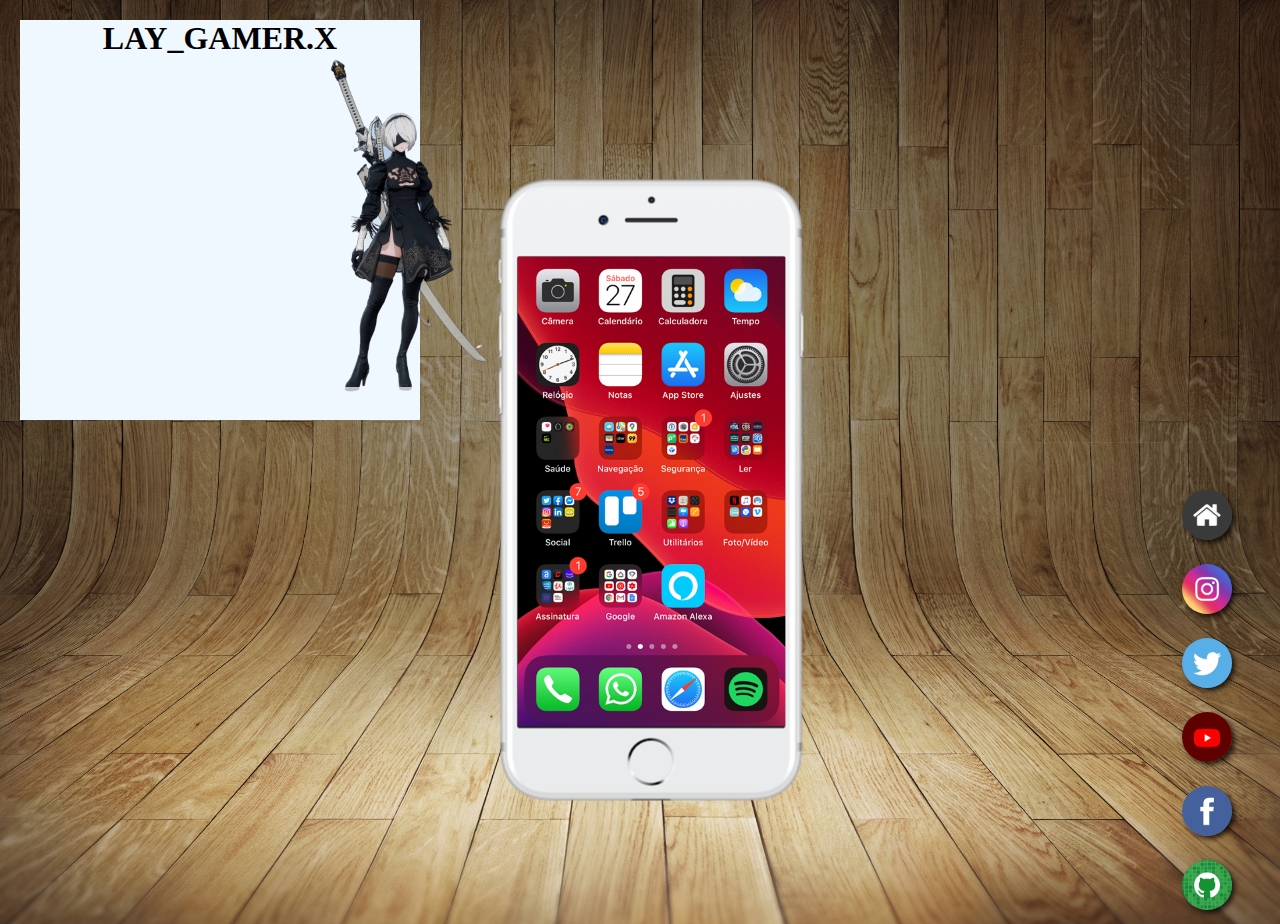
<file: desafios/rede social/index.html>
<!DOCTYPE html>
<html lang="pt-br">
<head>
    <meta charset="UTF-8">
    <meta http-equiv="X-UA-Compatible" content="IE=edge">
    <meta name="viewport" content="width=device-width, initial-scale=1.0">
    <link rel="stylesheet" href="stylo/style.css">
    <link rel="shortcut icon" href="favicon.ico" type="image/x-icon">
    <title>Rede Social</title>
</head>
<body>
    <main>
        <section>
            <div>
                <h1>LAY_GAMER.X</h1>
                <img src="imagens/laygamer.png" alt="lay_gamer.x">
            </div>
        </section>
        <section id="telefone">
            <iframe src="botõesHTML/home.html" frameborder="0" name="tela" id="tela"></iframe>
        </section>
        <section id="social">
            <a href="botõesHTML/home.html" target="tela"><img src="imagens/logo-home.jpg" alt="home"></a><br>
            <a href="botõesHTML/instagram.html" target="tela"><img src="imagens/logo-instagram.jpg" alt="instagram"></a><br>
            <a href="botõesHTML/twiter.html" target="tela"><img src="imagens/logo-twitter.jpg" alt="twiter"></a><br>
            <a href="botõesHTML/youtube.html" target="tela"><img src="imagens/logo-youtube.jpg" alt="youtube"></a><br>
            <a href="botõesHTML/facebook.html" target="tela"><img src="imagens/logo-facebook.jpg" alt="facebook"></a><br>
            <a href="botõesHTML/githob.html" target="tela"><img src="imagens/logo-github.jpg" alt="github"></a>
        </section>
    </main>
</body>
</html>
</file>
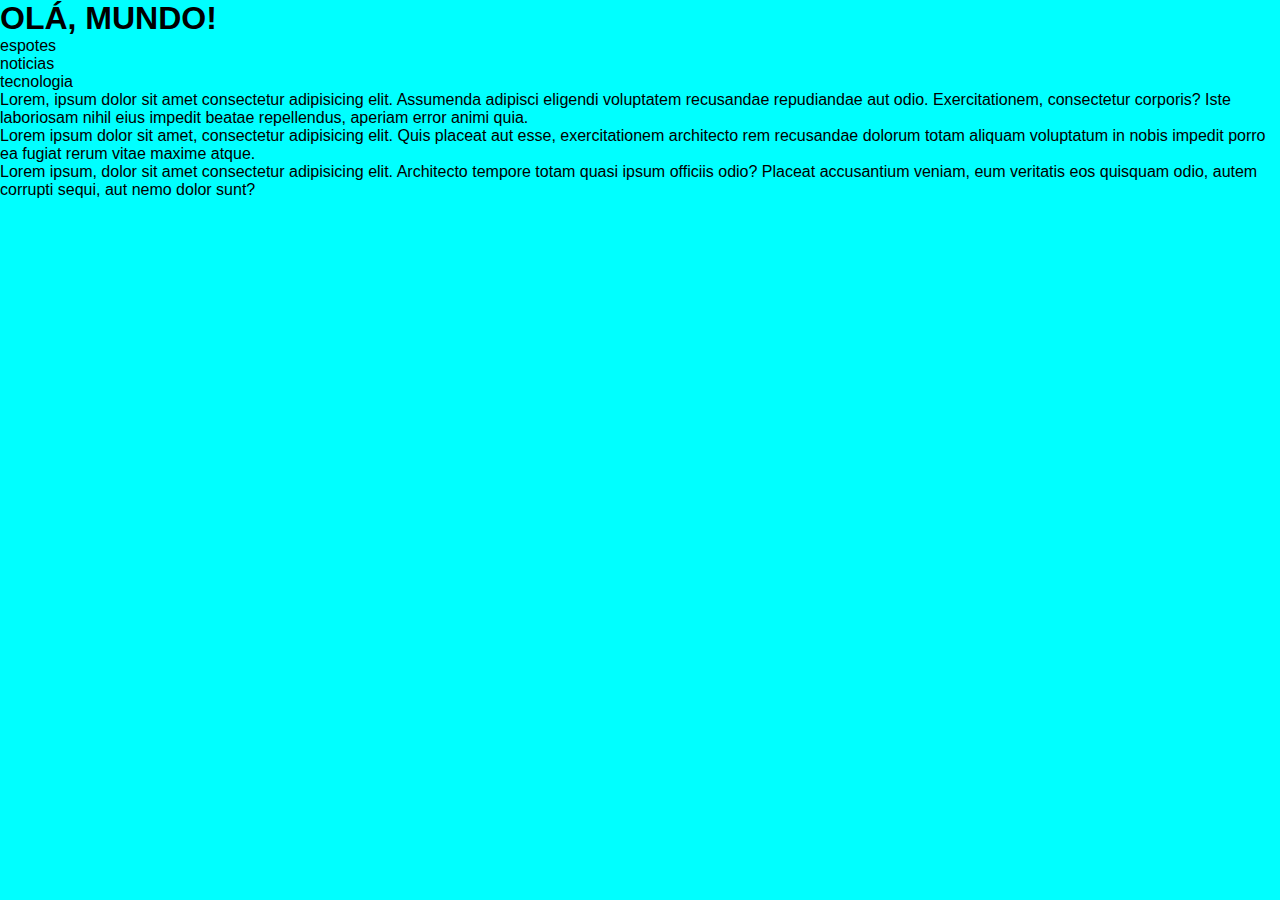
<file: exercicios/MEDIA QUERY/media01/index.html>
<!DOCTYPE html>
<html lang="pt-br">
<head>
    <meta charset="UTF-8">
    <meta http-equiv="X-UA-Compatible" content="IE=edge">
    <meta name="viewport" content="width=device-width, initial-scale=1.0">
    <title>media query</title>
    <link rel="stylesheet" href="tela.css" media="screen">
    <link rel="stylesheet" href="impressora.css" media="print">
</head>
<body>
    <header>
        <h1>OLÁ, MUNDO!</h1>
        <menu>
            <ul>
                <li>espotes</li>
                <li>noticias</li>
                <li>tecnologia</li>
            </ul>
        </menu>
    </header>
    <main>
        <article>
            <p>
                Lorem, ipsum dolor sit amet consectetur adipisicing elit. Assumenda adipisci eligendi voluptatem recusandae repudiandae aut odio. Exercitationem, consectetur corporis? Iste laboriosam nihil eius impedit beatae repellendus, aperiam error animi quia.
            </p>
            <p>
                Lorem ipsum dolor sit amet, consectetur adipisicing elit. Quis placeat aut esse, exercitationem architecto rem recusandae dolorum totam aliquam voluptatum in nobis impedit porro ea fugiat rerum vitae maxime atque.
            </p>
            <p>
                Lorem ipsum, dolor sit amet consectetur adipisicing elit. Architecto tempore totam quasi ipsum officiis odio? Placeat accusantium veniam, eum veritatis eos quisquam odio, autem corrupti sequi, aut nemo dolor sunt?
            </p>
        </article>
    </main>
</body>
</html>
</file>
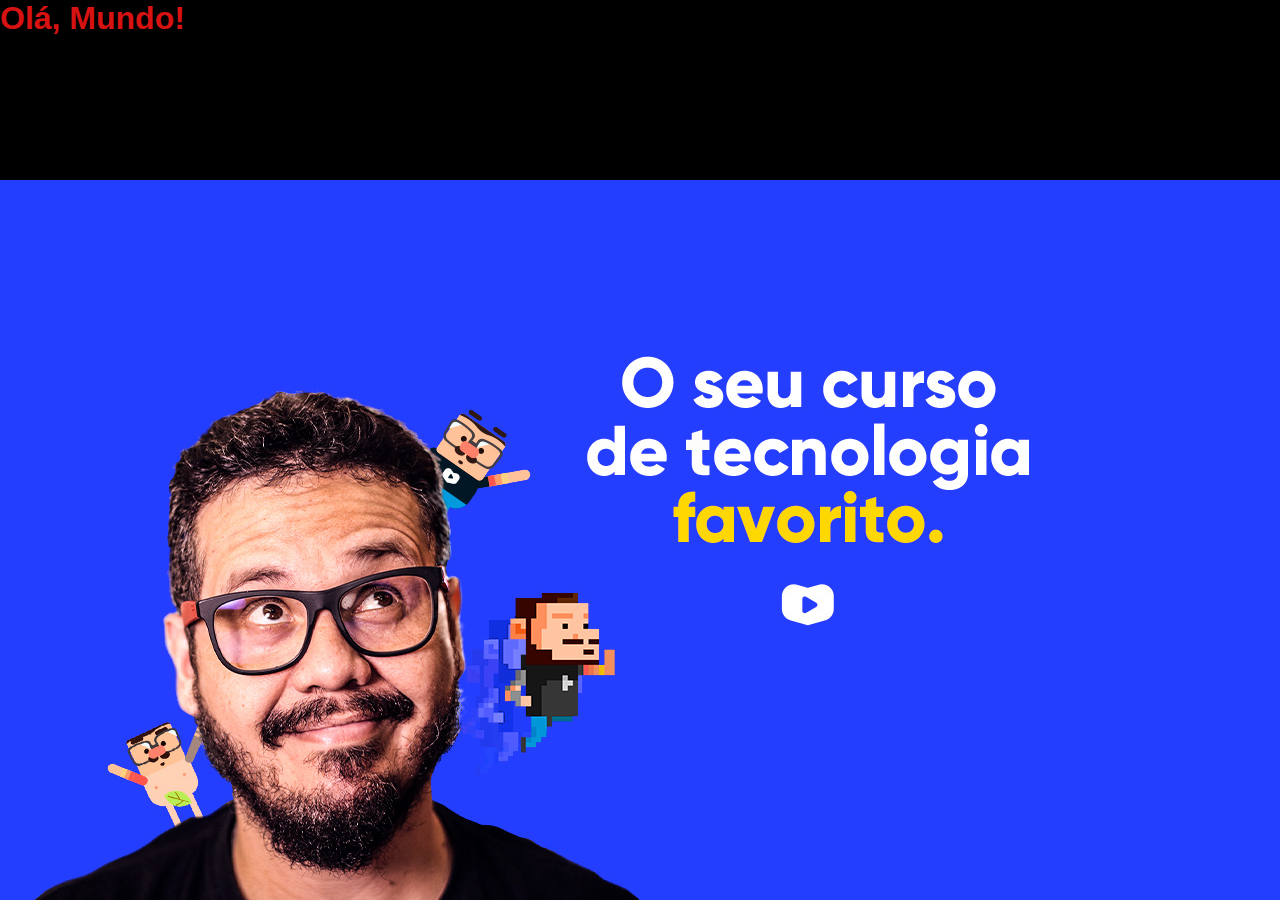
<file: exercicios/MEDIA QUERY/media02/index.html>
<!DOCTYPE html>
<html lang="pt-br">
<head>
    <meta charset="UTF-8">
    <meta http-equiv="X-UA-Compatible" content="IE=edge">
    <meta name="viewport" content="width=device-width, initial-scale=1.0">
    <title>meidia query</title>
    <link rel="stylesheet" href="style.css" media="all">
    <link rel="stylesheet" href="empe.css" media="screen and (orientation: portrait)">
    <link rel="stylesheet" href="deitado.css" media="screen and (orientation: landscape)">
</head>
<body>
    <h1>Olá, Mundo!</h1>
</body>
</html>
</file>
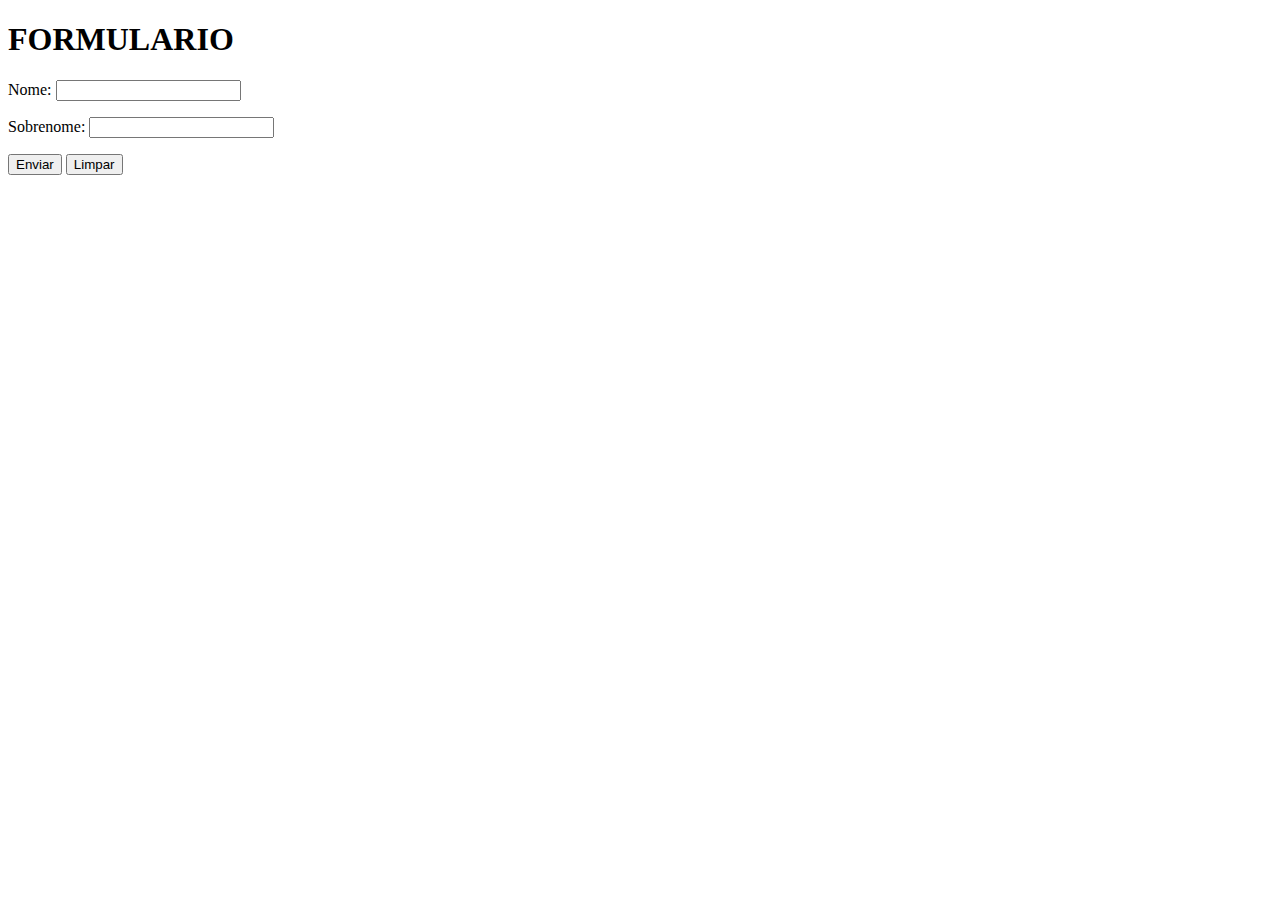
<file: exercicios/FORMULARIOS/form01.html>
<!DOCTYPE html>
<html lang="pt-br">
<head>
    <meta charset="UTF-8">
    <meta http-equiv="X-UA-Compatible" content="IE=edge">
    <meta name="viewport" content="width=device-width, initial-scale=1.0">
    <title>form01</title>
</head>
<body>
    <h1>FORMULARIO</h1>
    <form action="cadastro.php" method="post" autocomplete="off">
        <p><label for="inome">Nome:</label> <input type="text" name="nome" id="inome"></p>
        <p><label for="isobre">Sobrenome:</label> <input type="text" name="sobre" id="isobre"></p>
        <input type="submit" value="Enviar">
        <input type="reset" value="Limpar">
    </form>
</body>
</html>
</file>
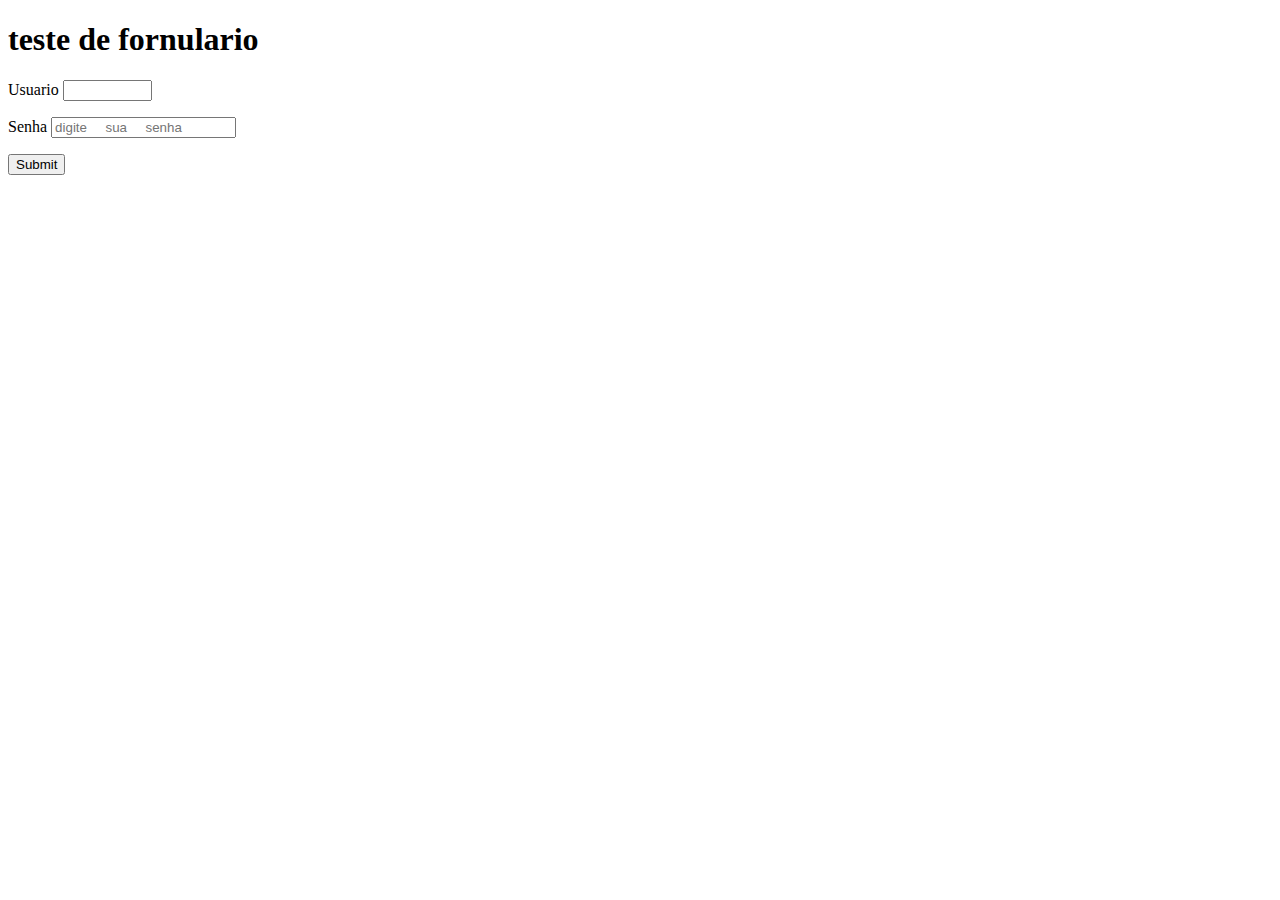
<file: exercicios/FORMULARIOS/form02.html>
<!DOCTYPE html>
<html lang="pt-br">
<head>
    <meta charset="UTF-8">
    <meta http-equiv="X-UA-Compatible" content="IE=edge">
    <meta name="viewport" content="width=device-width, initial-scale=1.0">
    <title>Document</title>
</head>
<body>
    <h1>teste de fornulario</h1>
    <form action="cadastro.php" method="get" autocomplete="on">
        <p>
            <label for="iusu">Usuario</label>
            <input type="text" name="usu" id="iusu" required minlength="8" size="8" autocomplete="username">

        </p>
        <p>
            <label for="isen">Senha</label>
            <input type="password" name="sen" id="isen" required maxlength="9" placeholder="digite     sua     senha">
        </p>
        <input type="submit">
    </form>
</body>
</html>
</file>
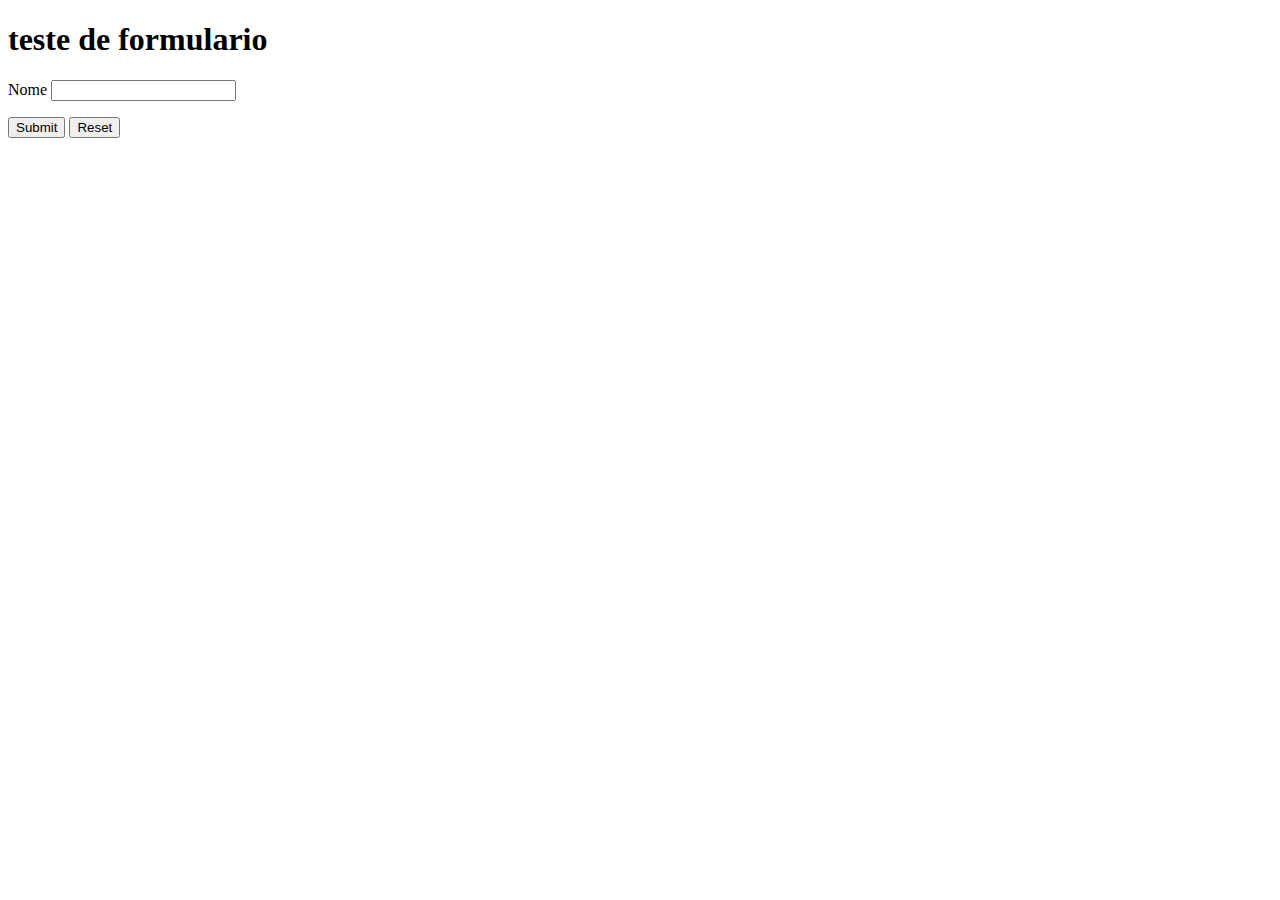
<file: exercicios/FORMULARIOS/form03.html>
<!DOCTYPE html>
<html lang="pt-br">
<head>
    <meta charset="UTF-8">
    <meta http-equiv="X-UA-Compatible" content="IE=edge">
    <meta name="viewport" content="width=device-width, initial-scale=1.0">
    <title>Document</title>
</head>
<body>
    <h1>teste de formulario</h1>
    <form action="cadastro.php" method="post">
        <p>
            <label for="inome">Nome</label>
            <input type="text" name="nome" id="inome">
        </p>
        <p>
            <label for=""></label>
        </p>


        <input type="submit">
        <input type="reset">
    </form>
</body>
</html>
</file>
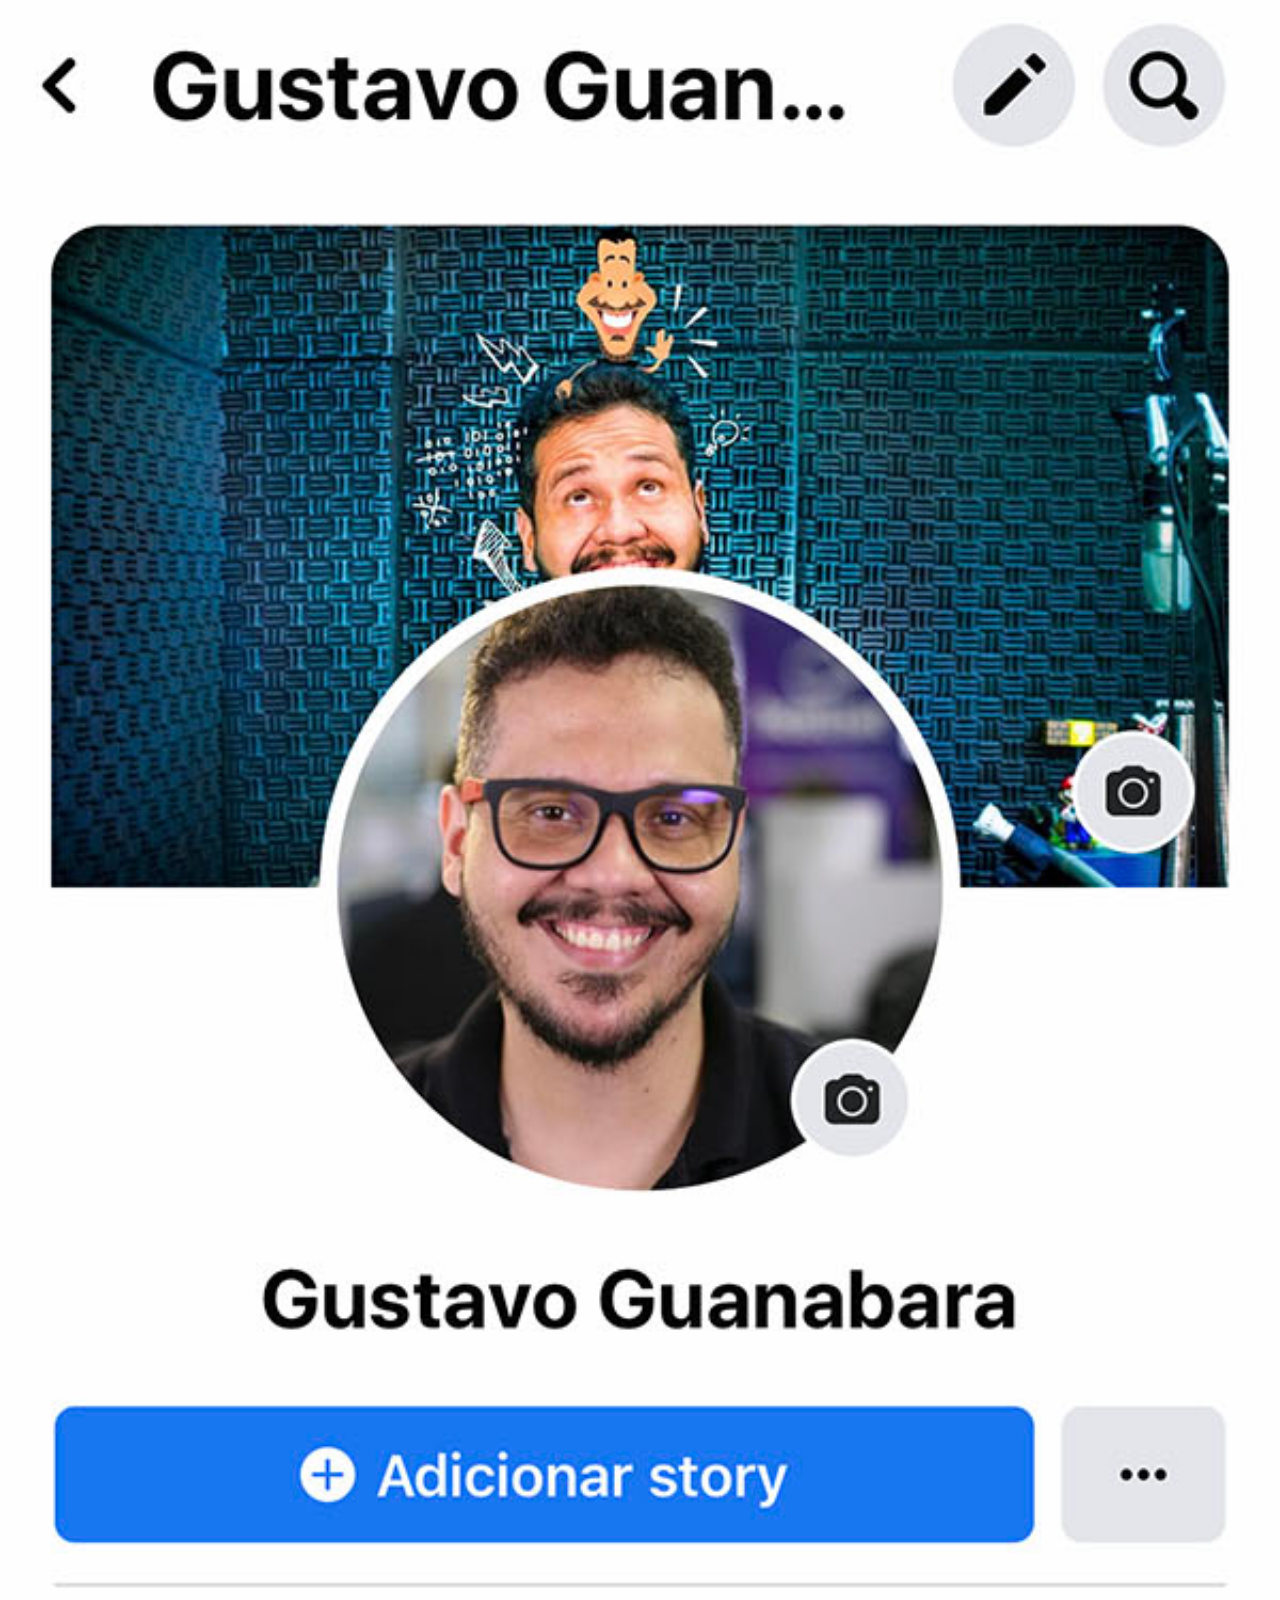
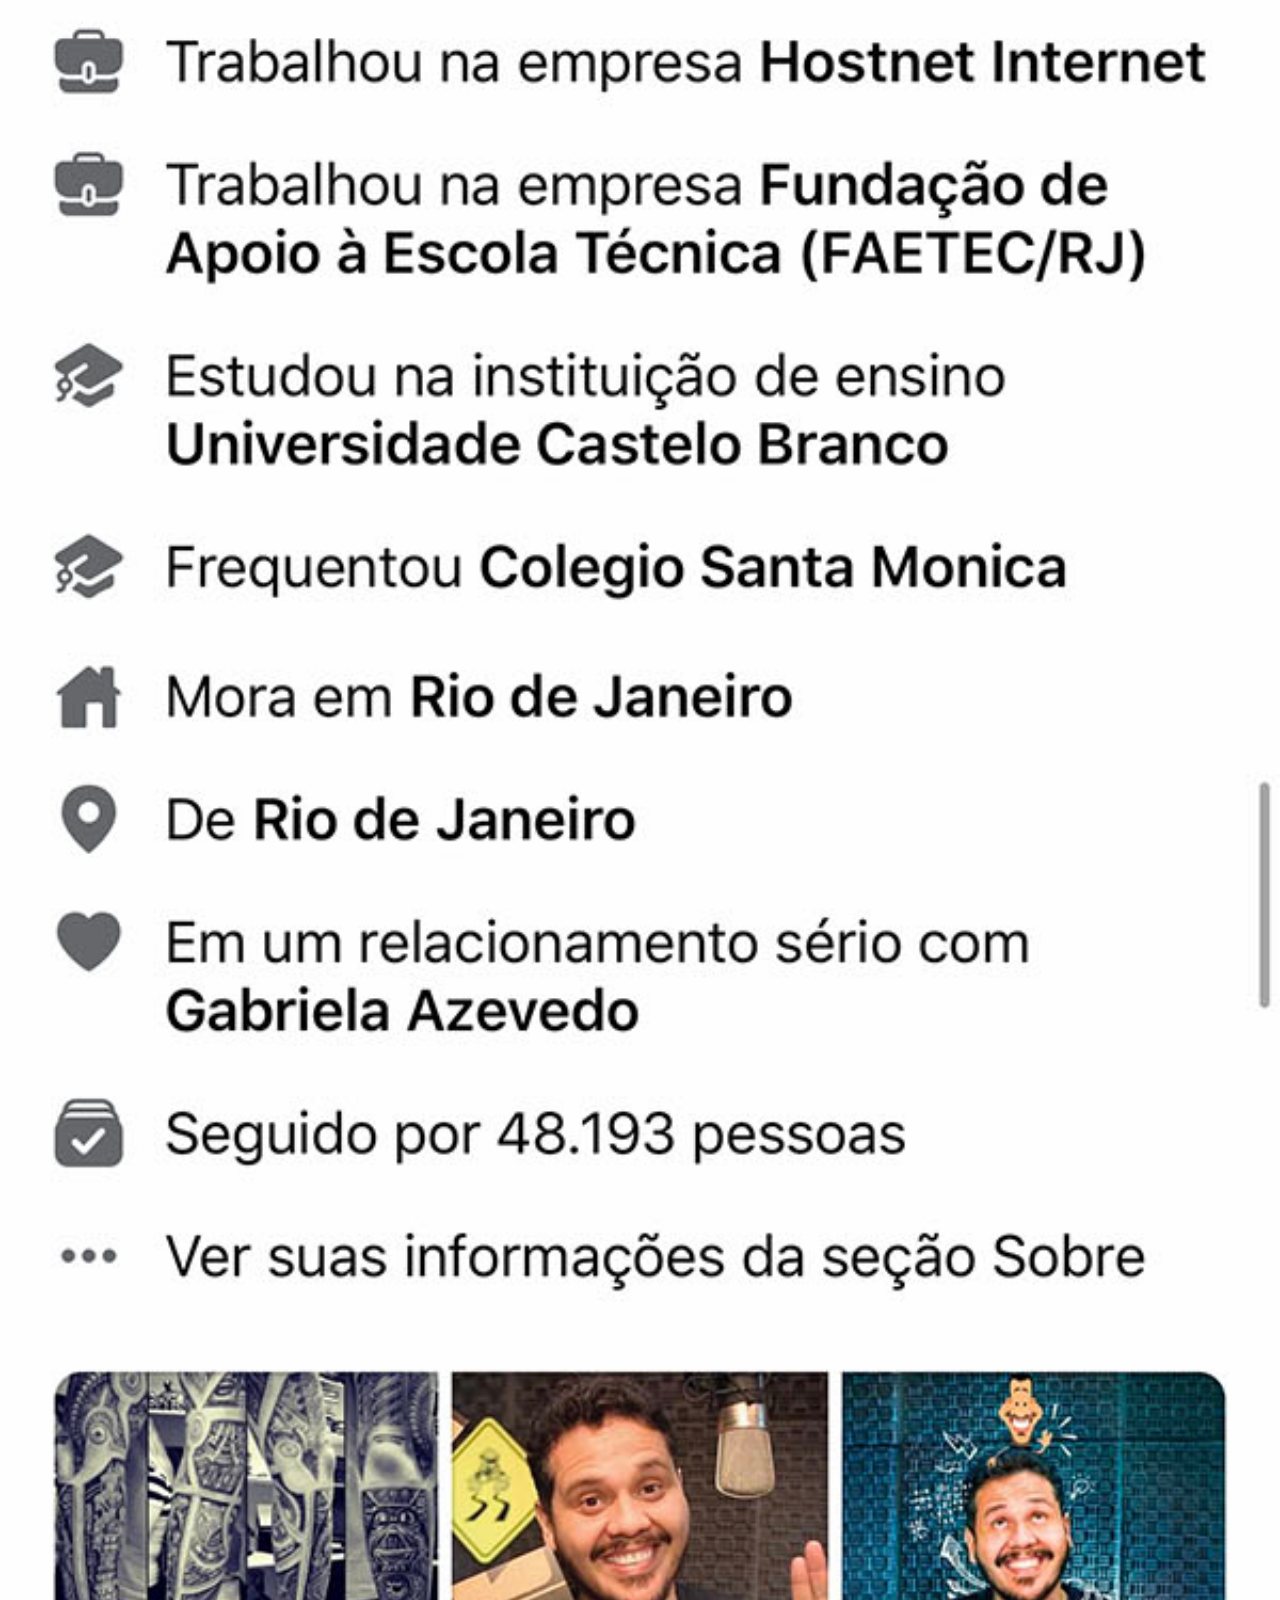
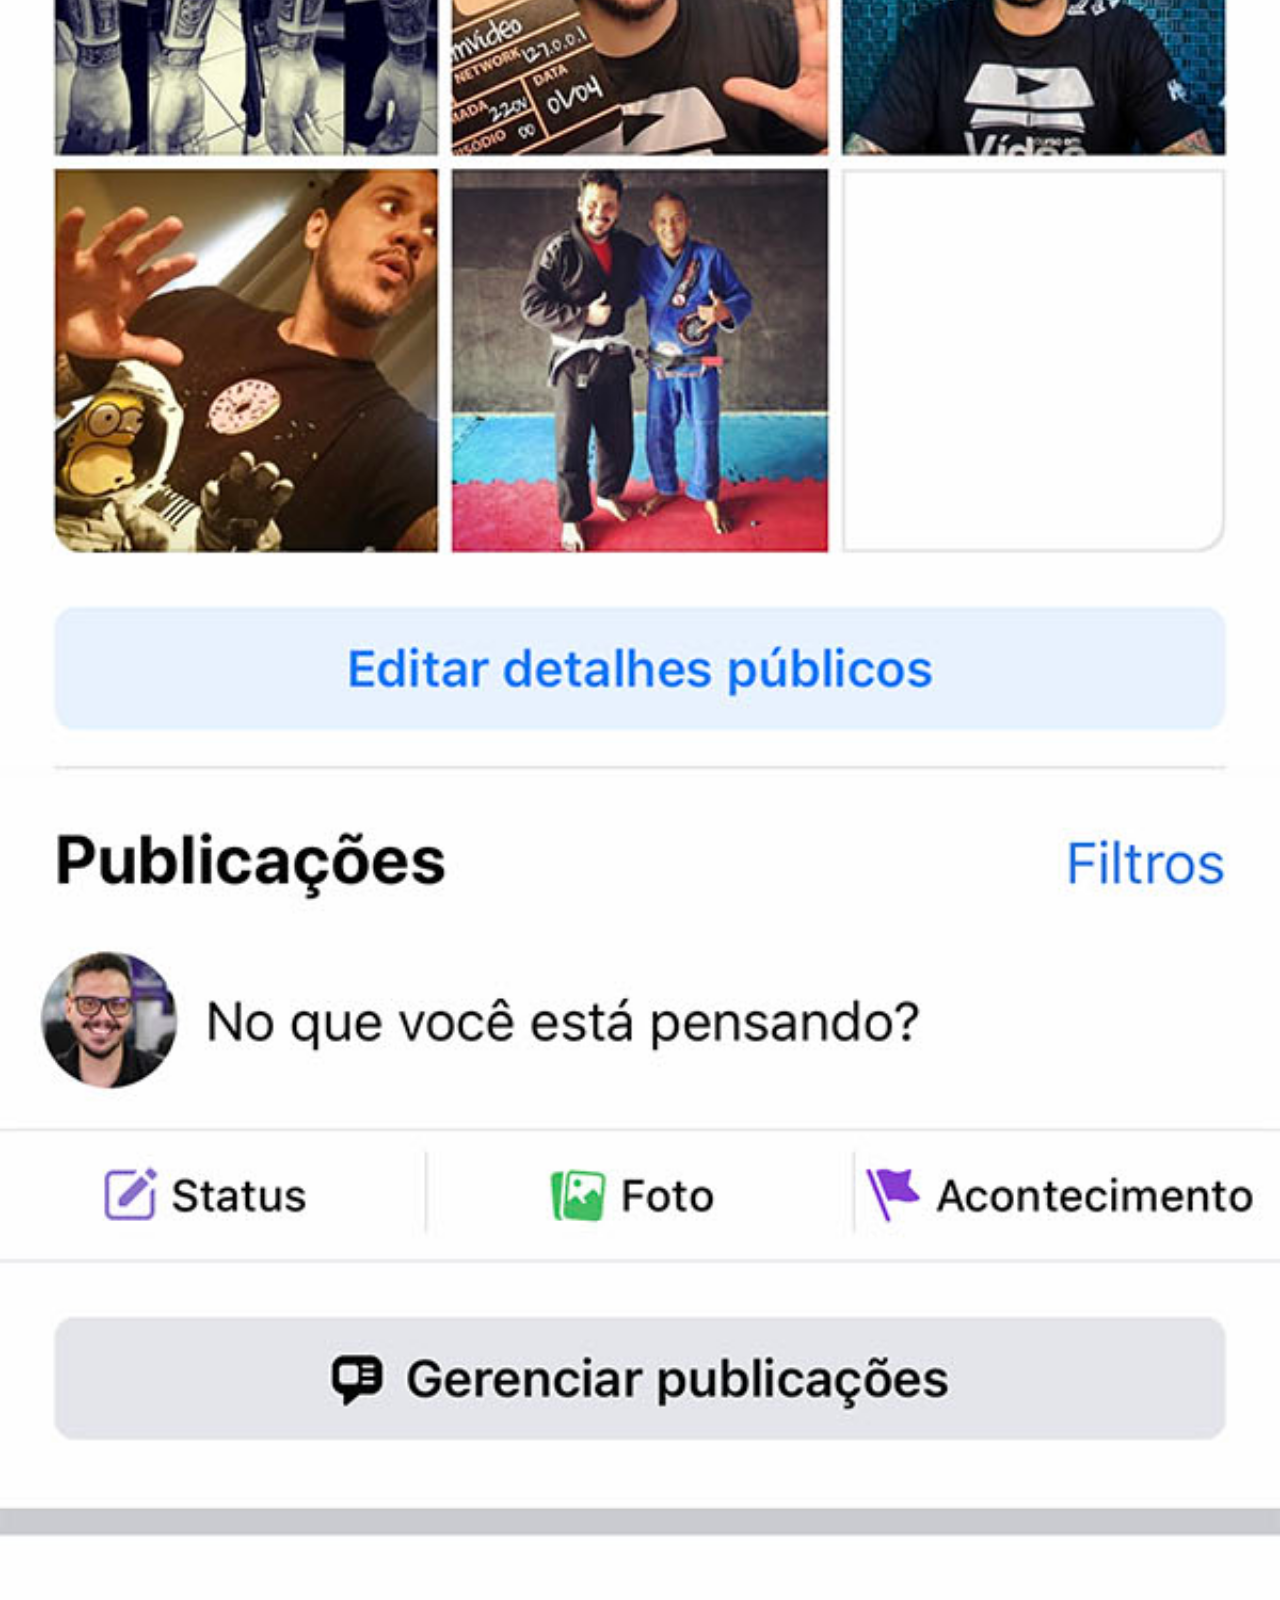
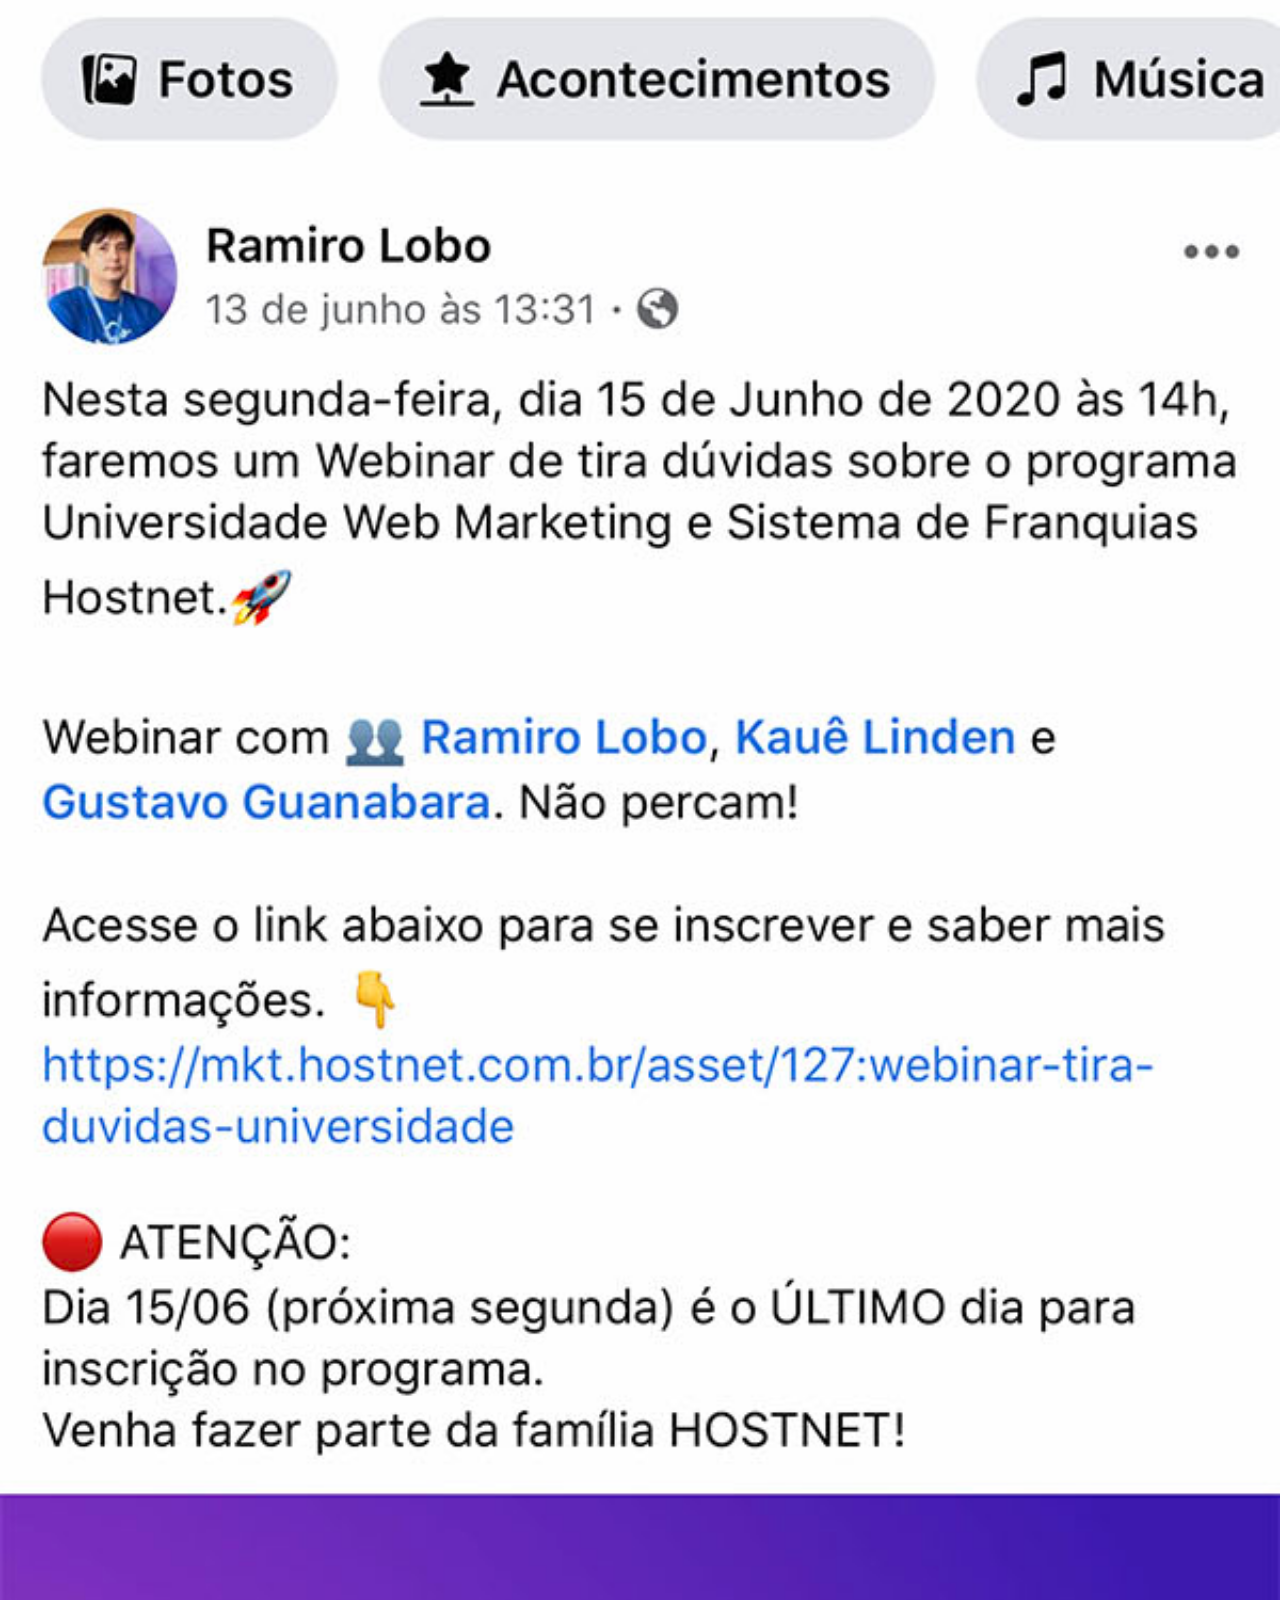
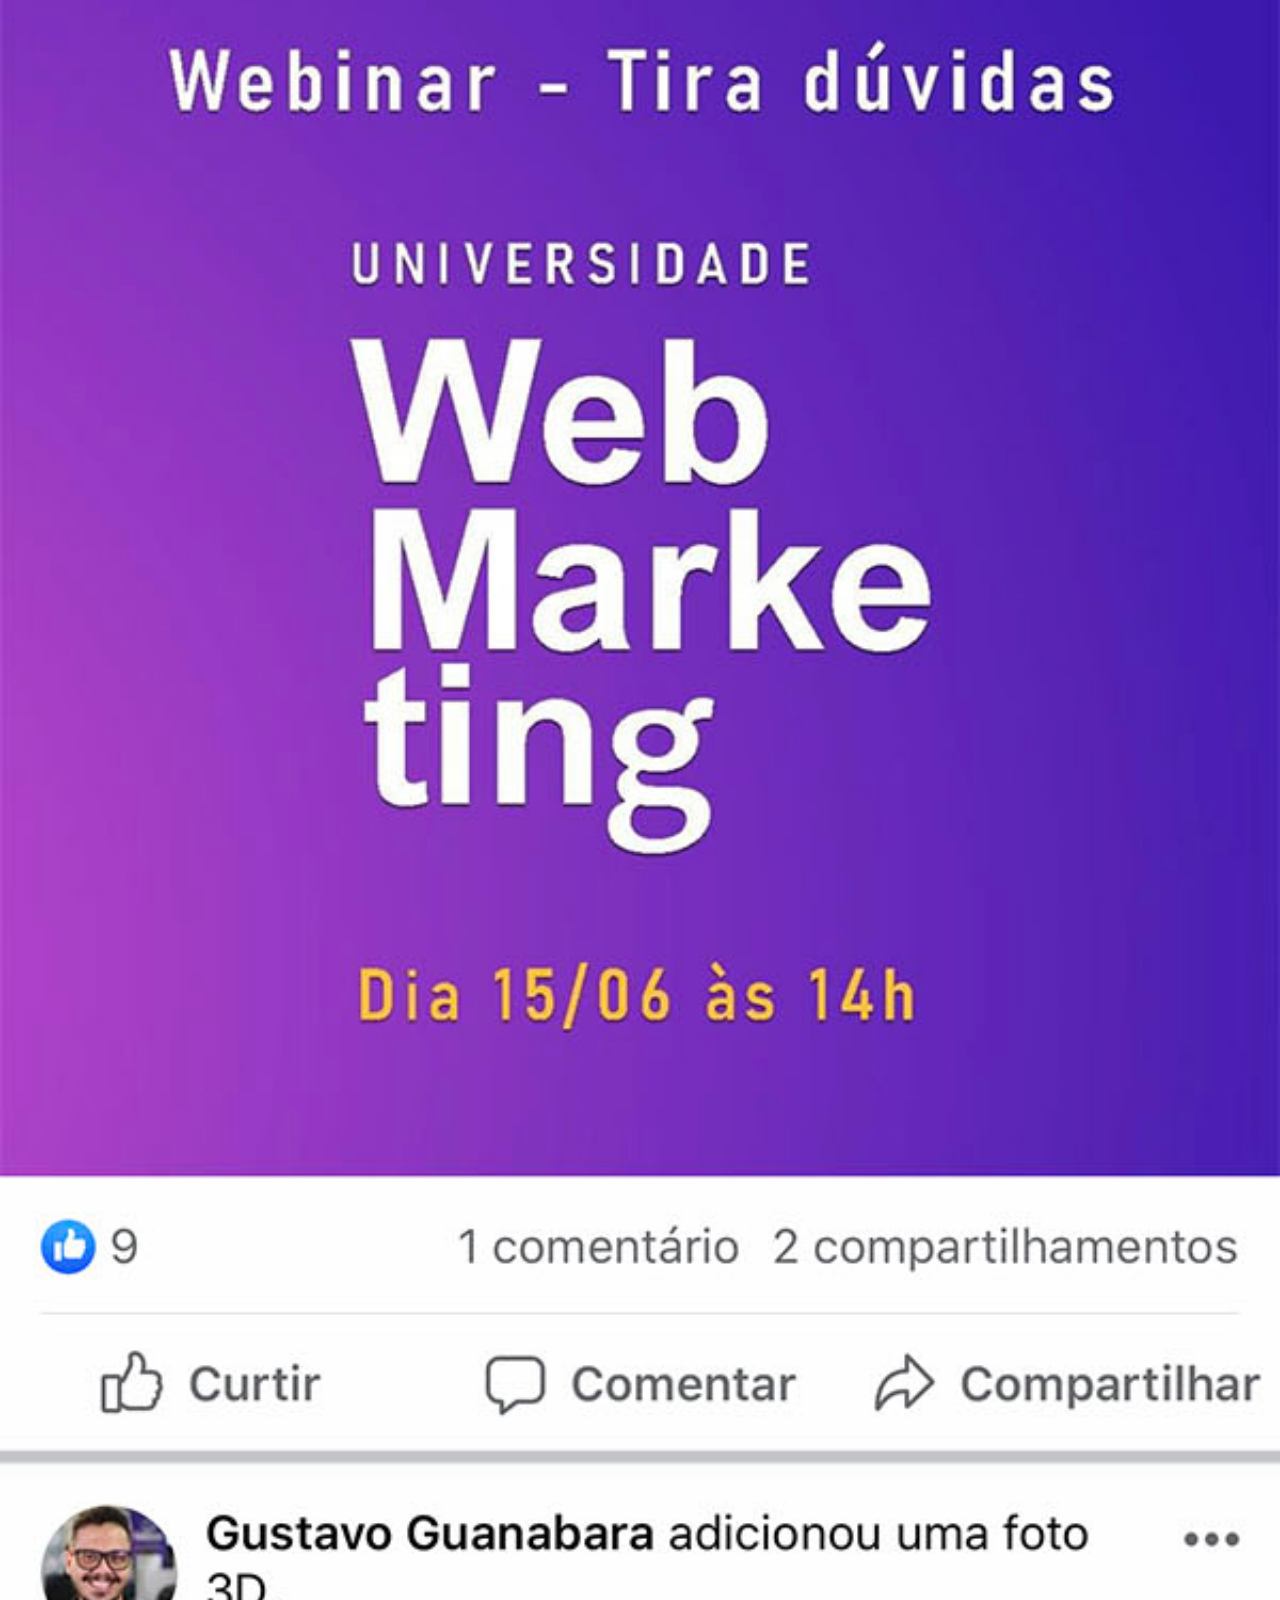
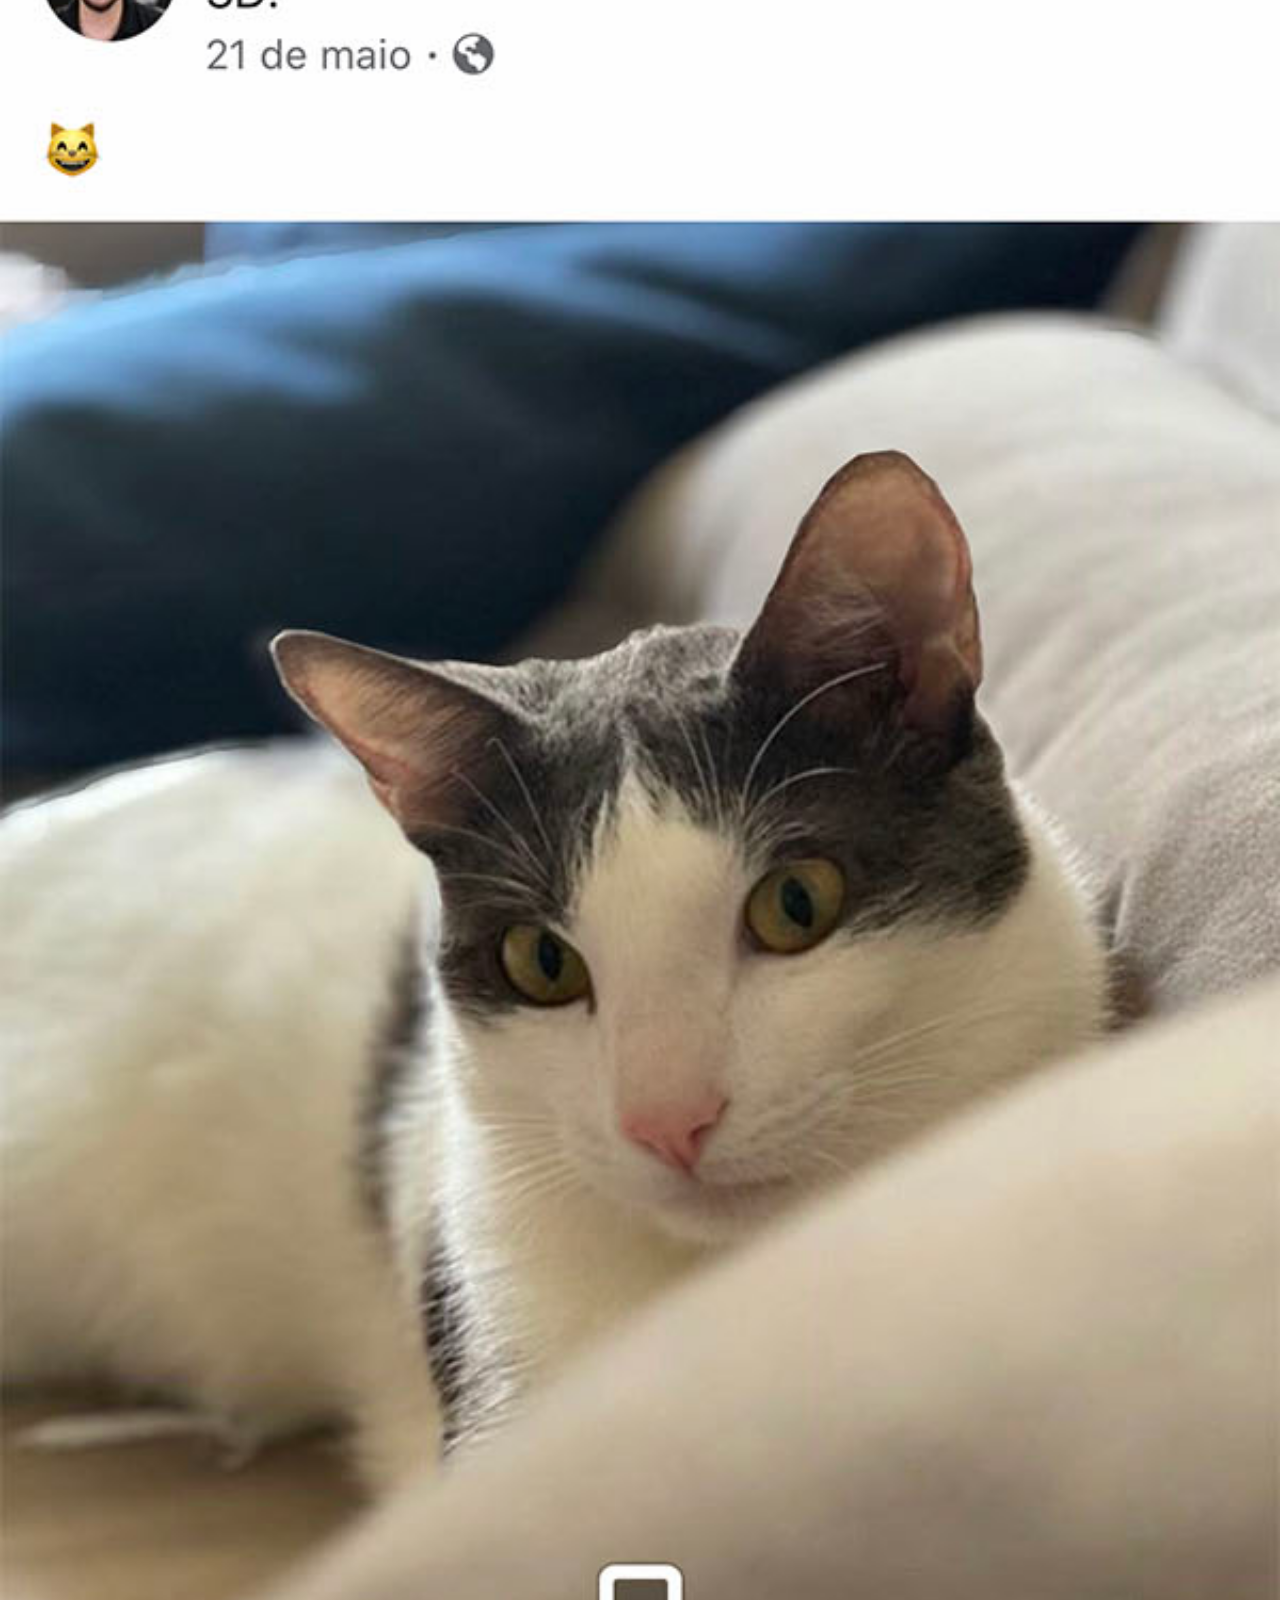
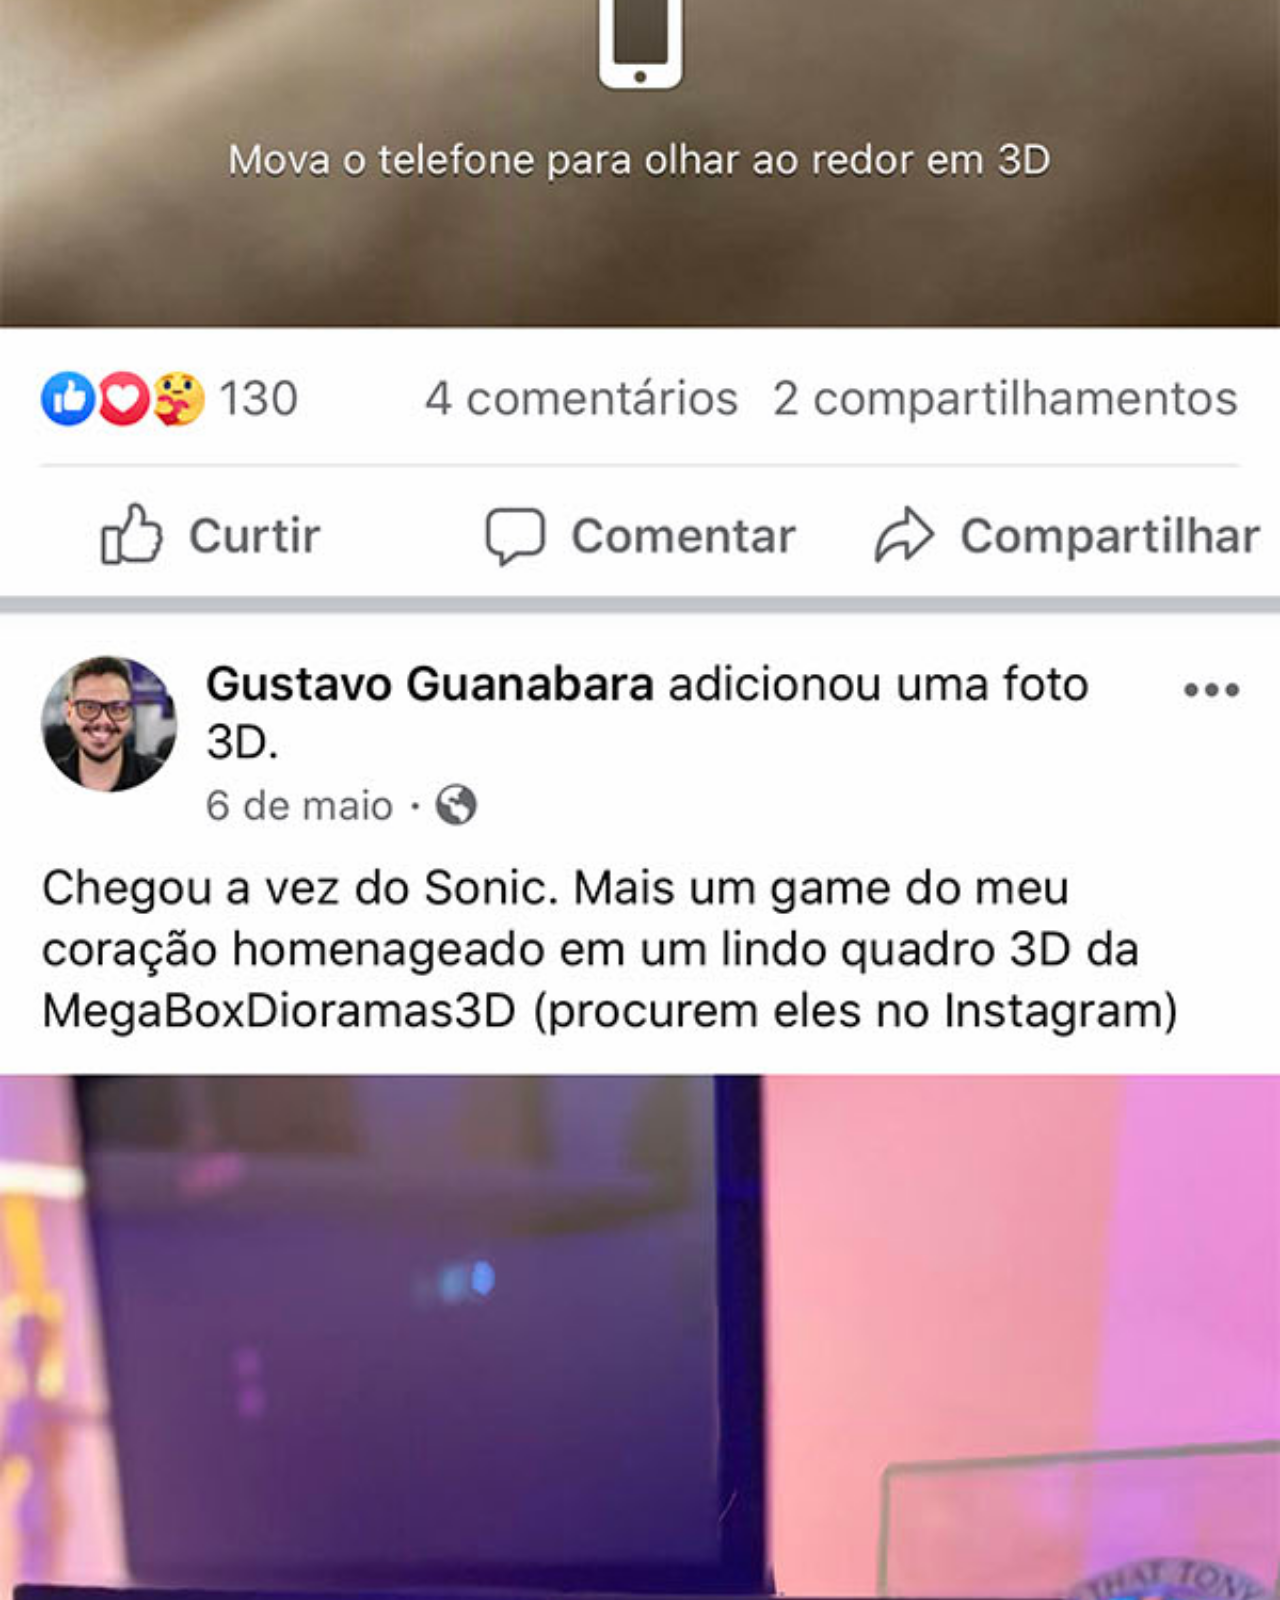
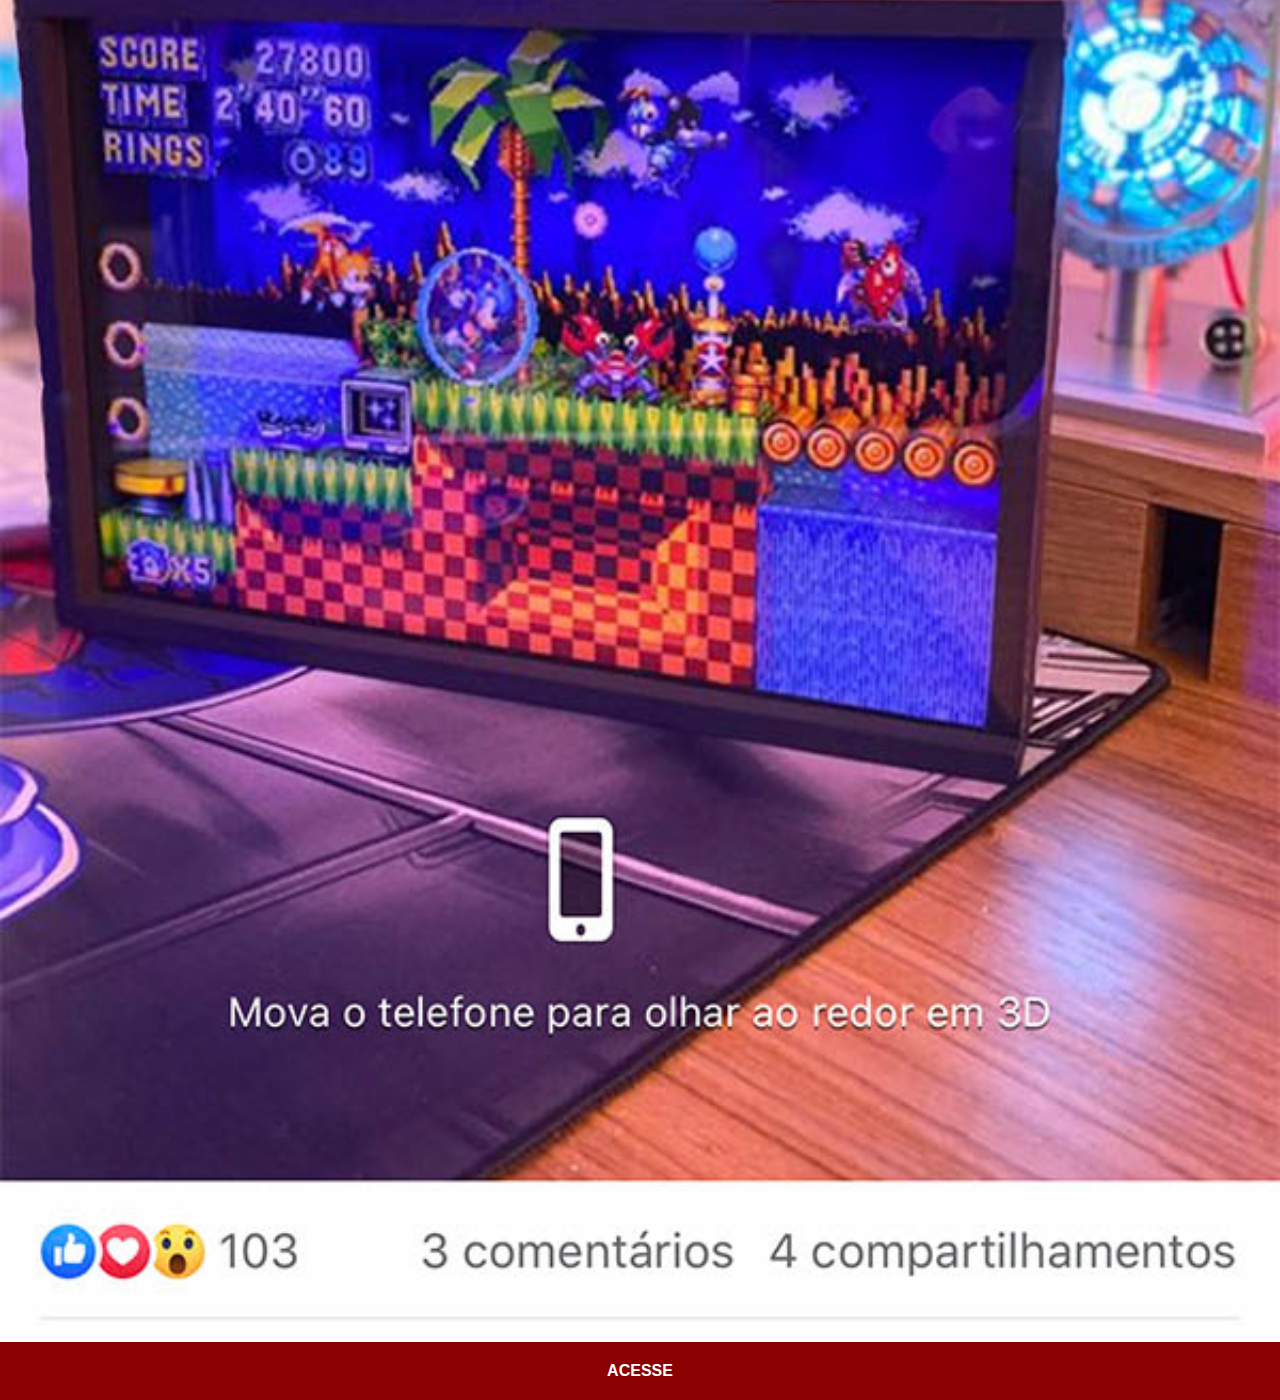
<file: desafios/rede social/botõesHTML/facebook.html>
<!DOCTYPE html>
<html lang="pt-br">
<head>
    <meta charset="UTF-8">
    <meta http-equiv="X-UA-Compatible" content="IE=edge">
    <meta name="viewport" content="width=device-width, initial-scale=1.0">
    <link rel="stylesheet" href="../stylo/social.css">
    <title>INSTAGRAM</title>
</head>
<body>
    <img src="../imagens/tela-facebook.jpg" alt="">
    <a href="https://www.facebook.com/marcosvg12" target="_blank">ACESSE</a>
</body>
</html>
</file>
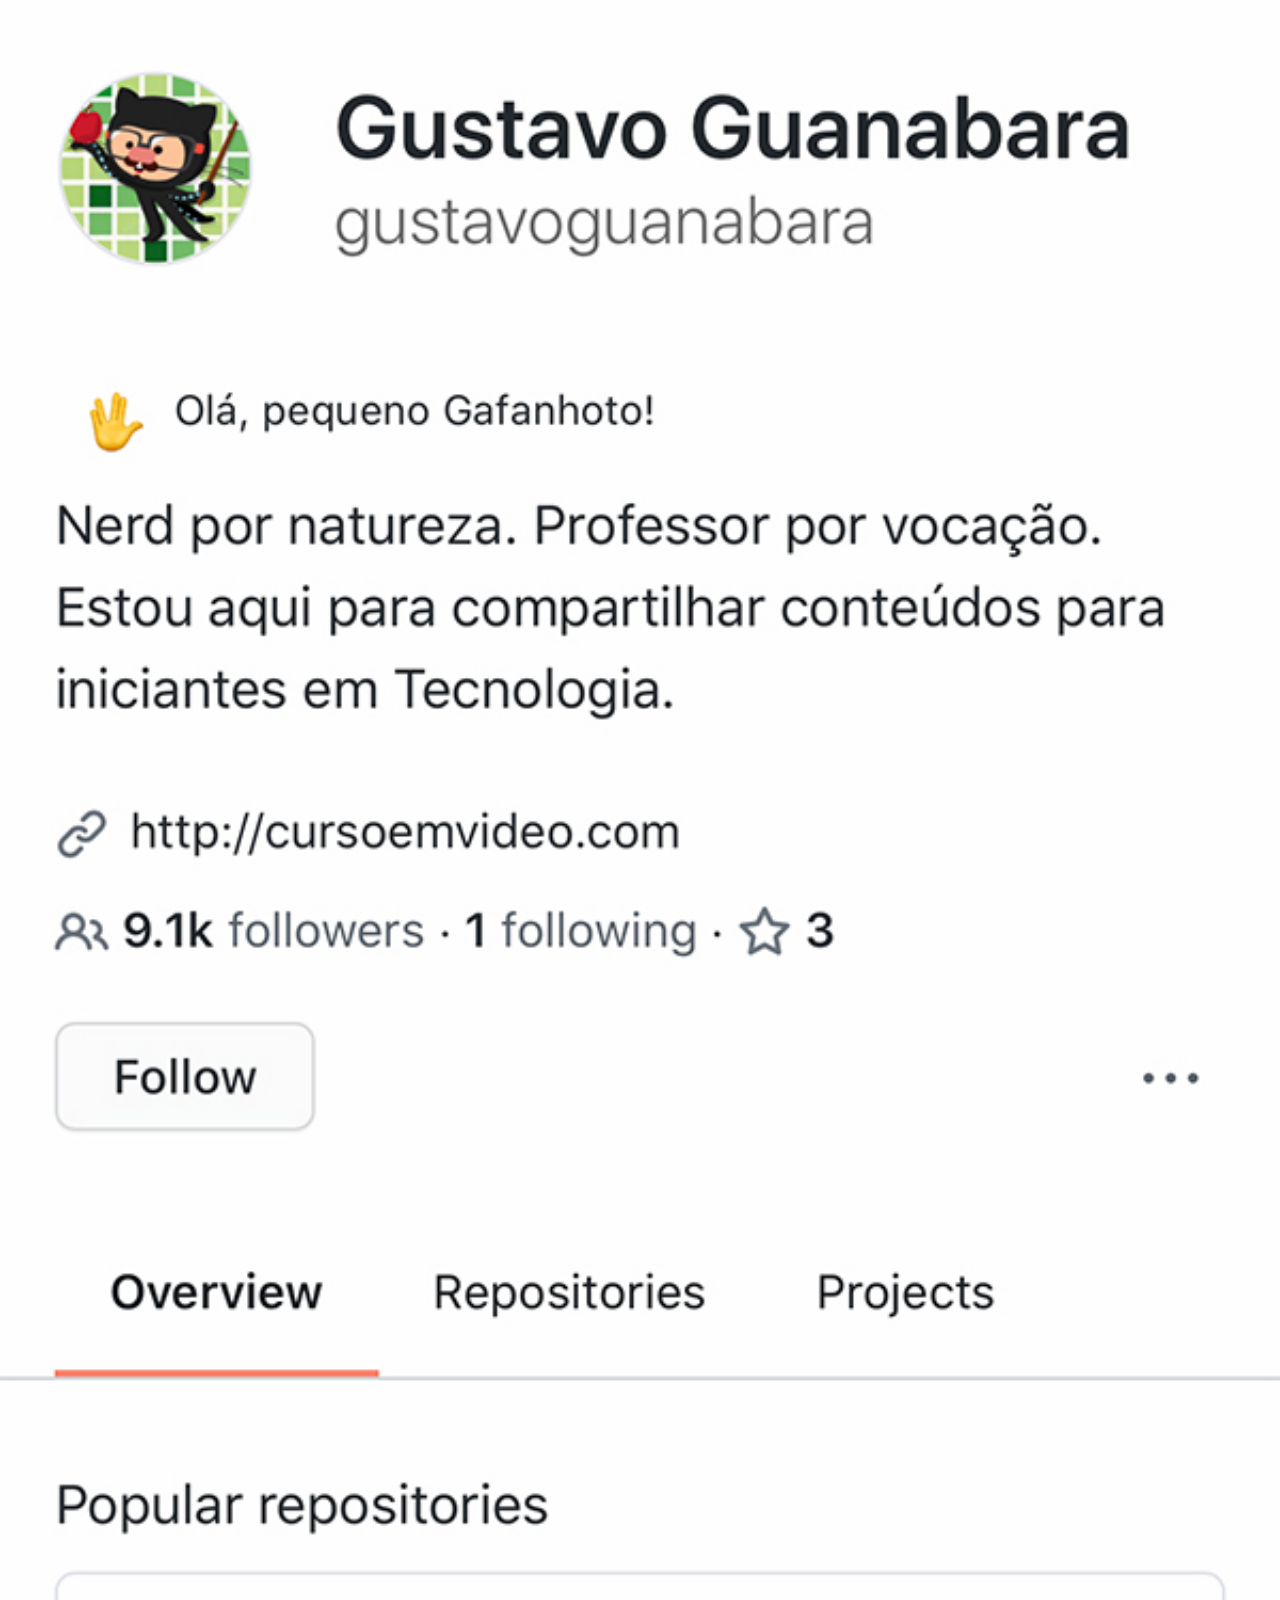
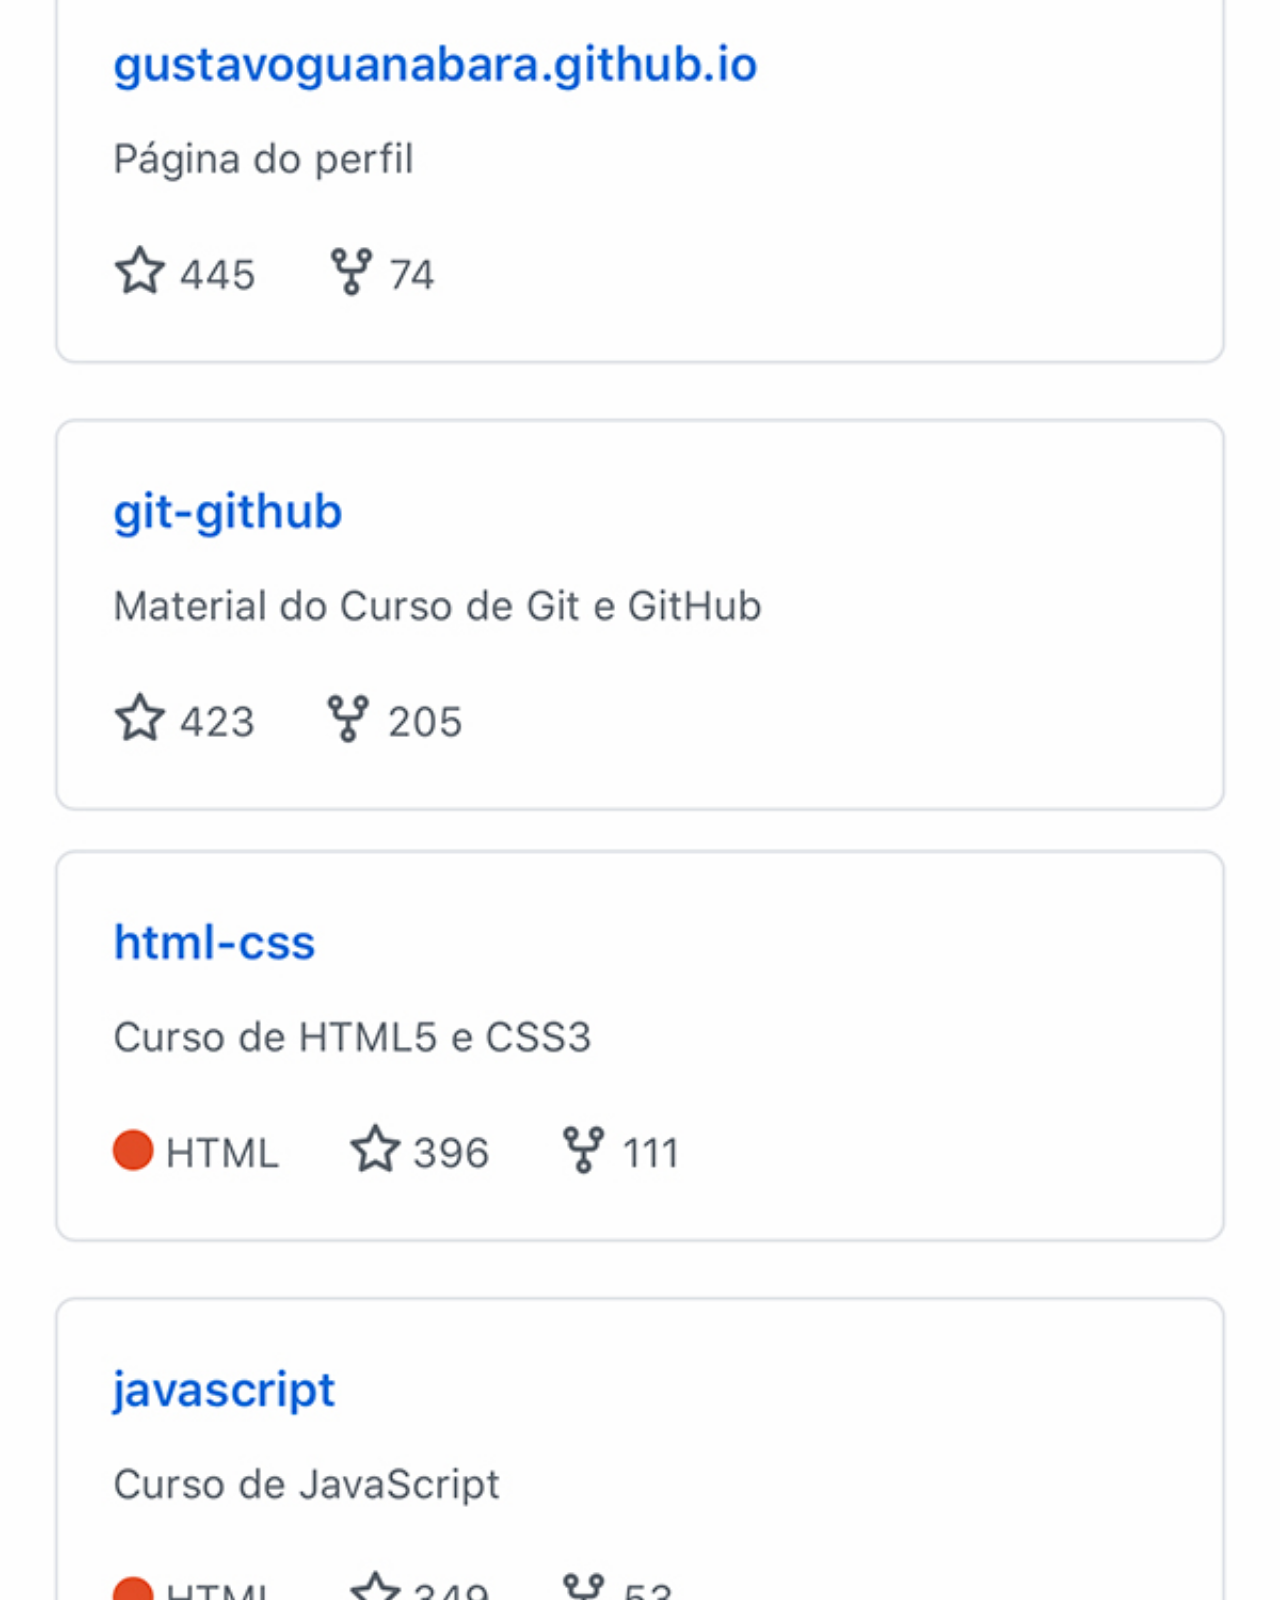
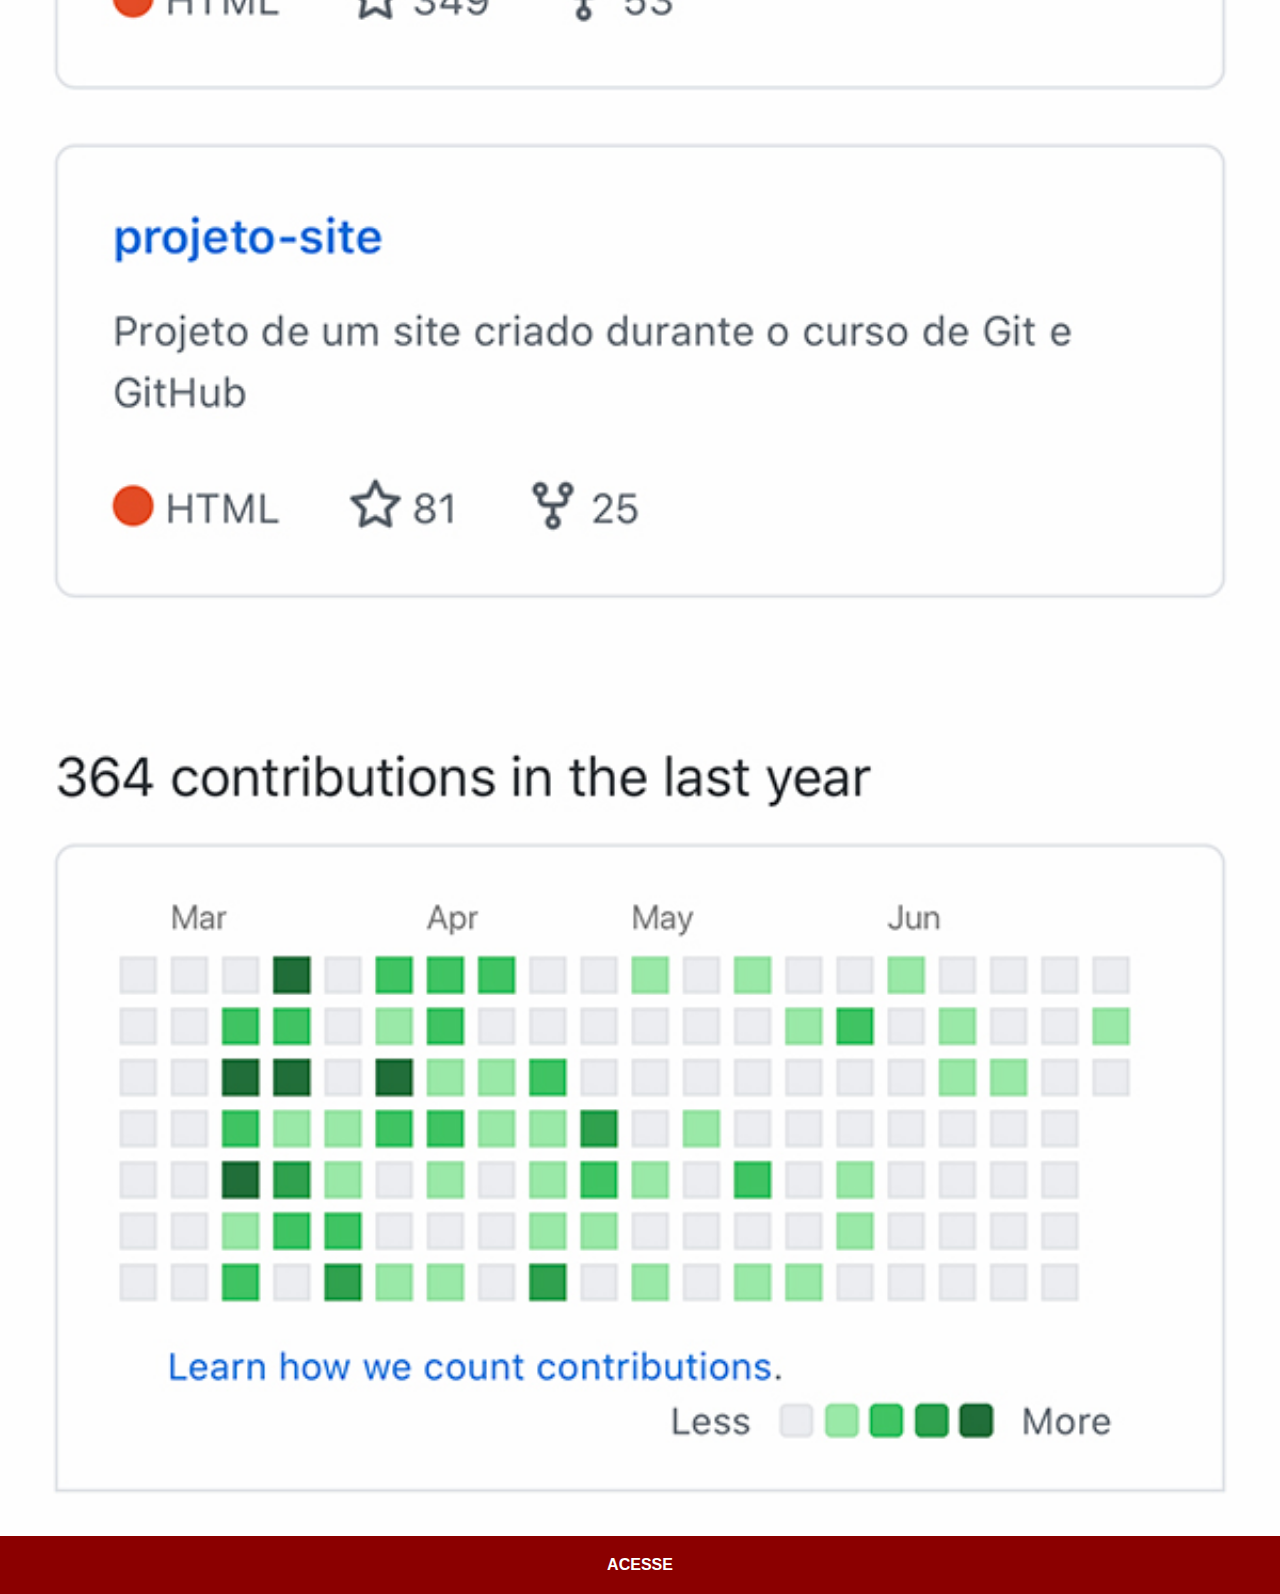
<file: desafios/rede social/botõesHTML/githob.html>
<!DOCTYPE html>
<html lang="pt-br">
<head>
    <meta charset="UTF-8">
    <meta http-equiv="X-UA-Compatible" content="IE=edge">
    <meta name="viewport" content="width=device-width, initial-scale=1.0">
    <link rel="stylesheet" href="../stylo/social.css">
    <title>INSTAGRAM</title>
</head>
<body>
    <img src="../imagens/tela-github.jpg" alt="">
    <a href="https://github.com/marcosvg12" target="_blank">ACESSE</a>
</body>
</html>
</file>
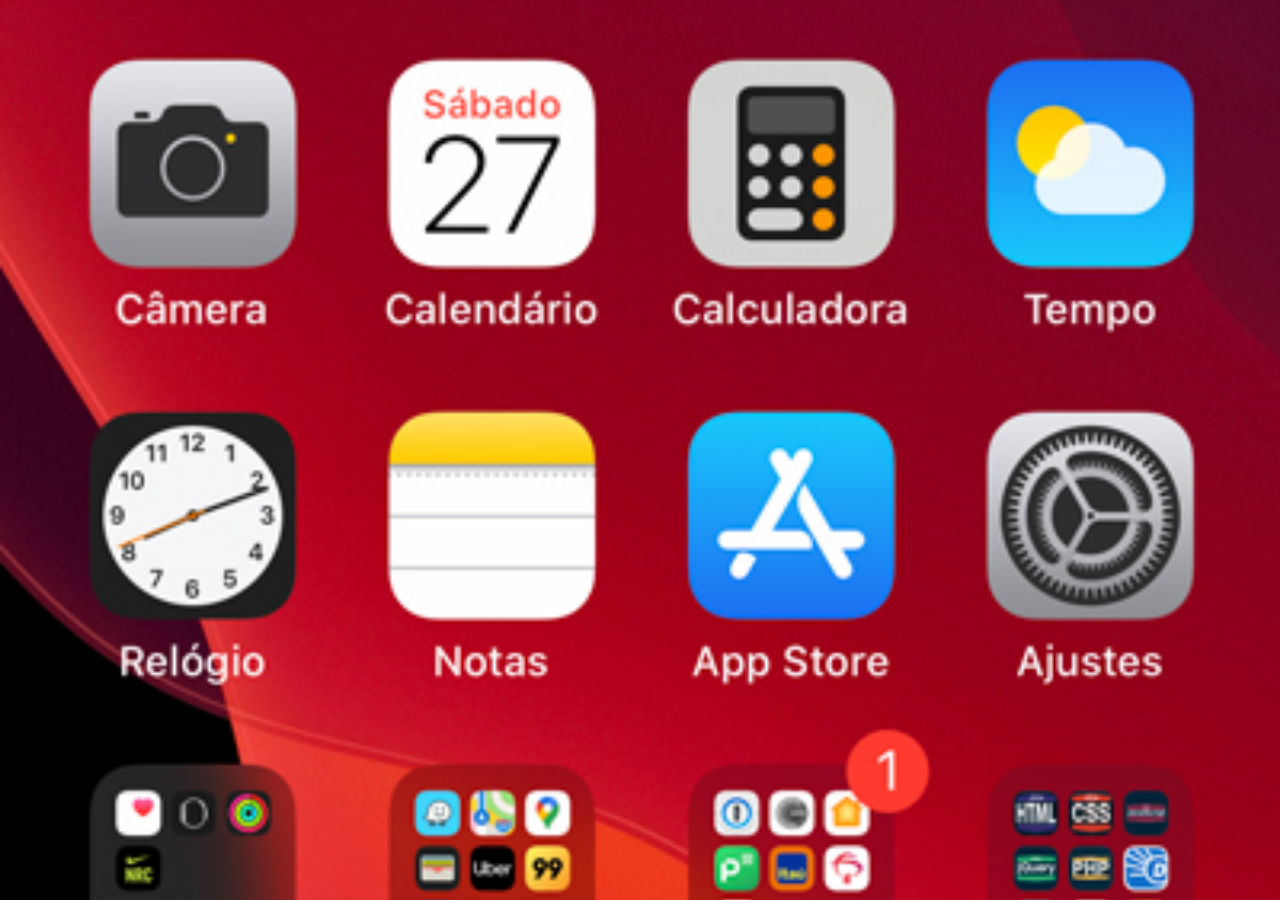
<file: desafios/rede social/botõesHTML/home.html>
<!DOCTYPE html>
<html lang="pt-br">
<head>
    <meta charset="UTF-8">
    <meta http-equiv="X-UA-Compatible" content="IE=edge">
    <meta name="viewport" content="width=device-width, initial-scale=1.0">
    <title>home</title>
</head>
    <style>
        * {
            margin: 0px;
            padding: 0px;
        }
        body {
            width: 100vw;
            height: 100vh;
            background: url('../imagens/tela-home.jpg') no-repeat top center;
            background-size: cover;
        }
    </style>
<body>
    
</body>
</html>
</file>
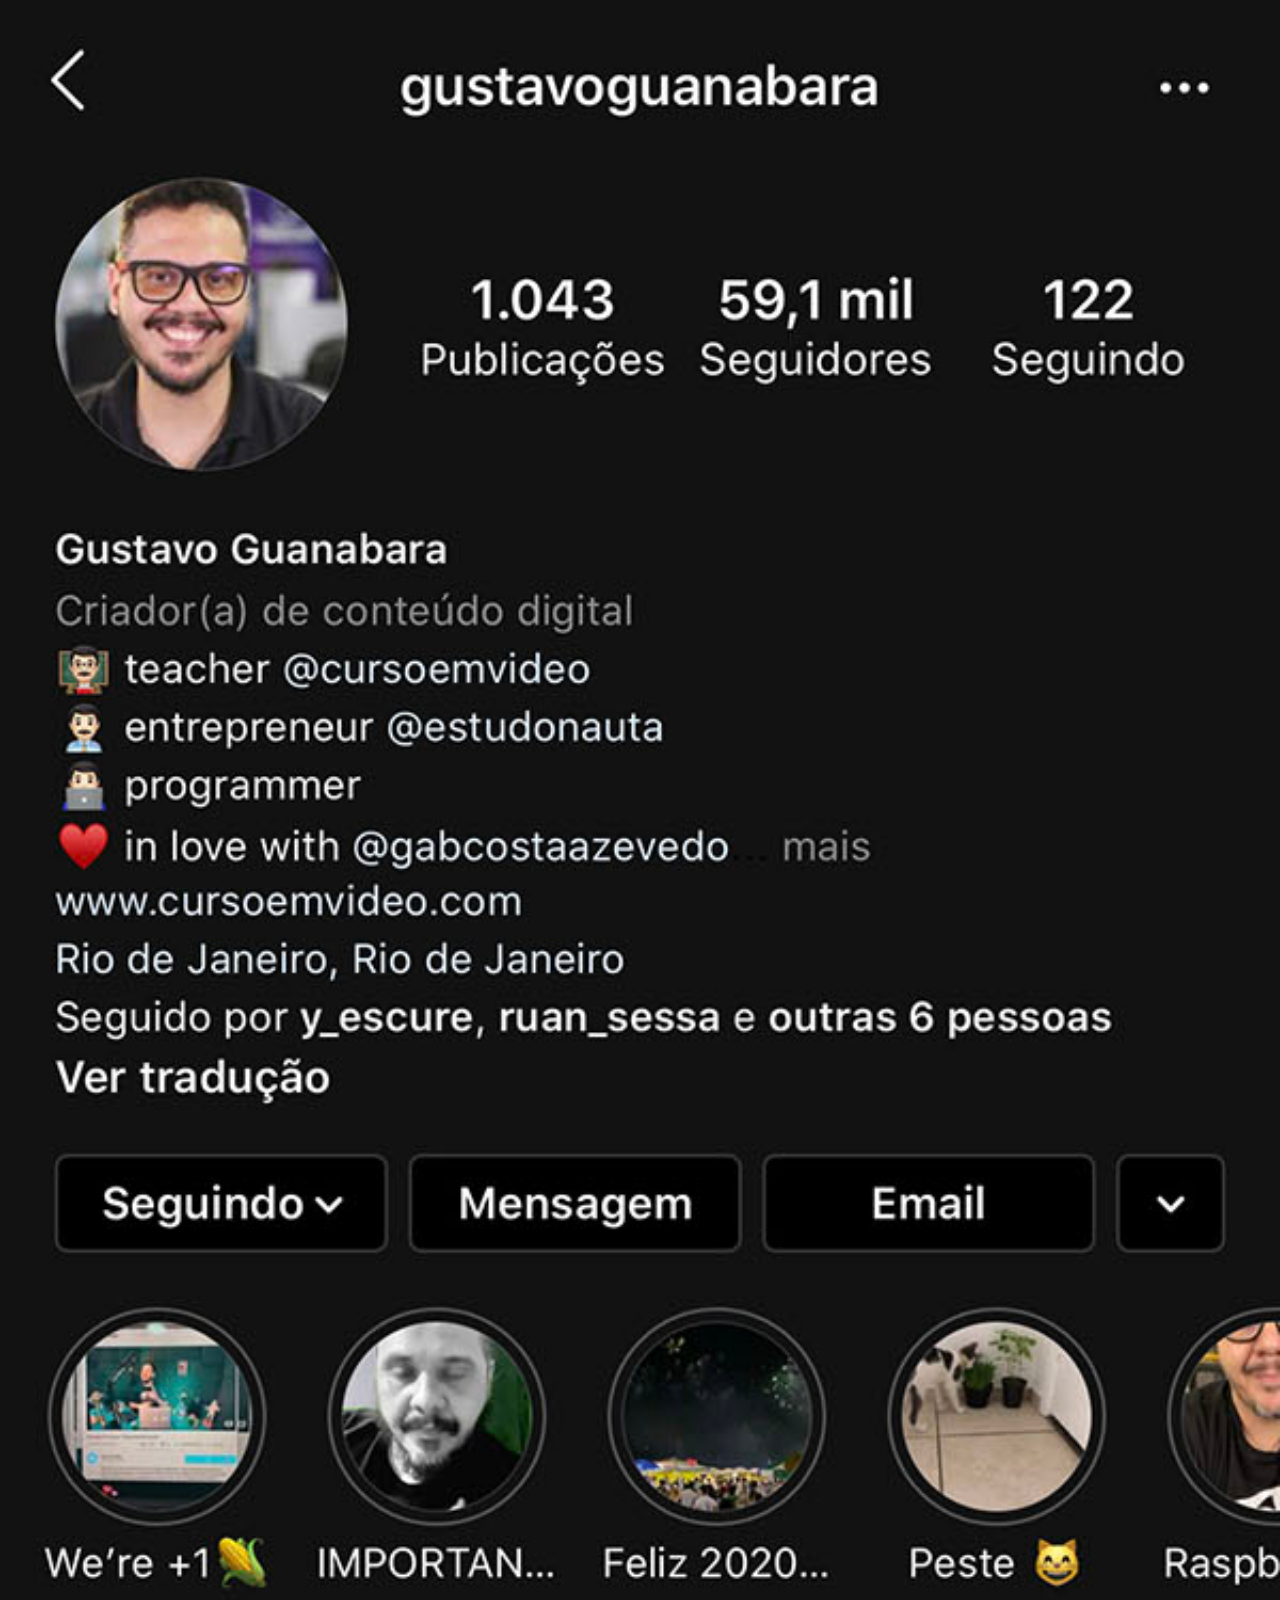
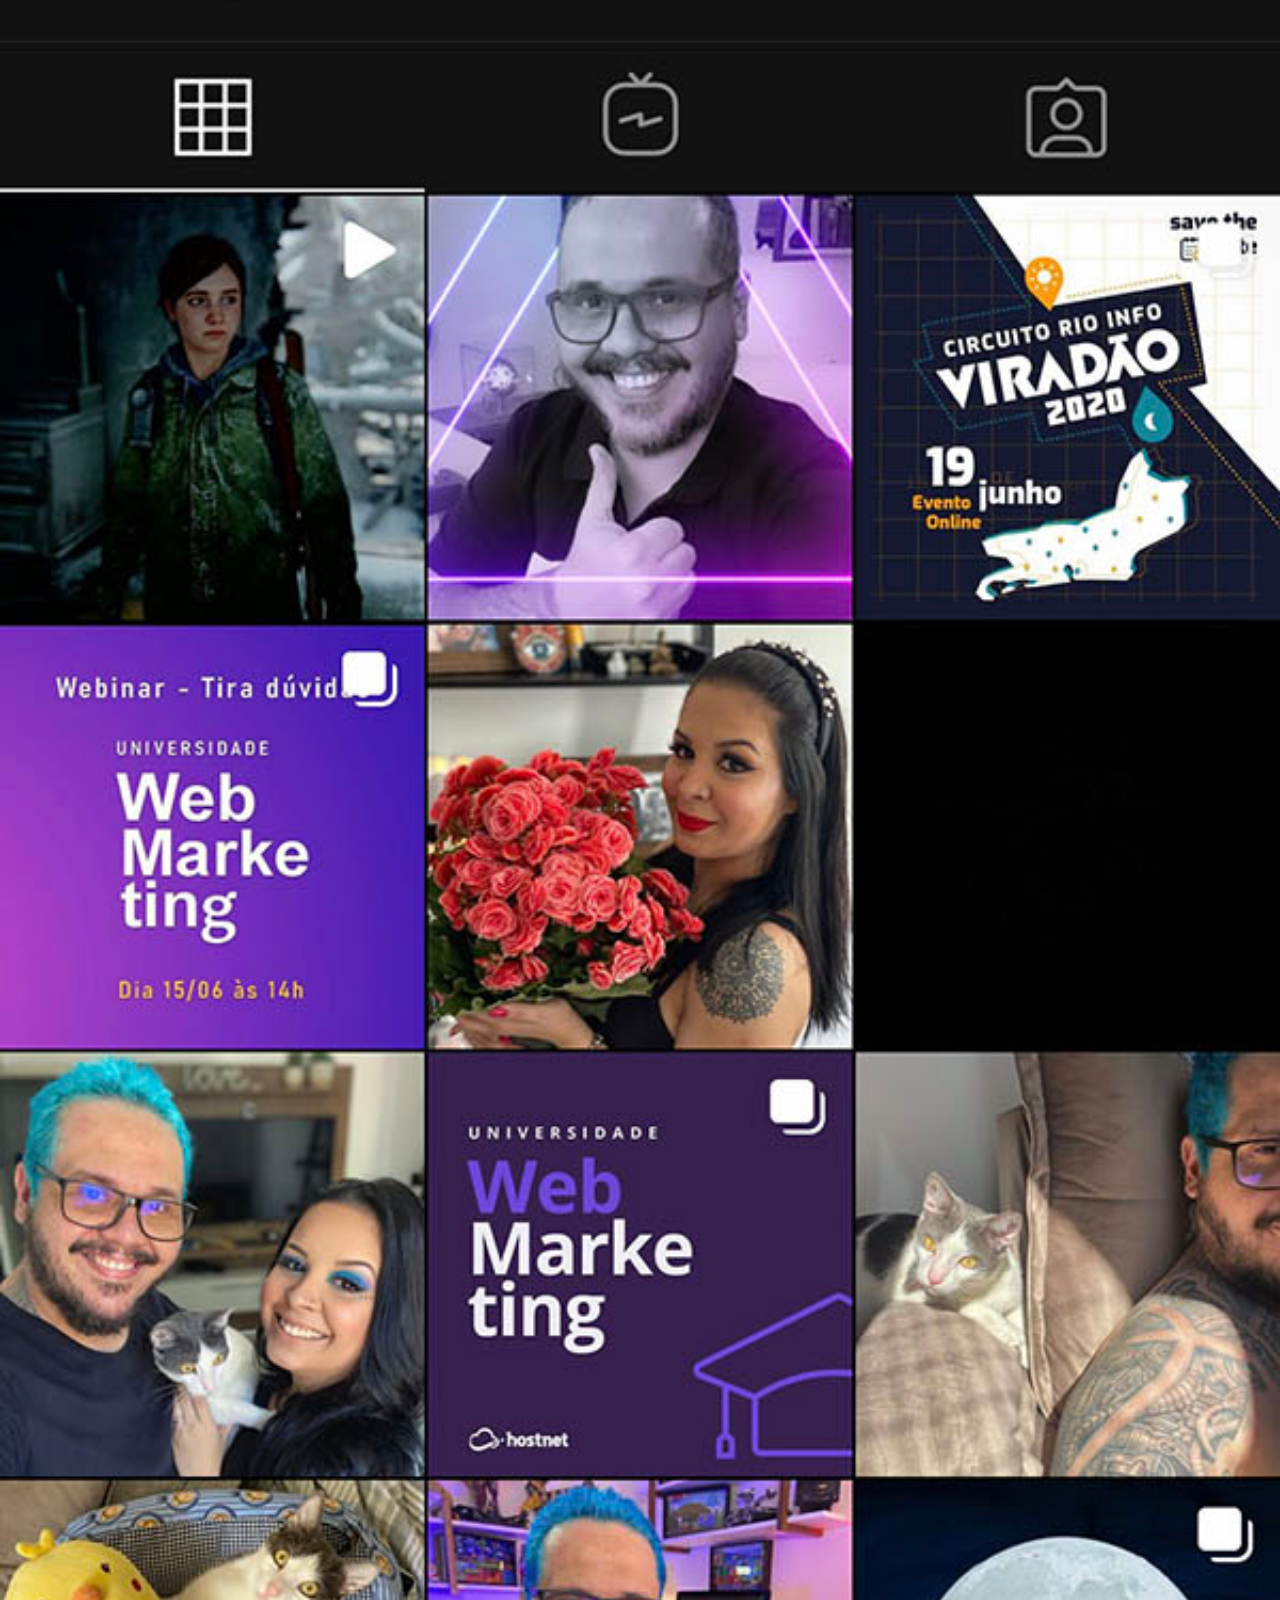
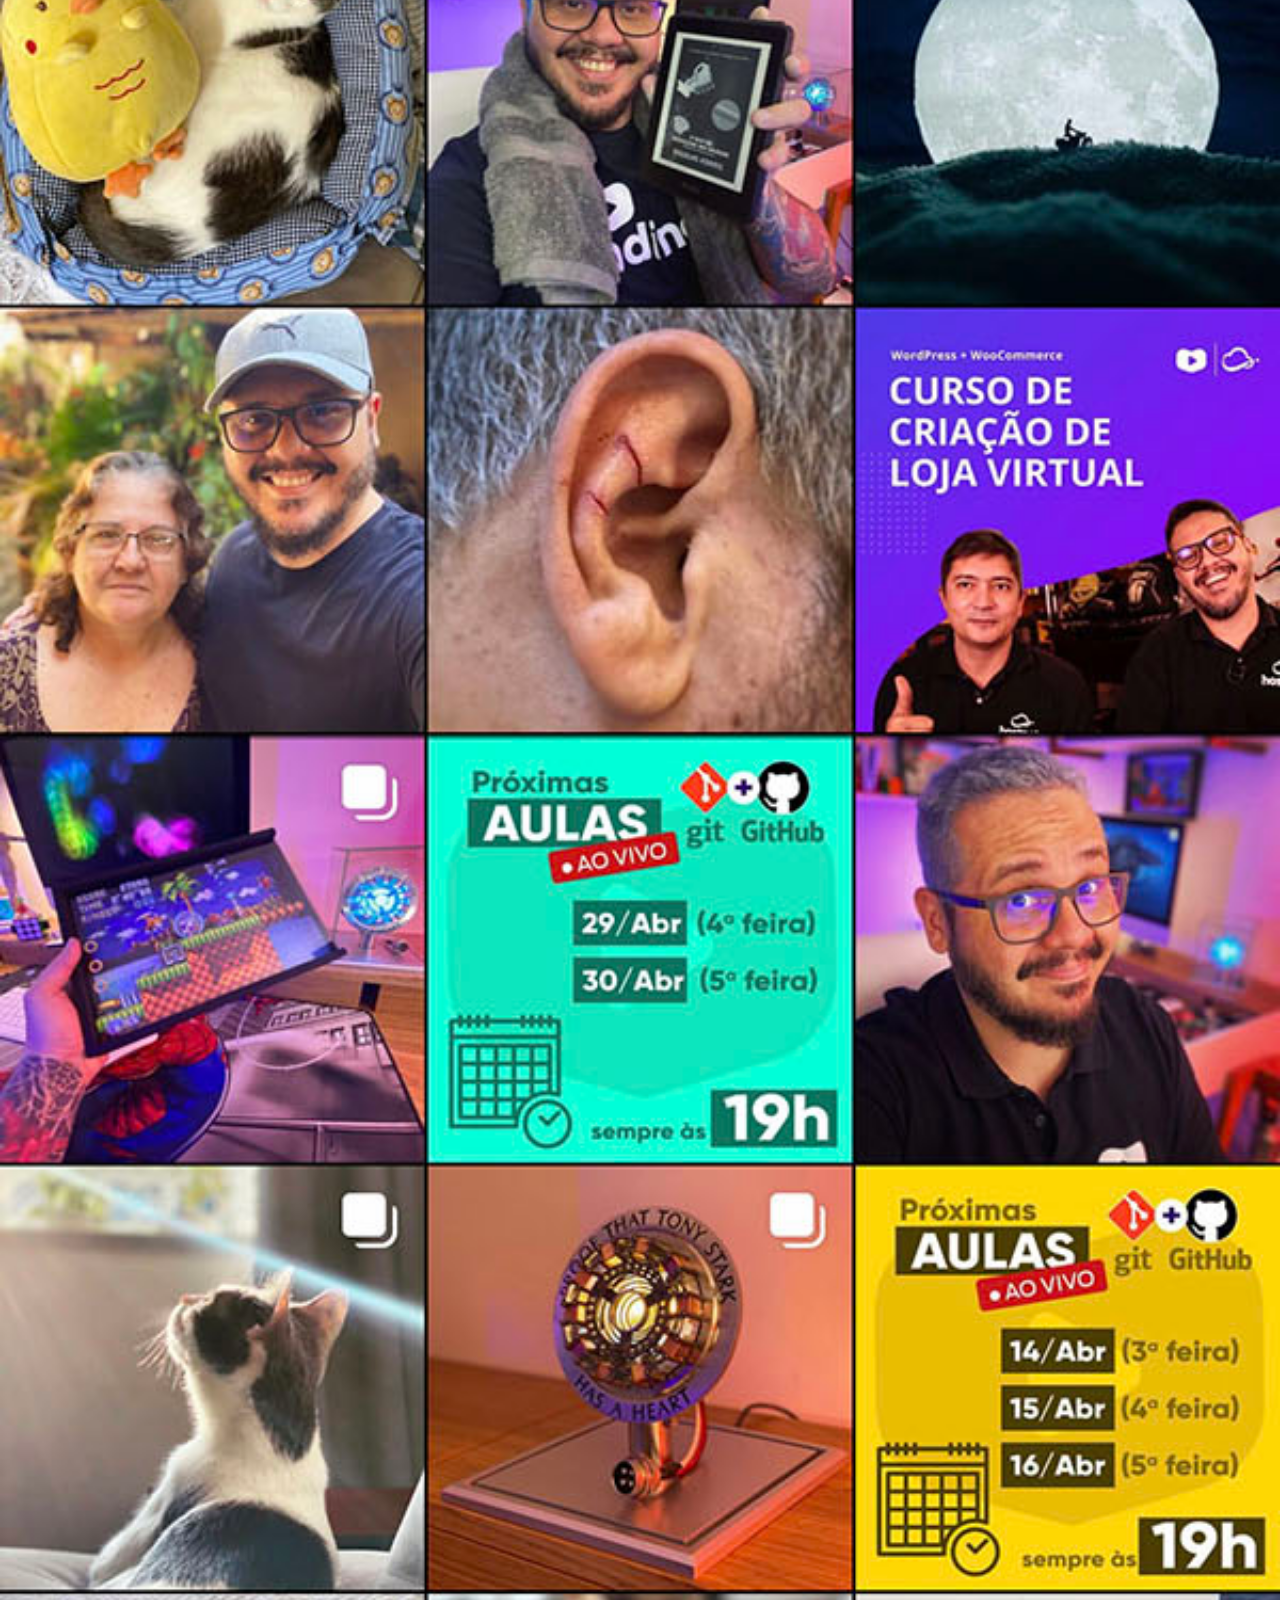
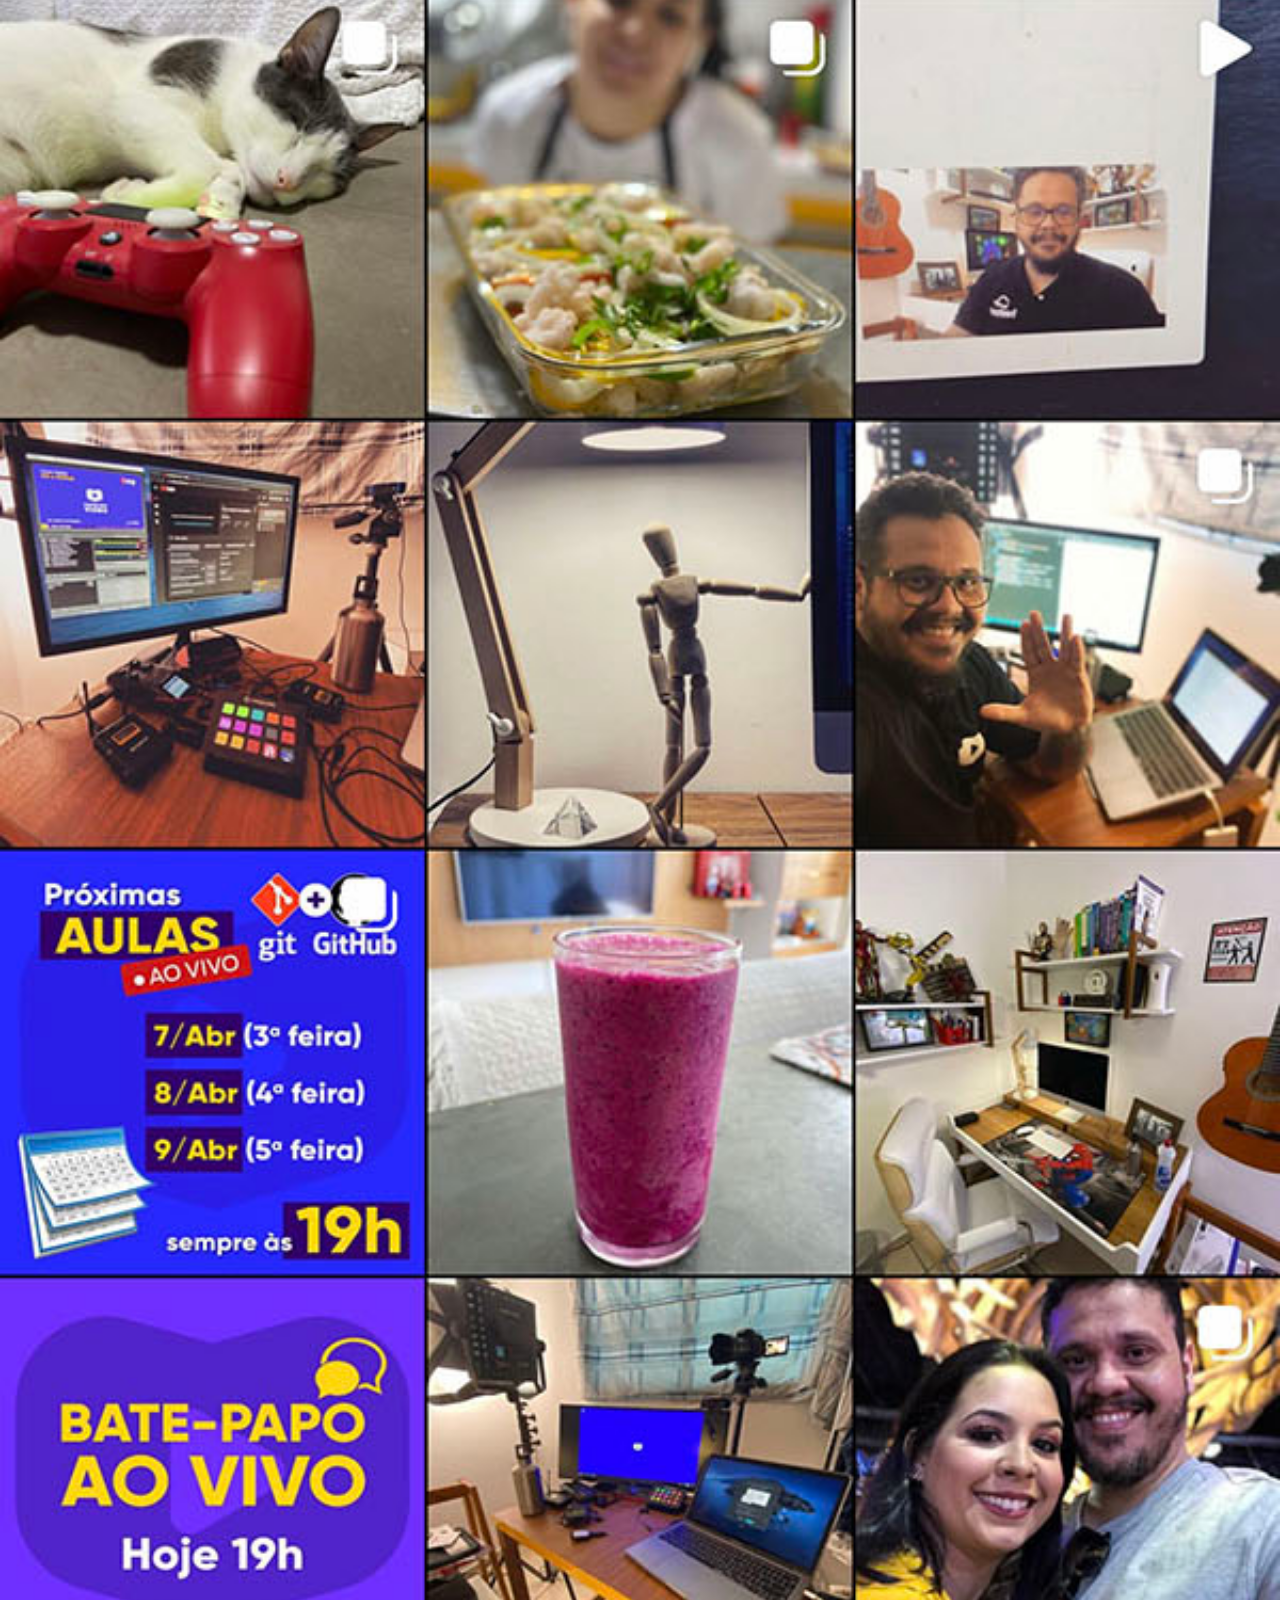
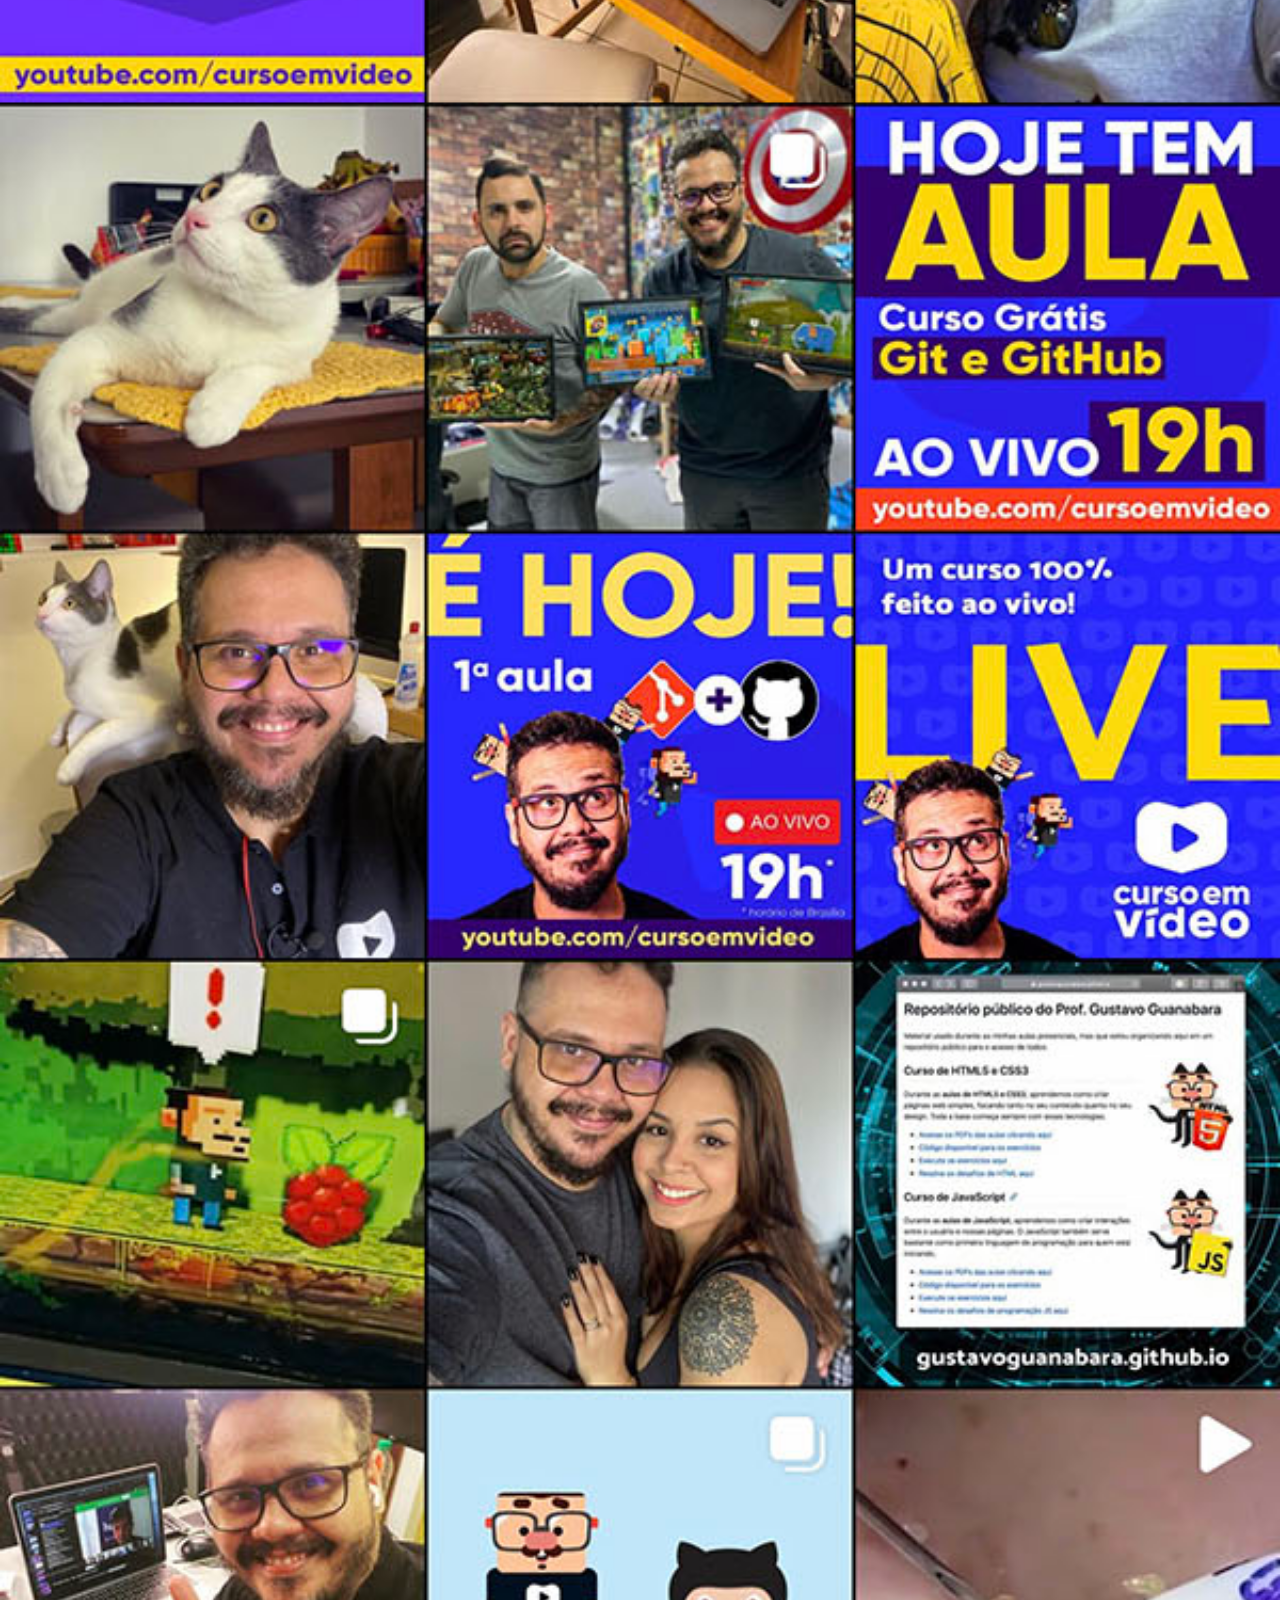
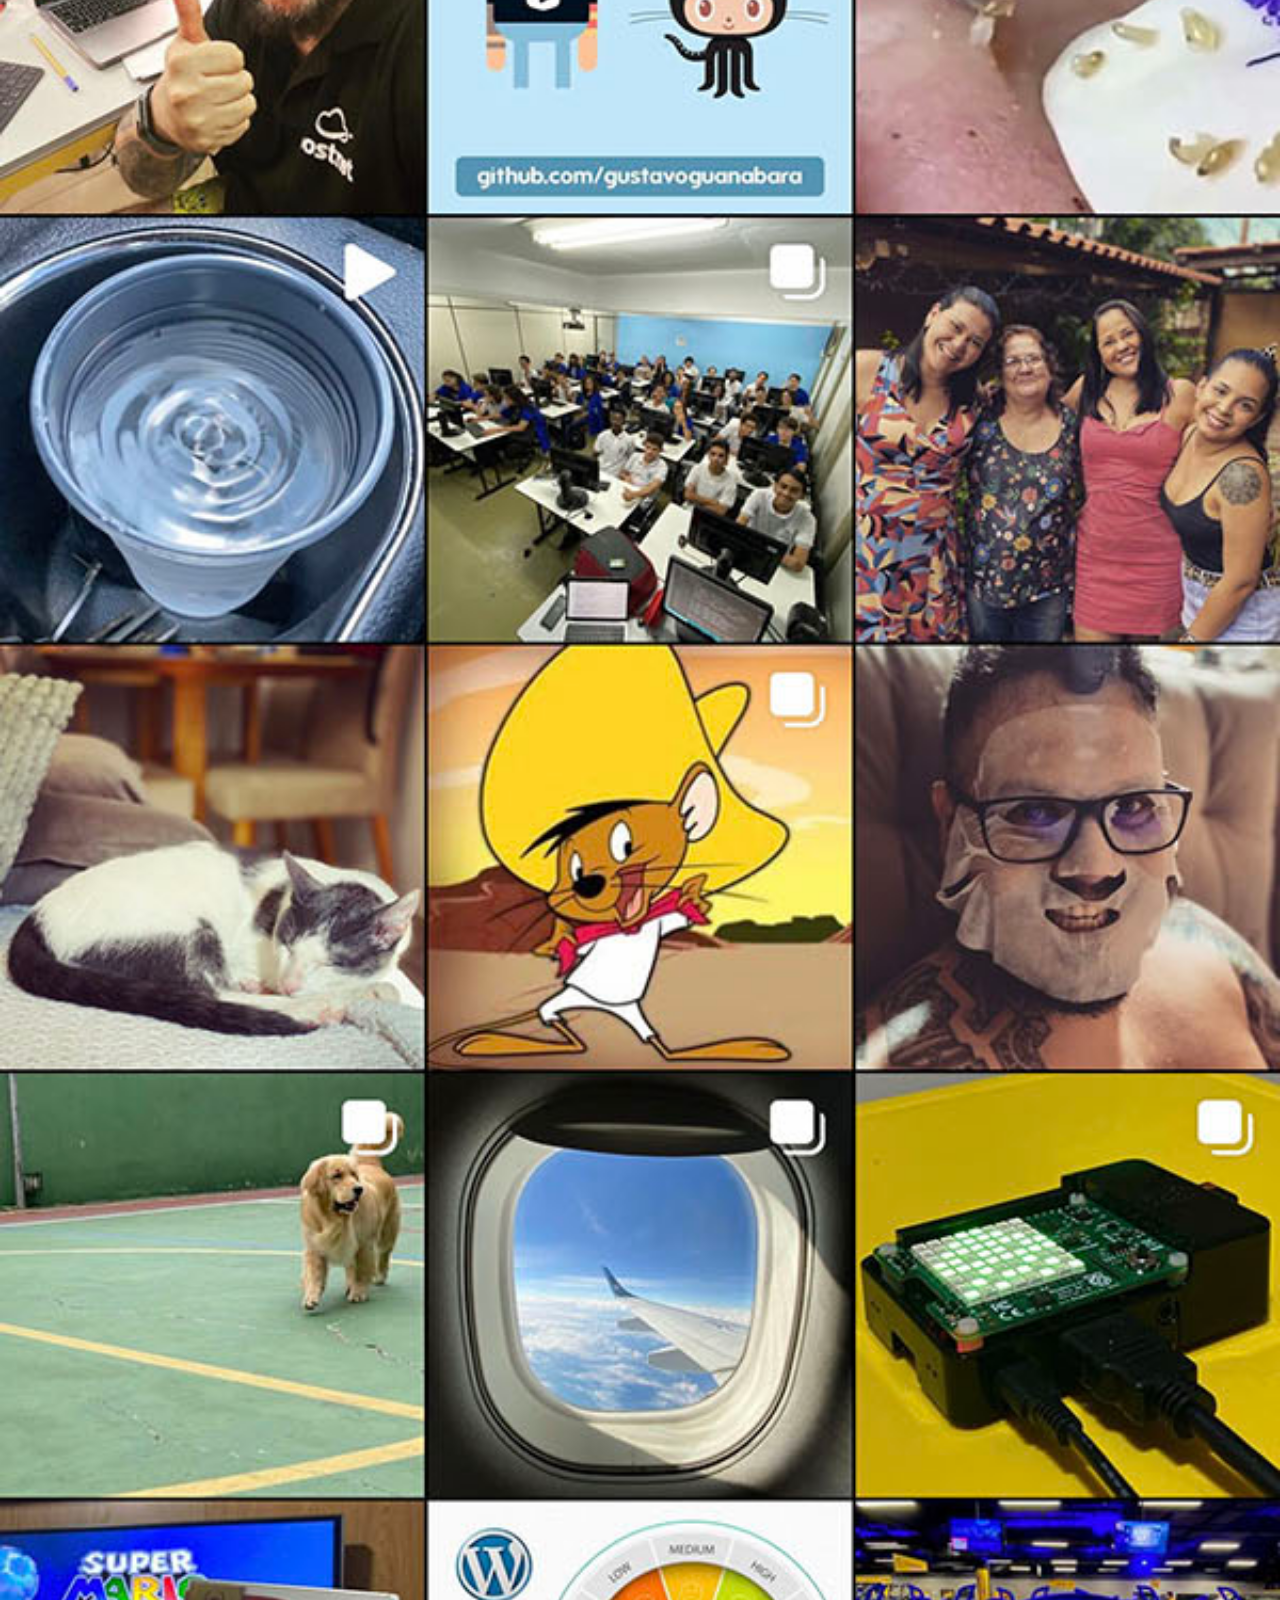
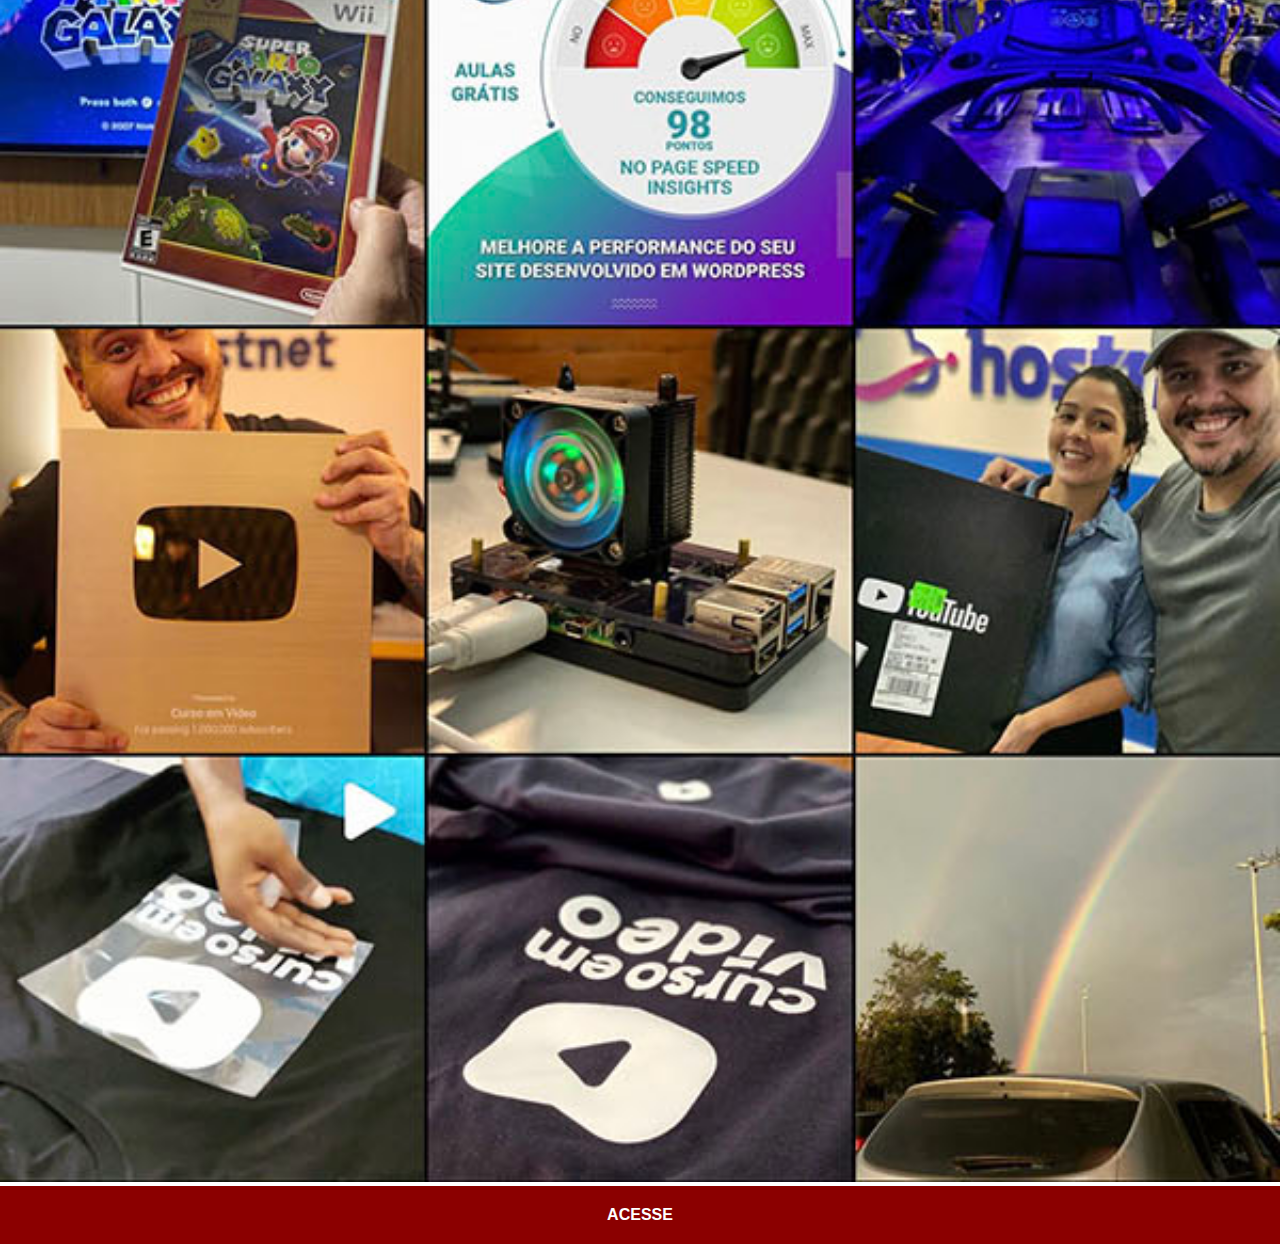
<file: desafios/rede social/botõesHTML/instagram.html>
<!DOCTYPE html>
<html lang="pt-br">
<head>
    <meta charset="UTF-8">
    <meta http-equiv="X-UA-Compatible" content="IE=edge">
    <meta name="viewport" content="width=device-width, initial-scale=1.0">
    <link rel="stylesheet" href="../stylo/social.css">
    <title>INSTAGRAM</title>
</head>
<body>
    <img src="../imagens/tela-instagram.jpg" alt="">
    <a href="https://www.instagram.com/kalel_bbk/" target="_blank">ACESSE</a>
</body>
</html>
</file>
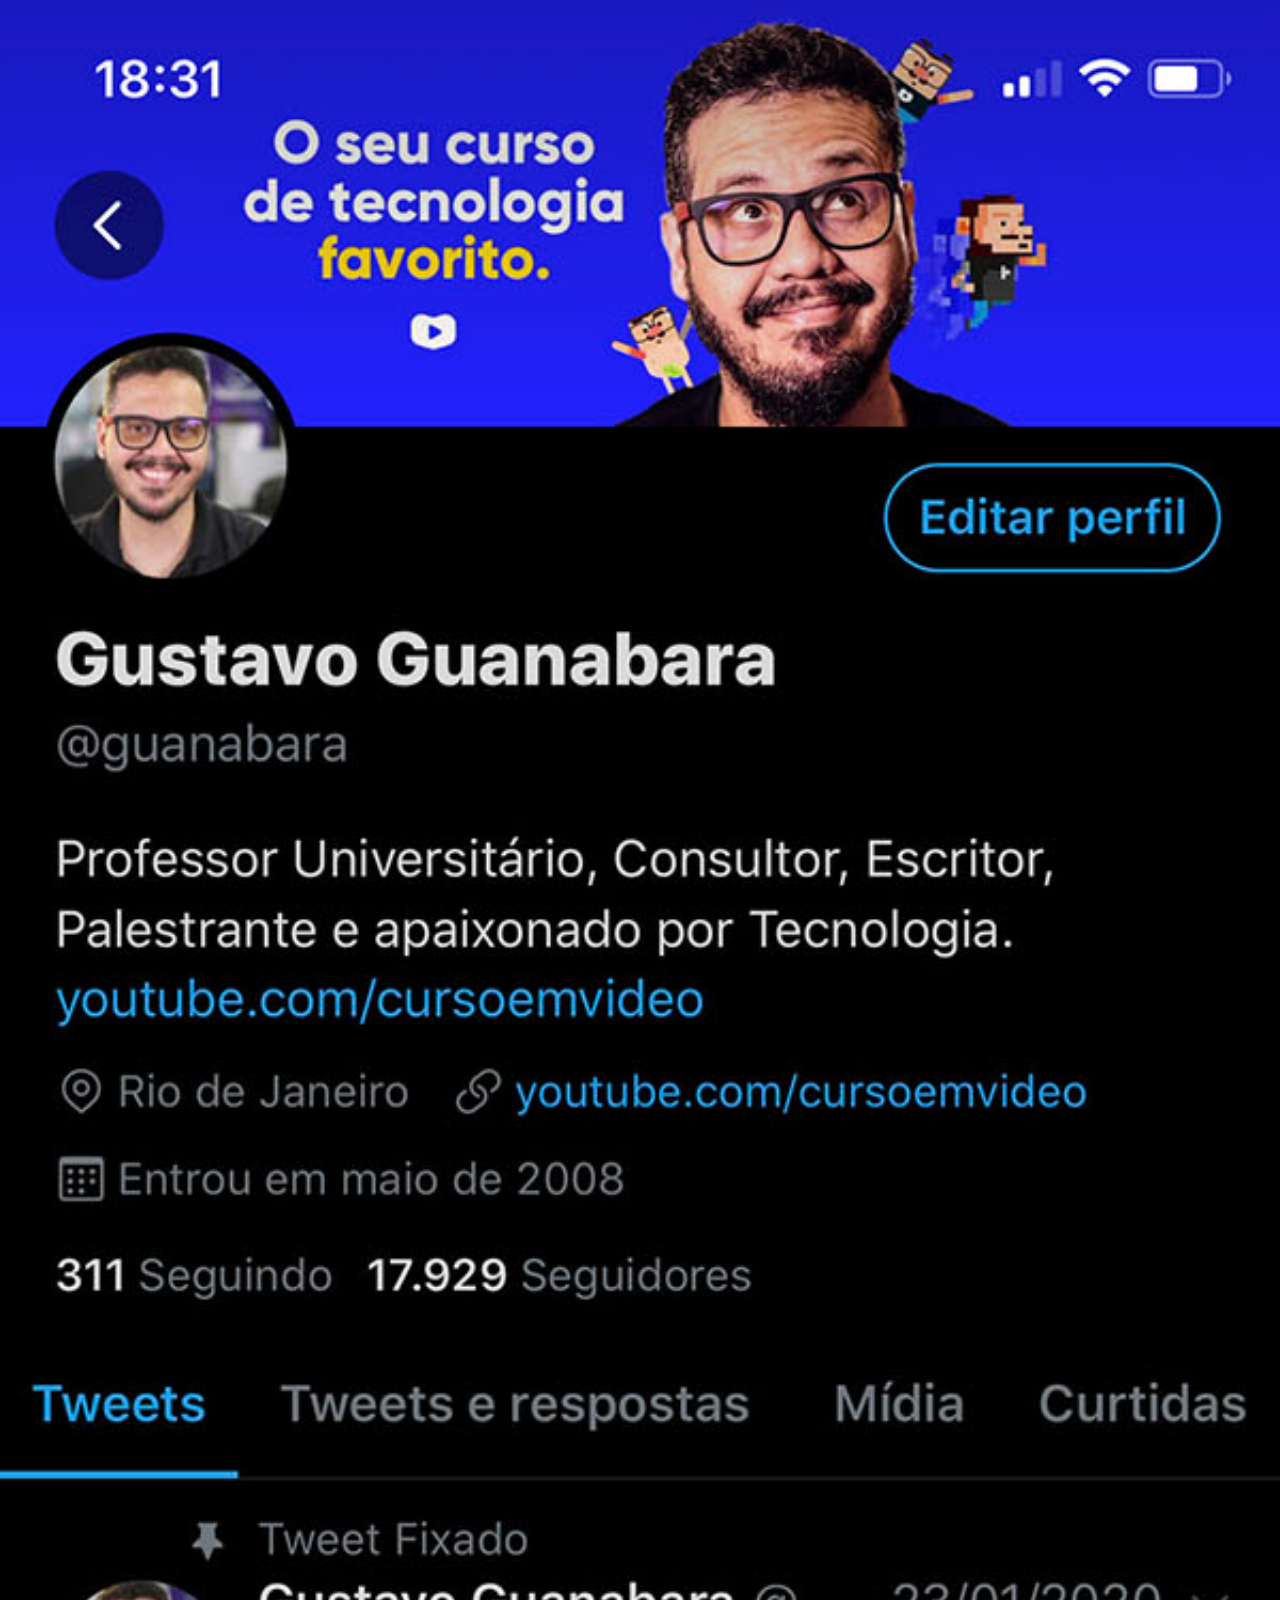
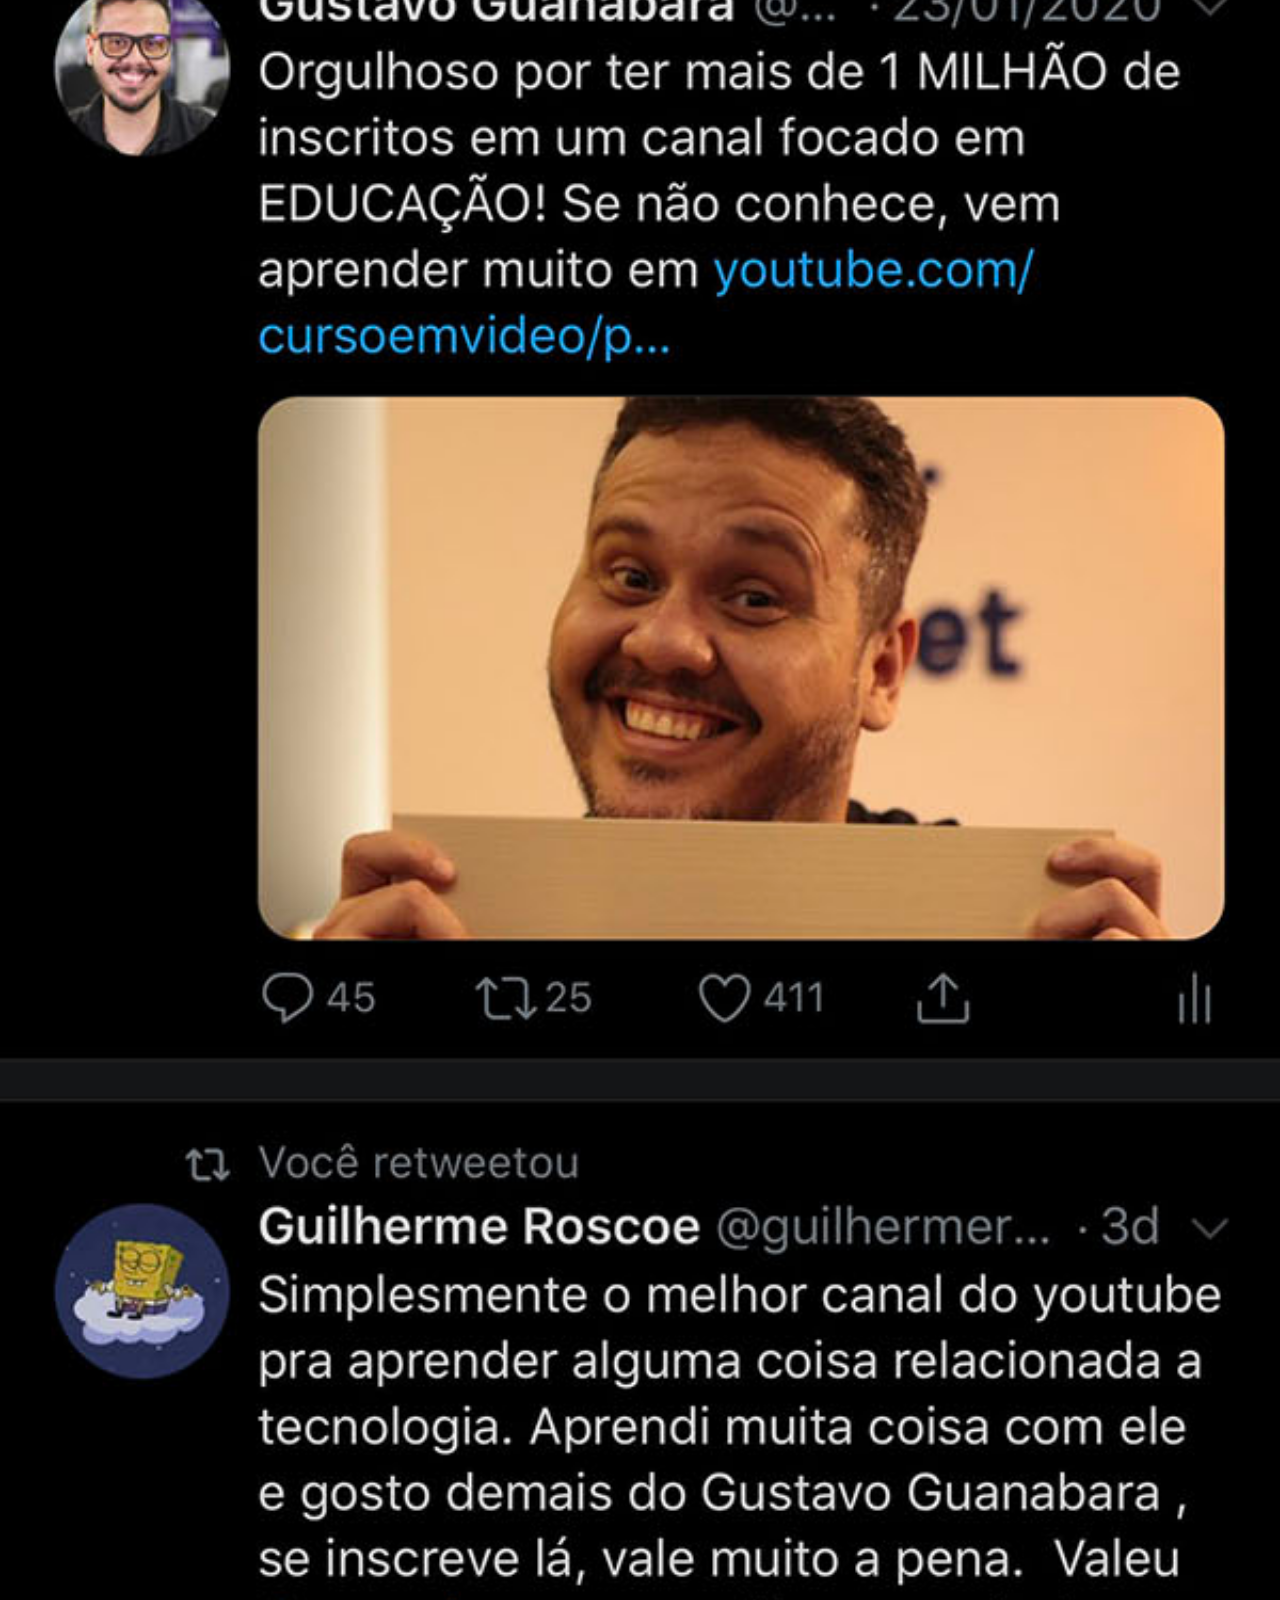
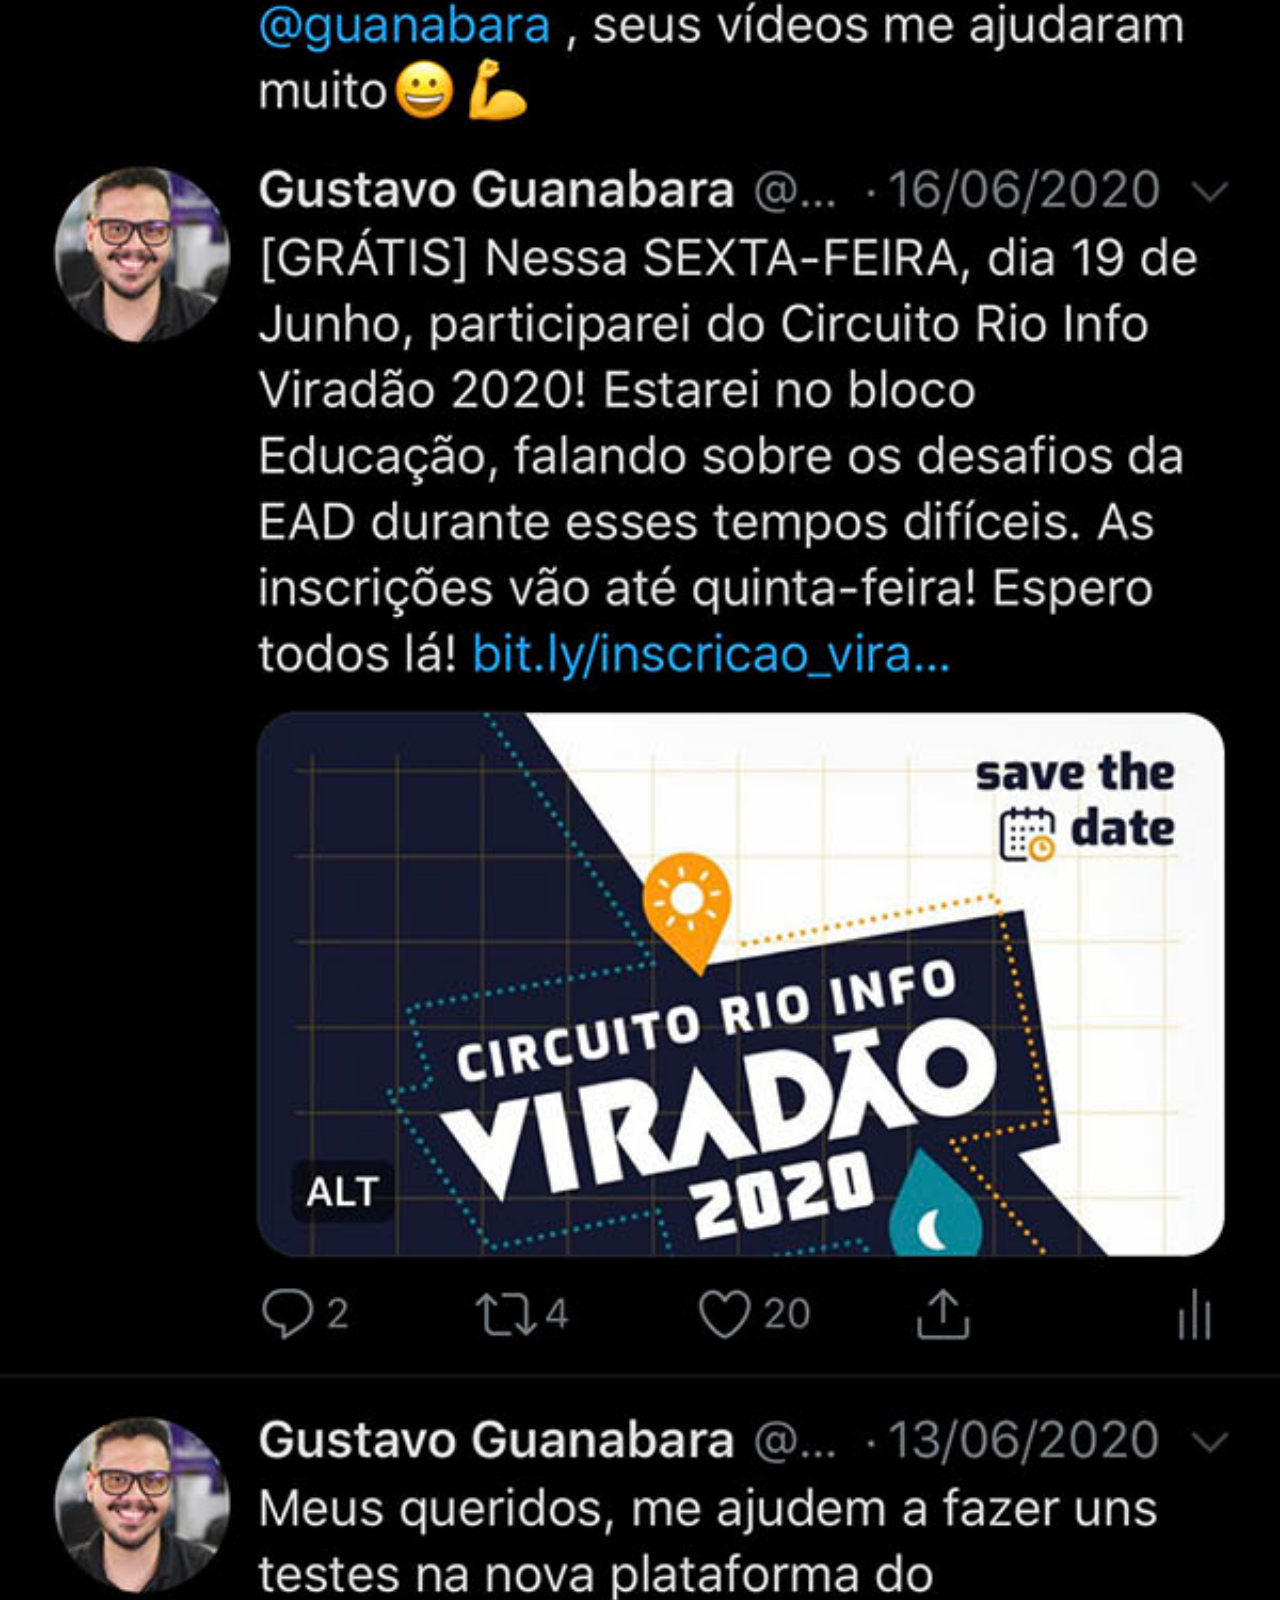
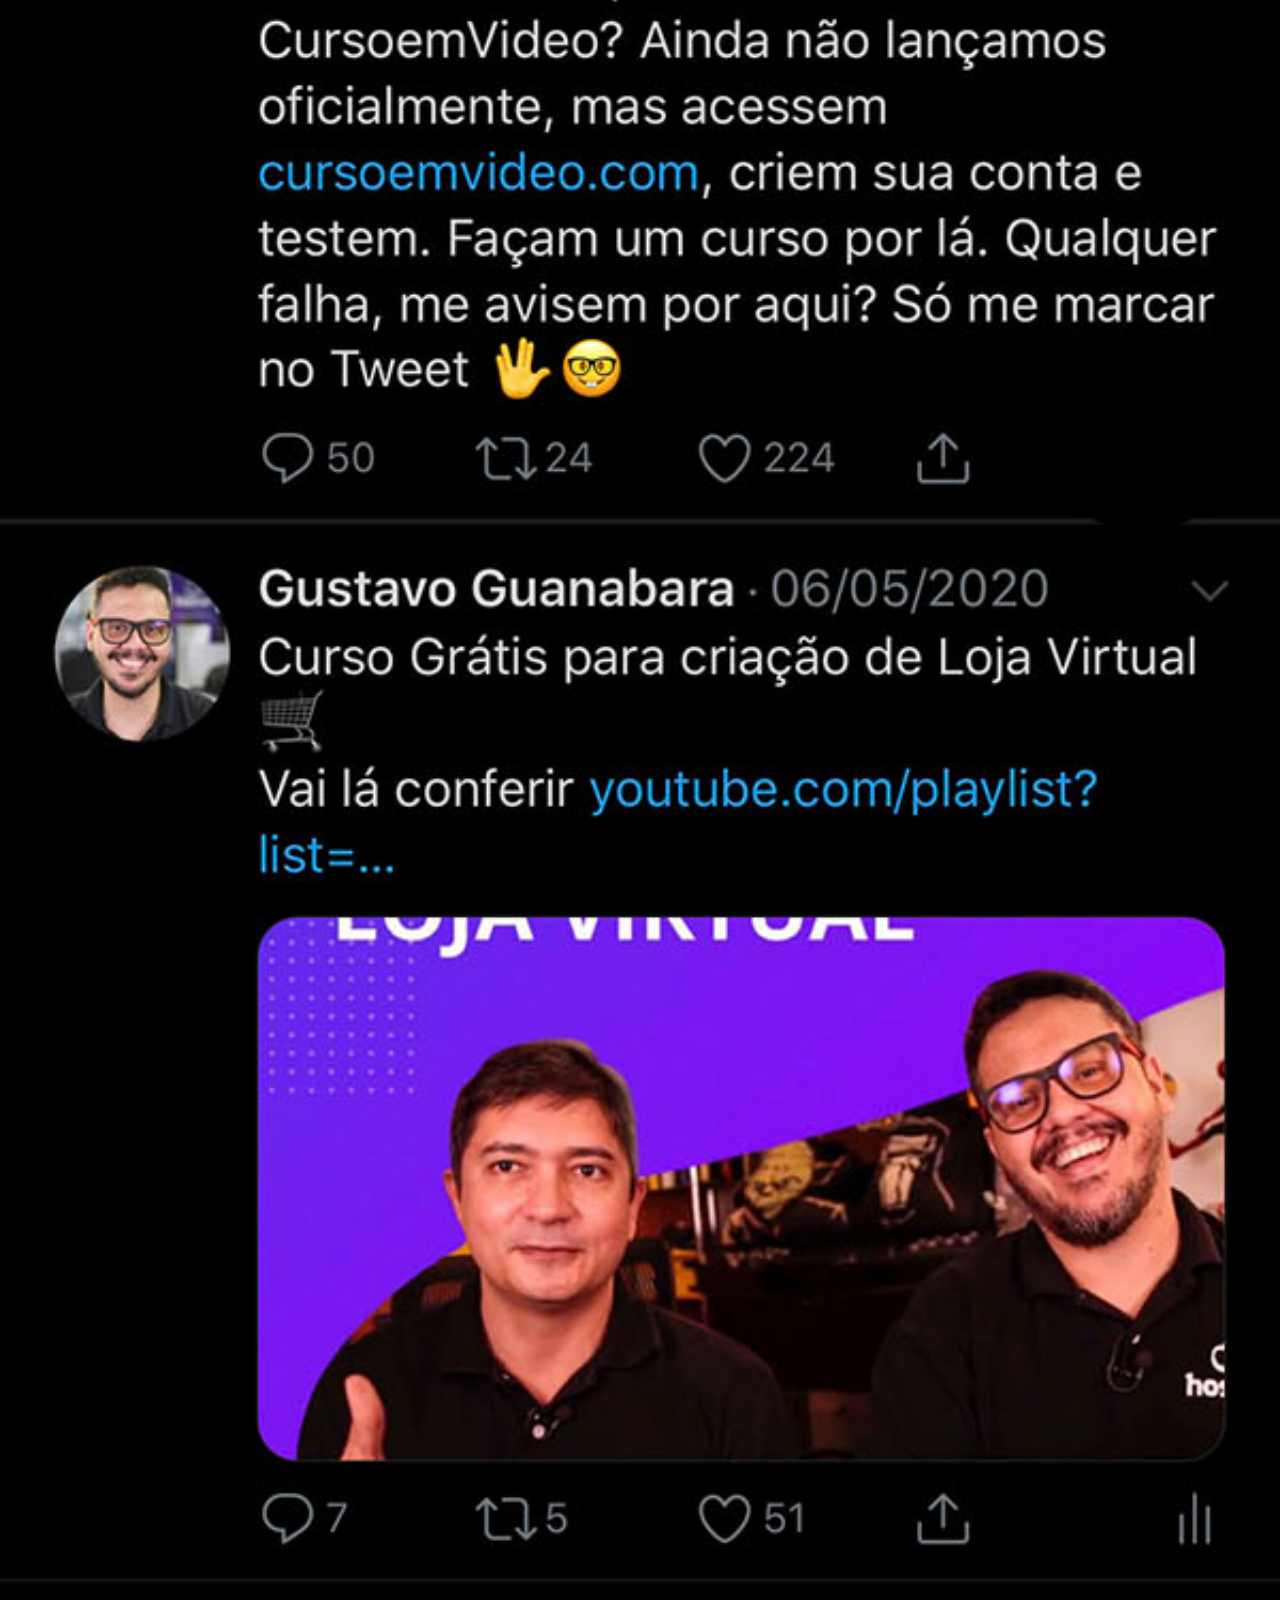
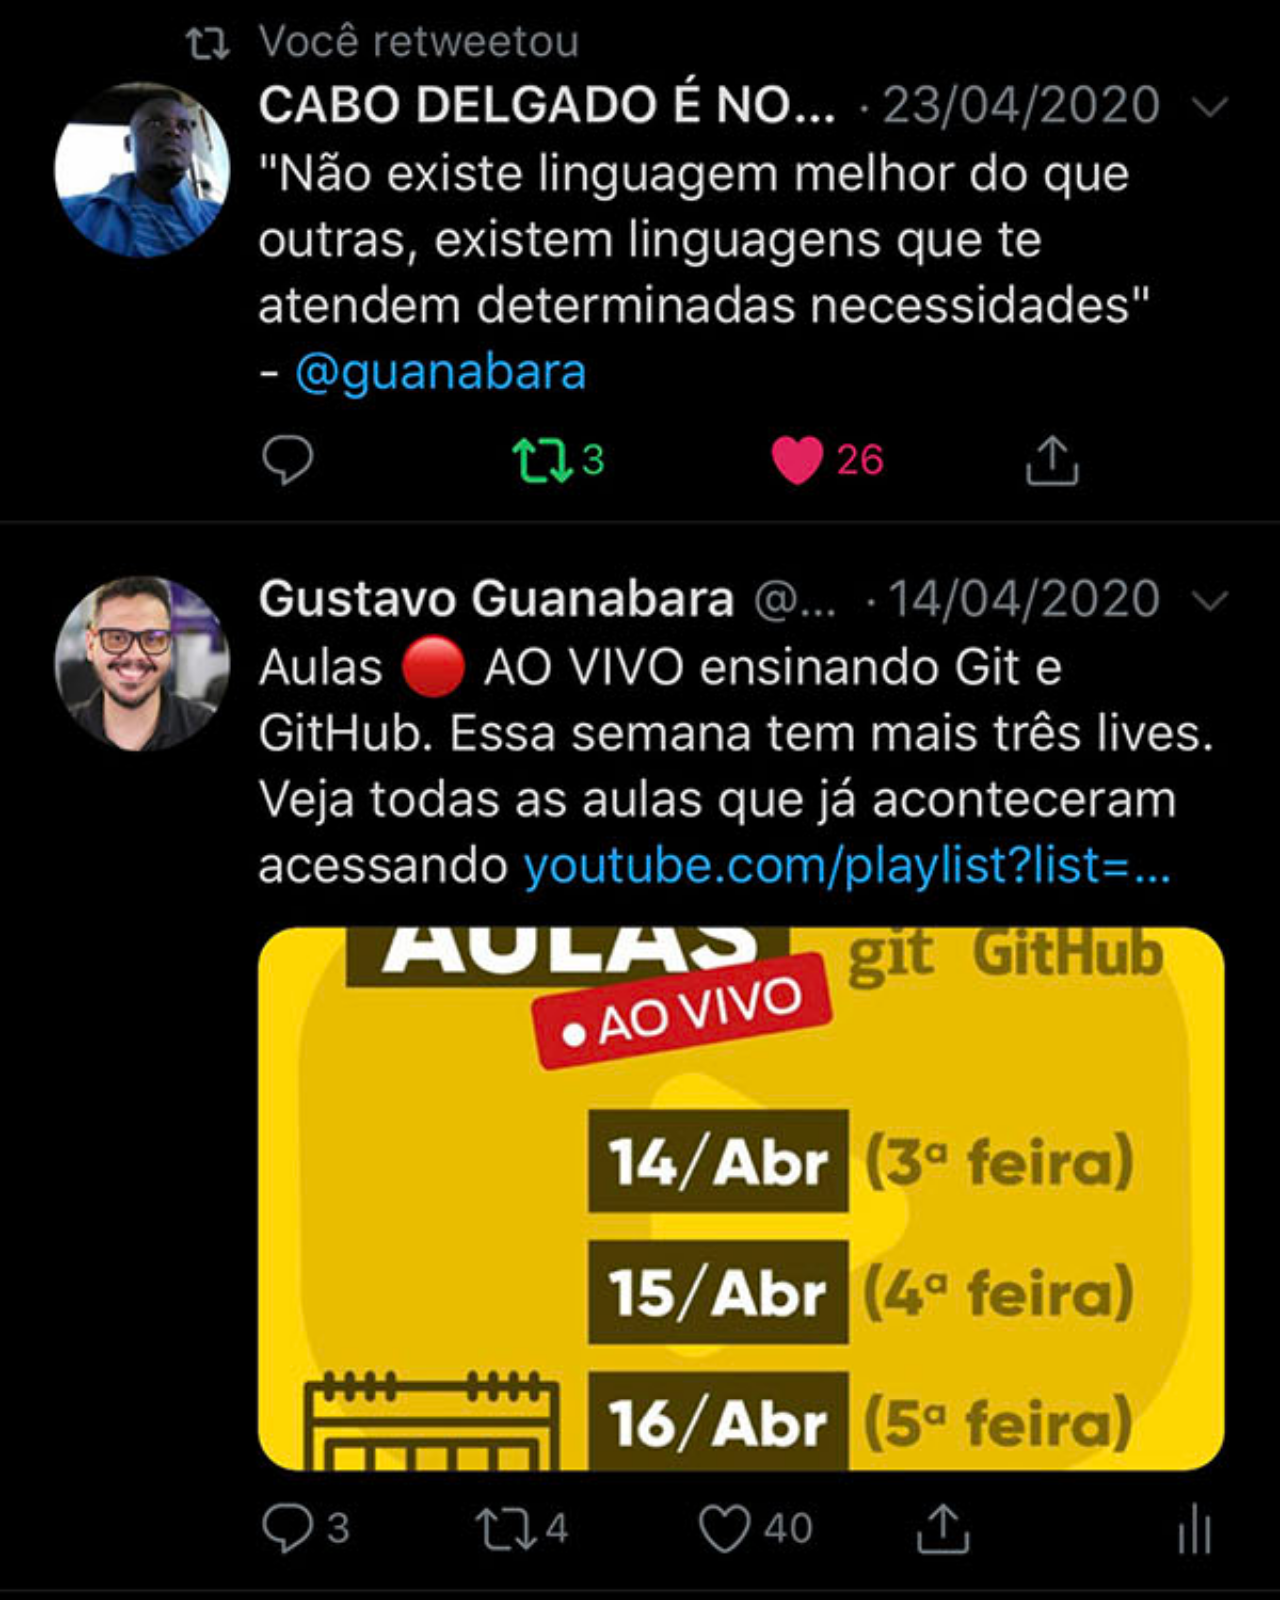
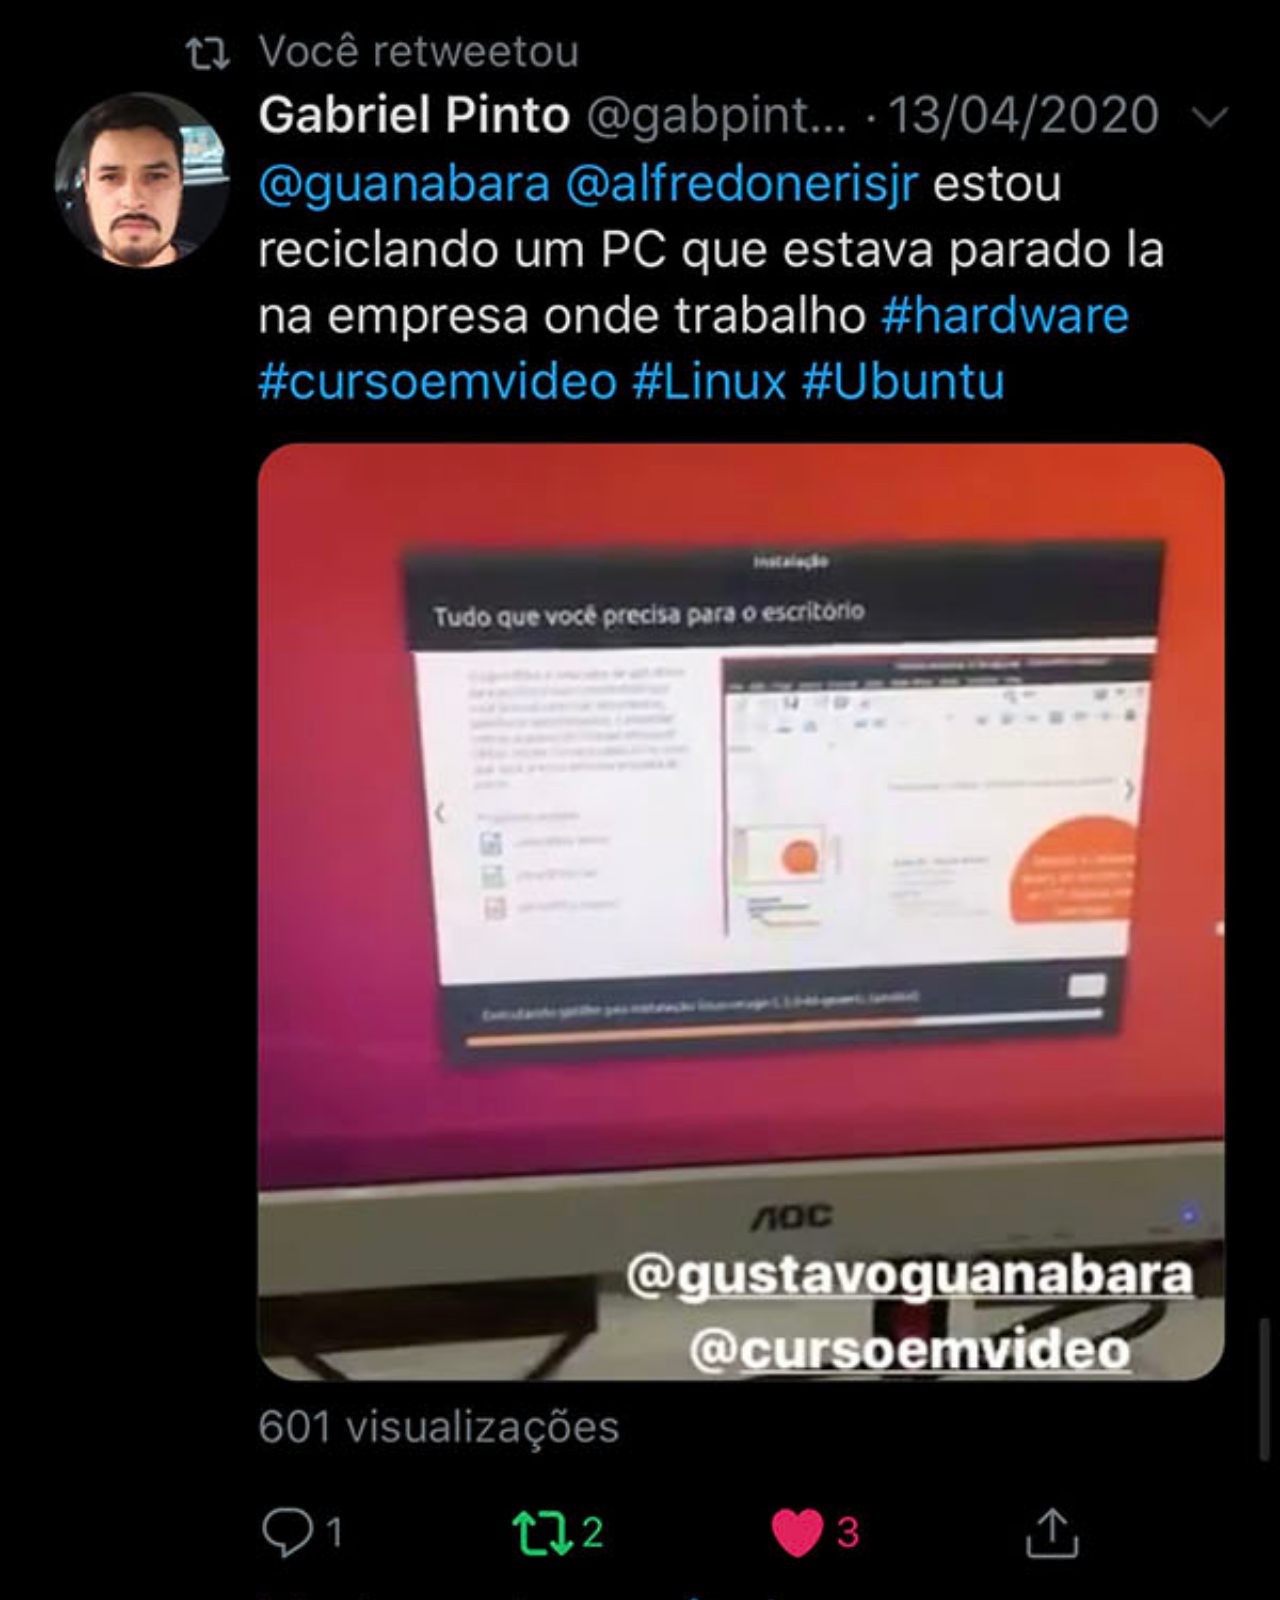
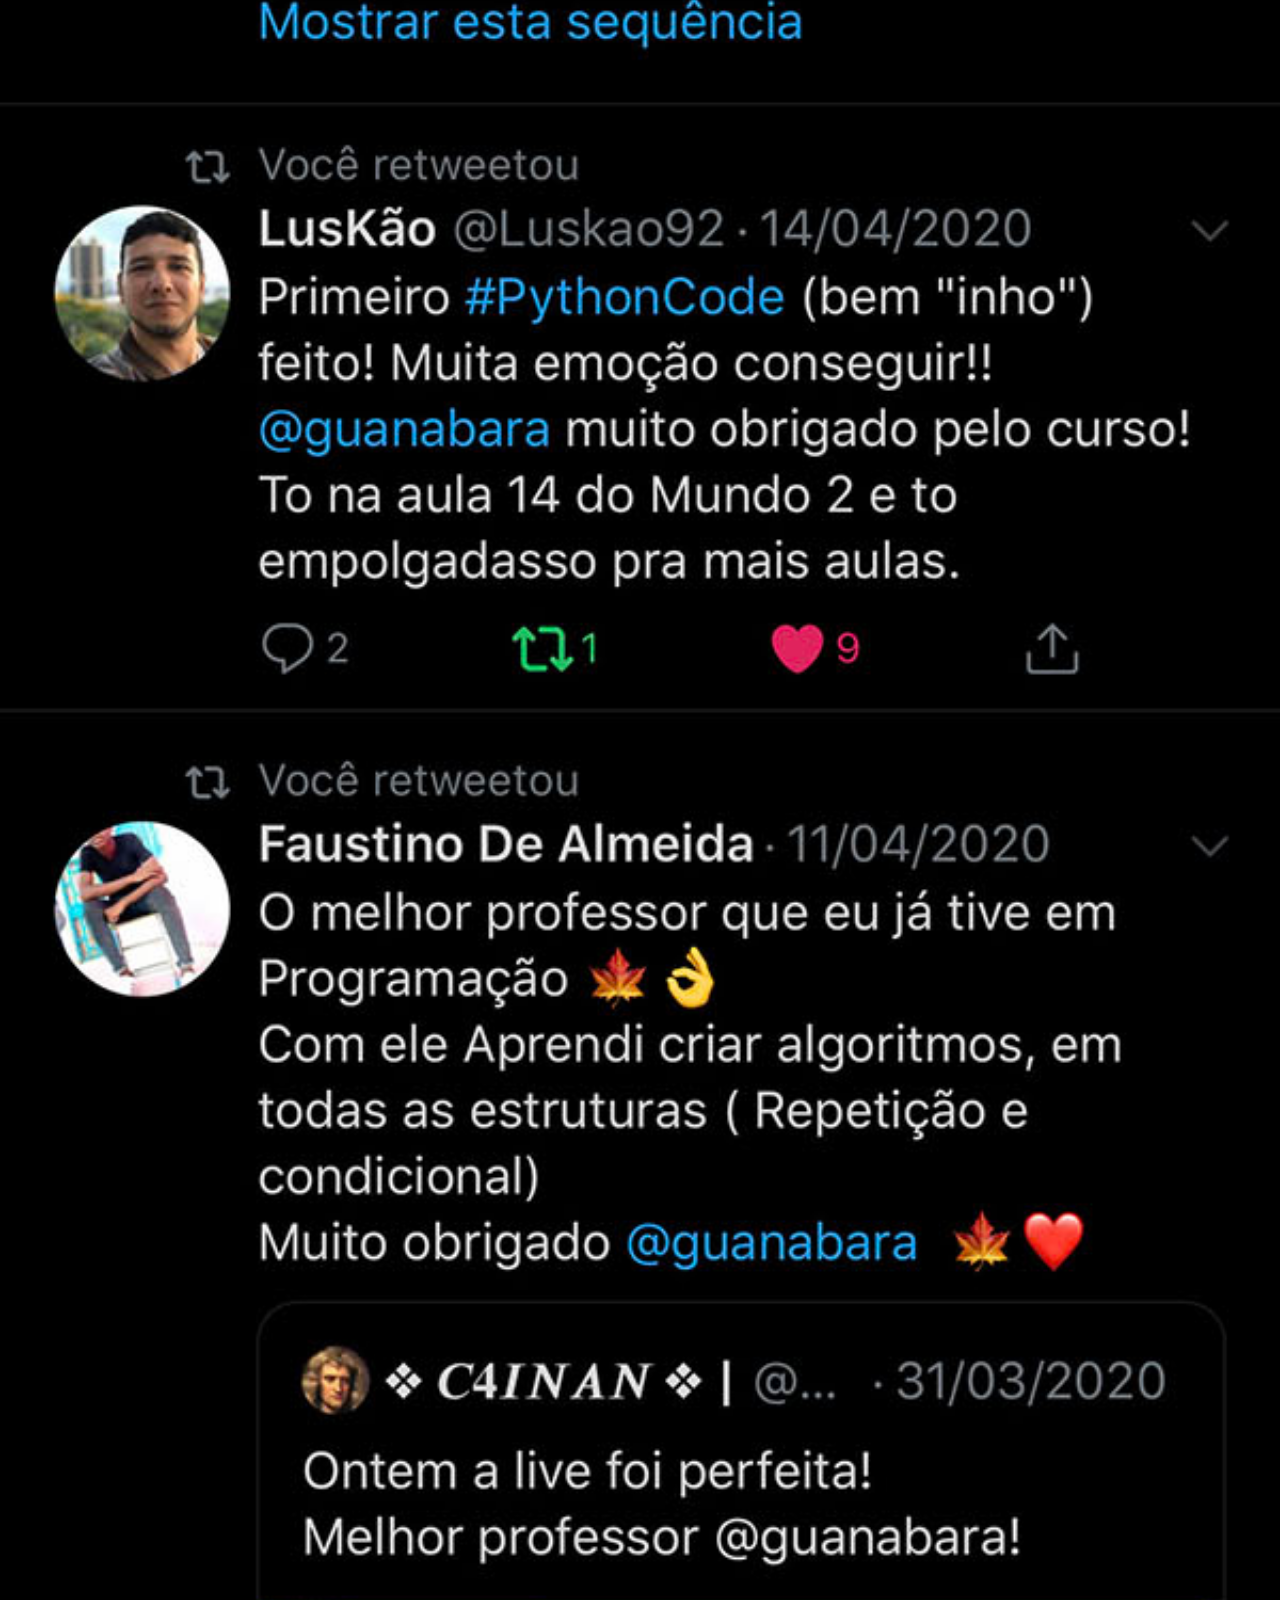
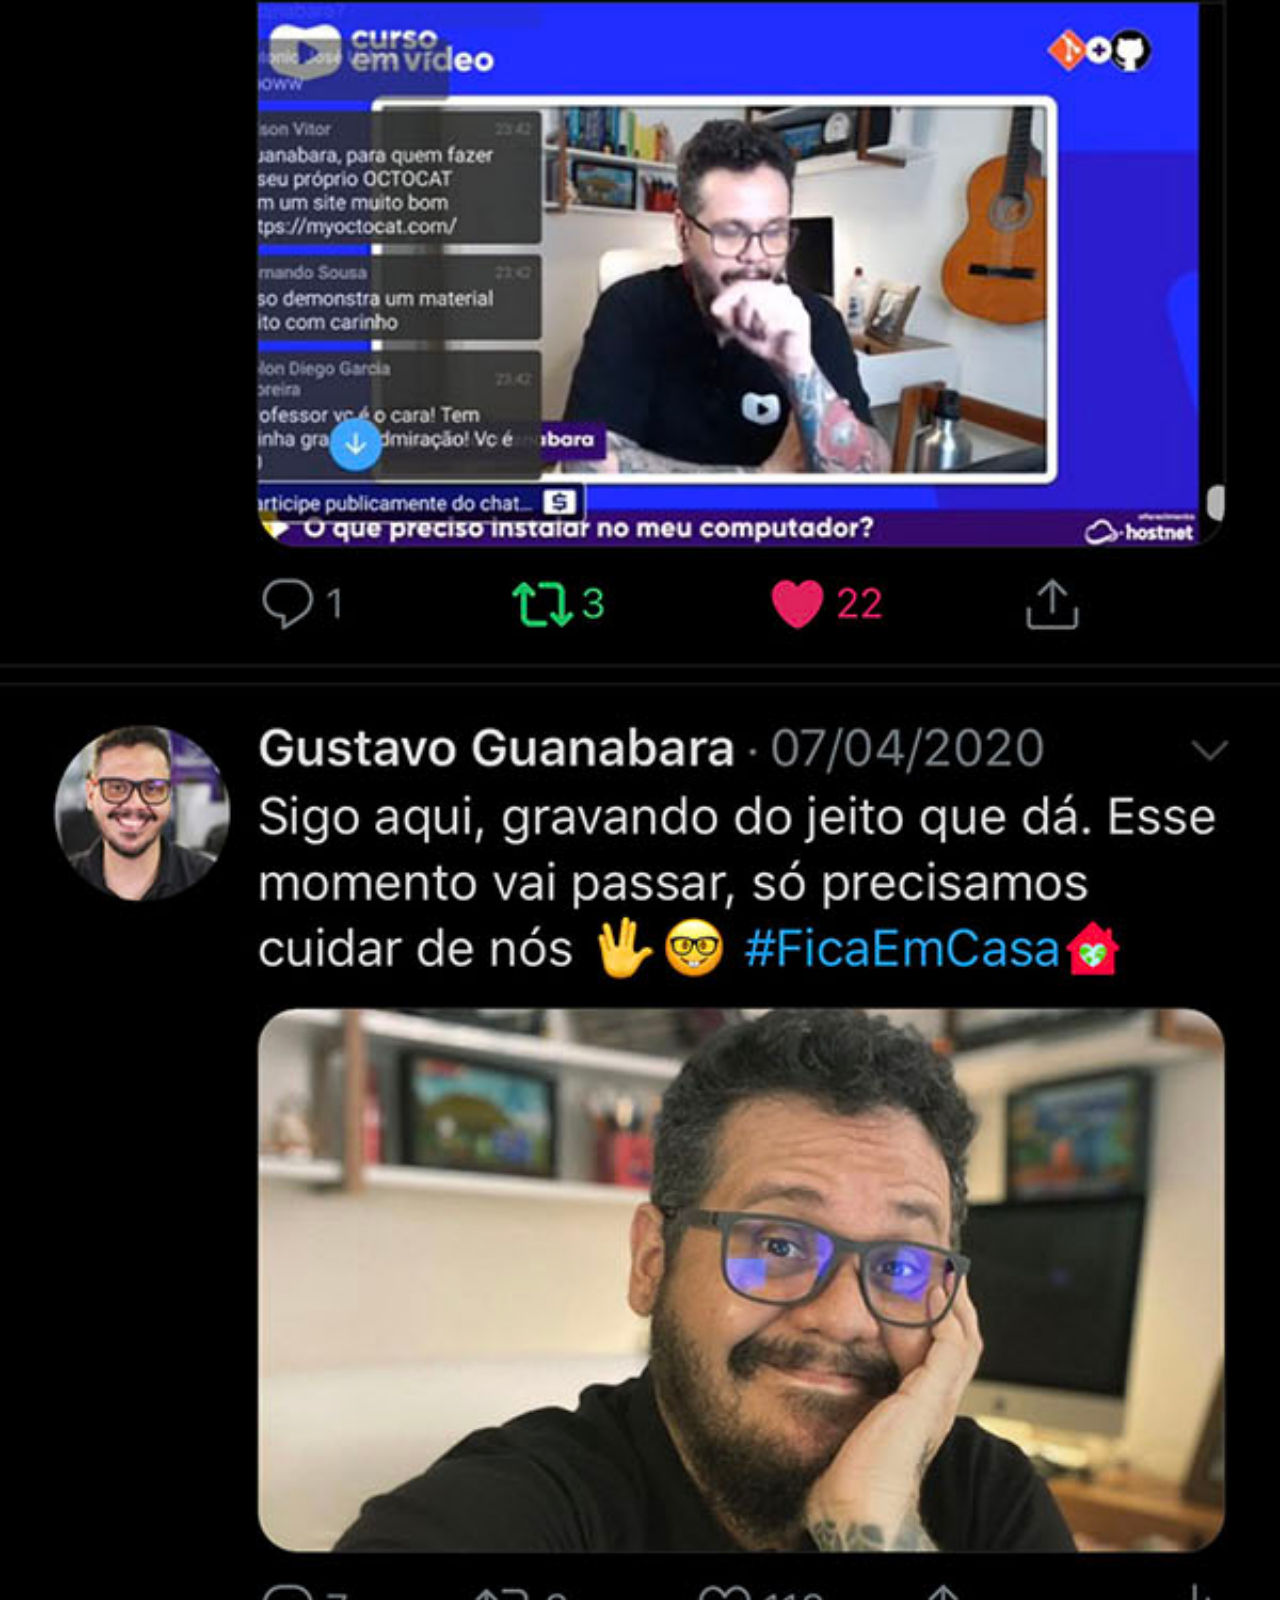
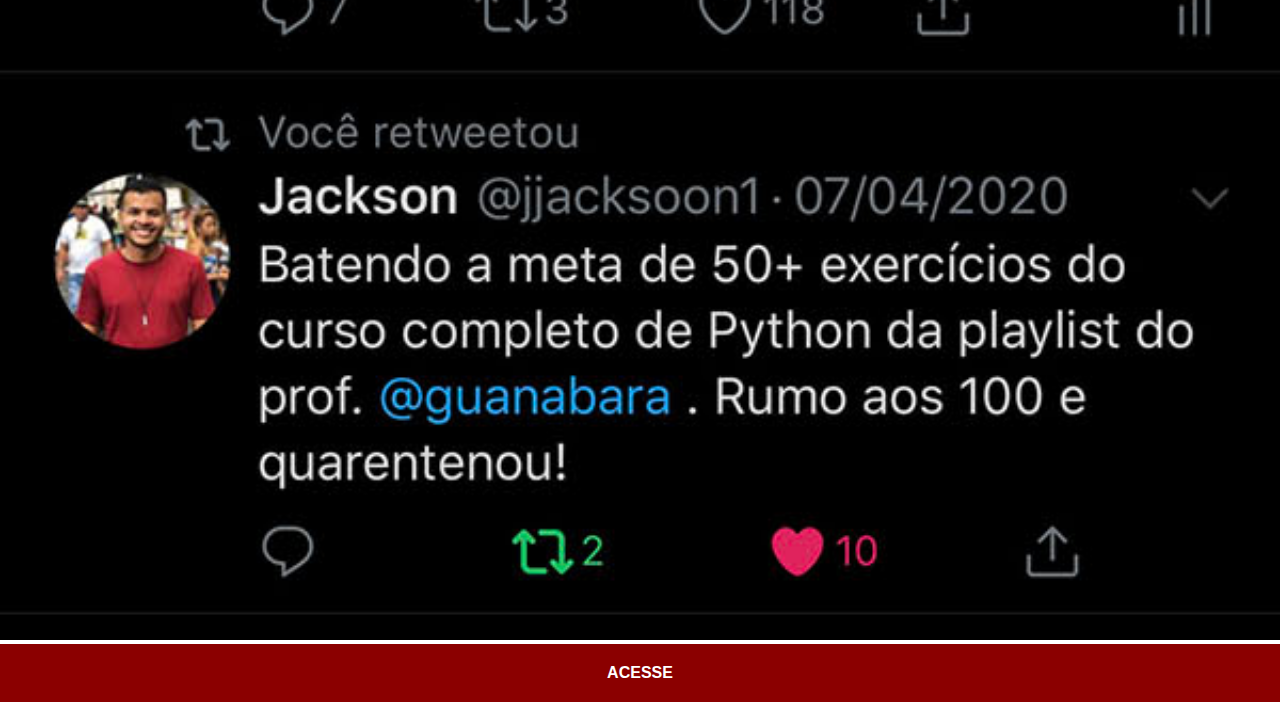
<file: desafios/rede social/botõesHTML/twiter.html>
<!DOCTYPE html>
<html lang="pt-br">
<head>
    <meta charset="UTF-8">
    <meta http-equiv="X-UA-Compatible" content="IE=edge">
    <meta name="viewport" content="width=device-width, initial-scale=1.0">
    <link rel="stylesheet" href="../stylo/social.css">
    <title>INSTAGRAM</title>
</head>
<body>
    <img src="../imagens/tela-twitter.jpg" alt="">
    <a href="https://twitter.com/marcosvg12" target="_blank">ACESSE</a>
</body>
</html>
</file>
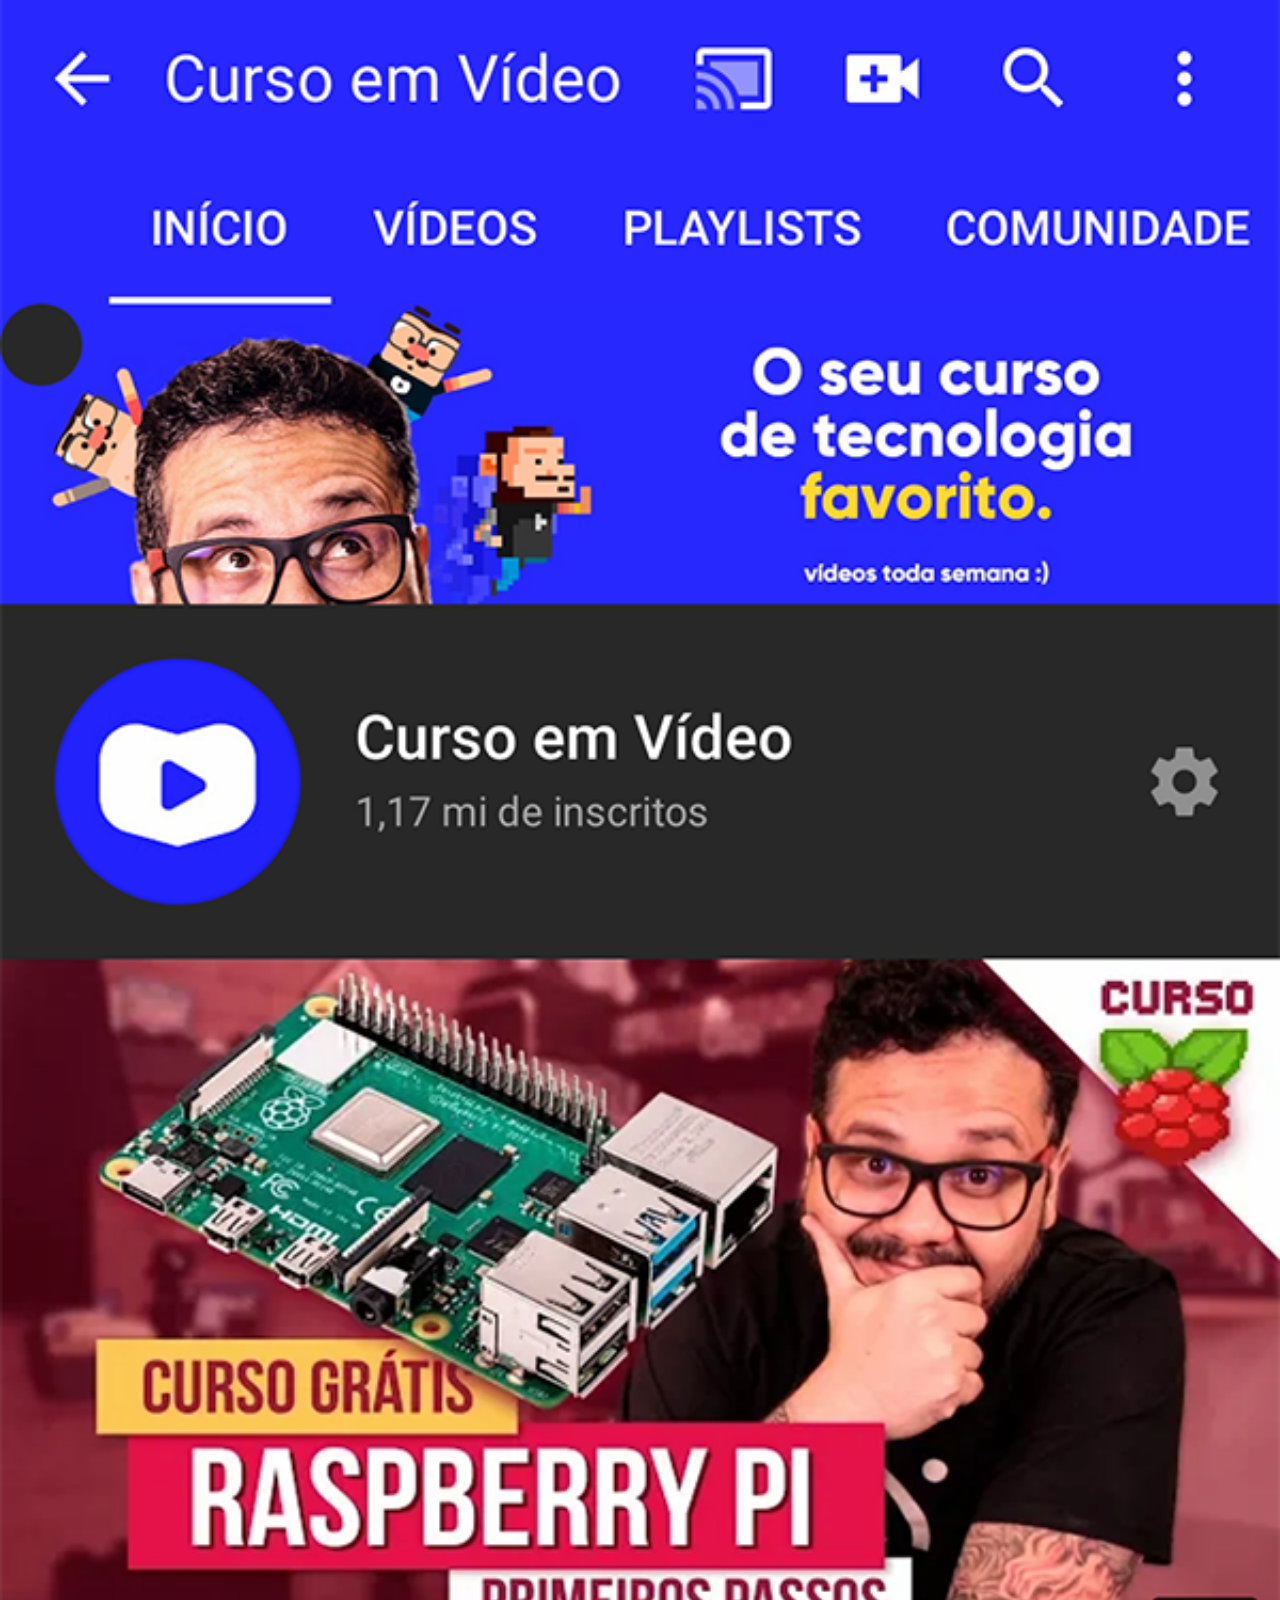
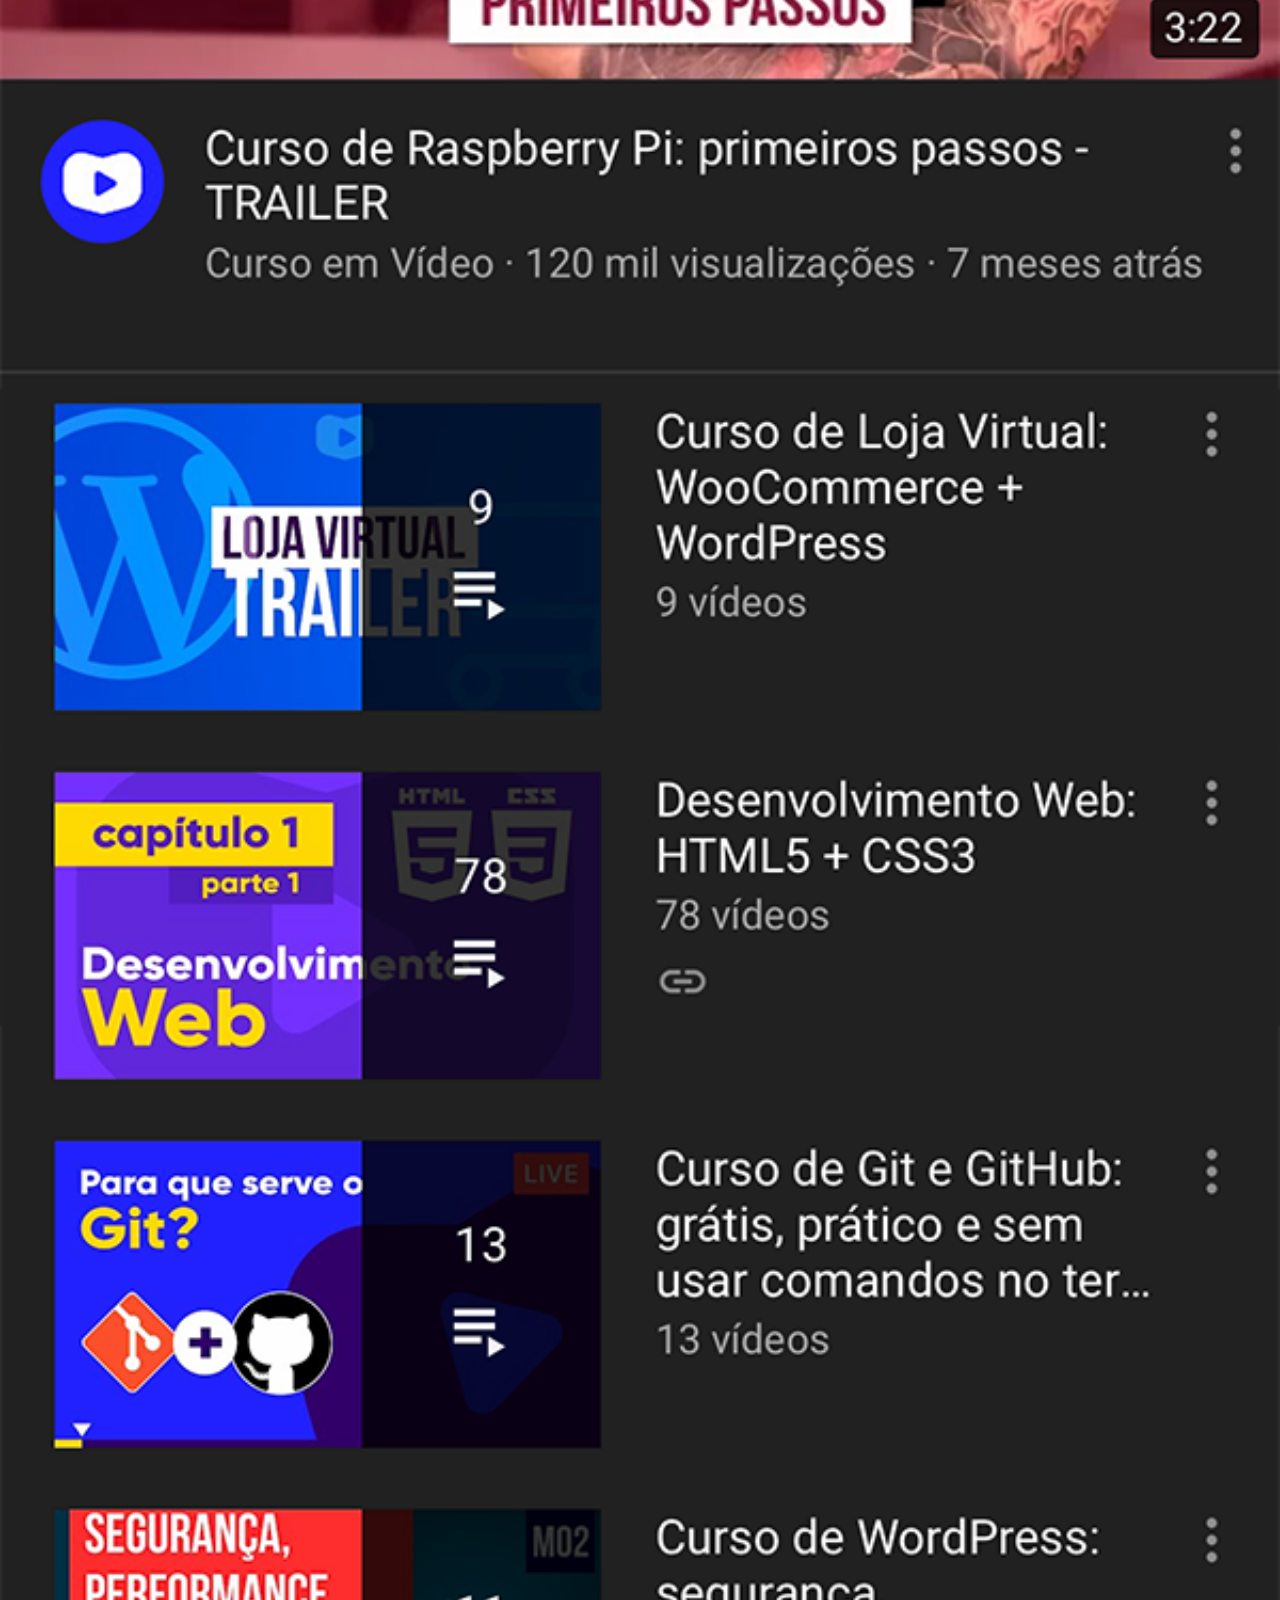
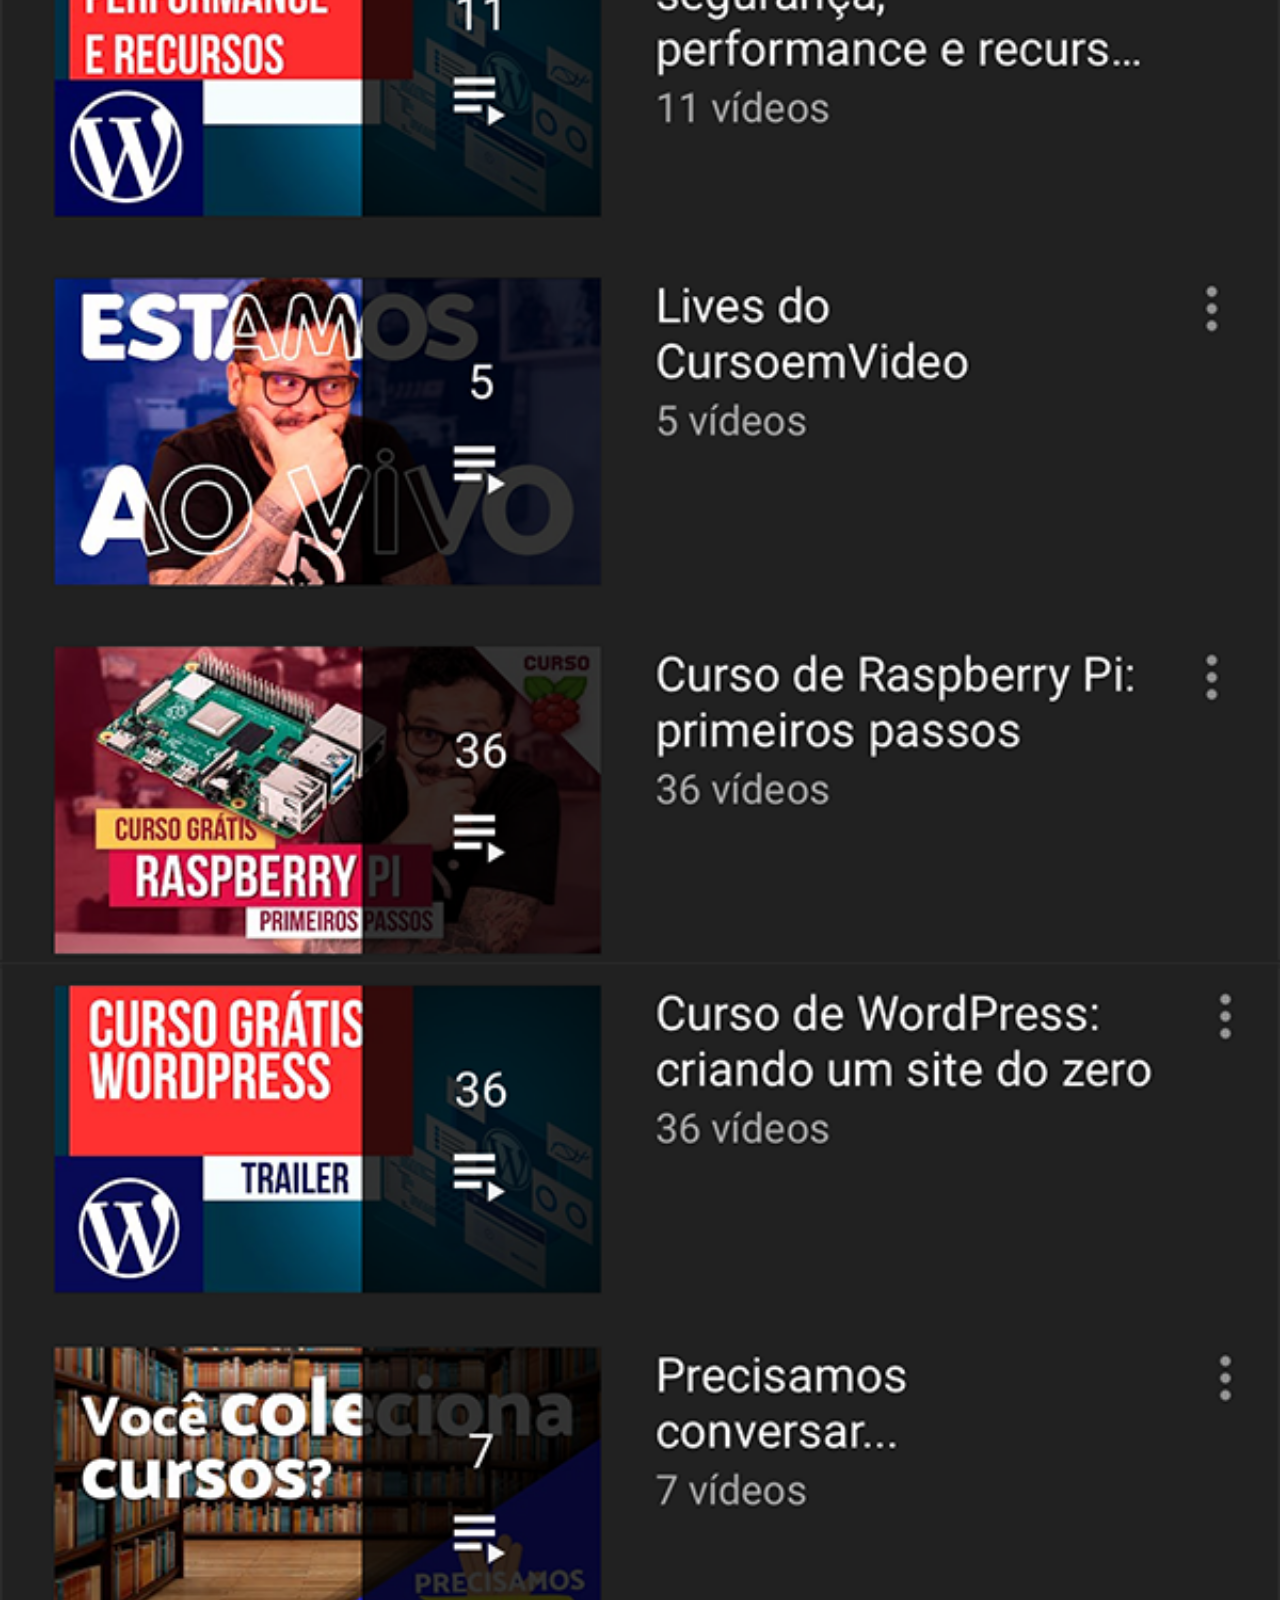
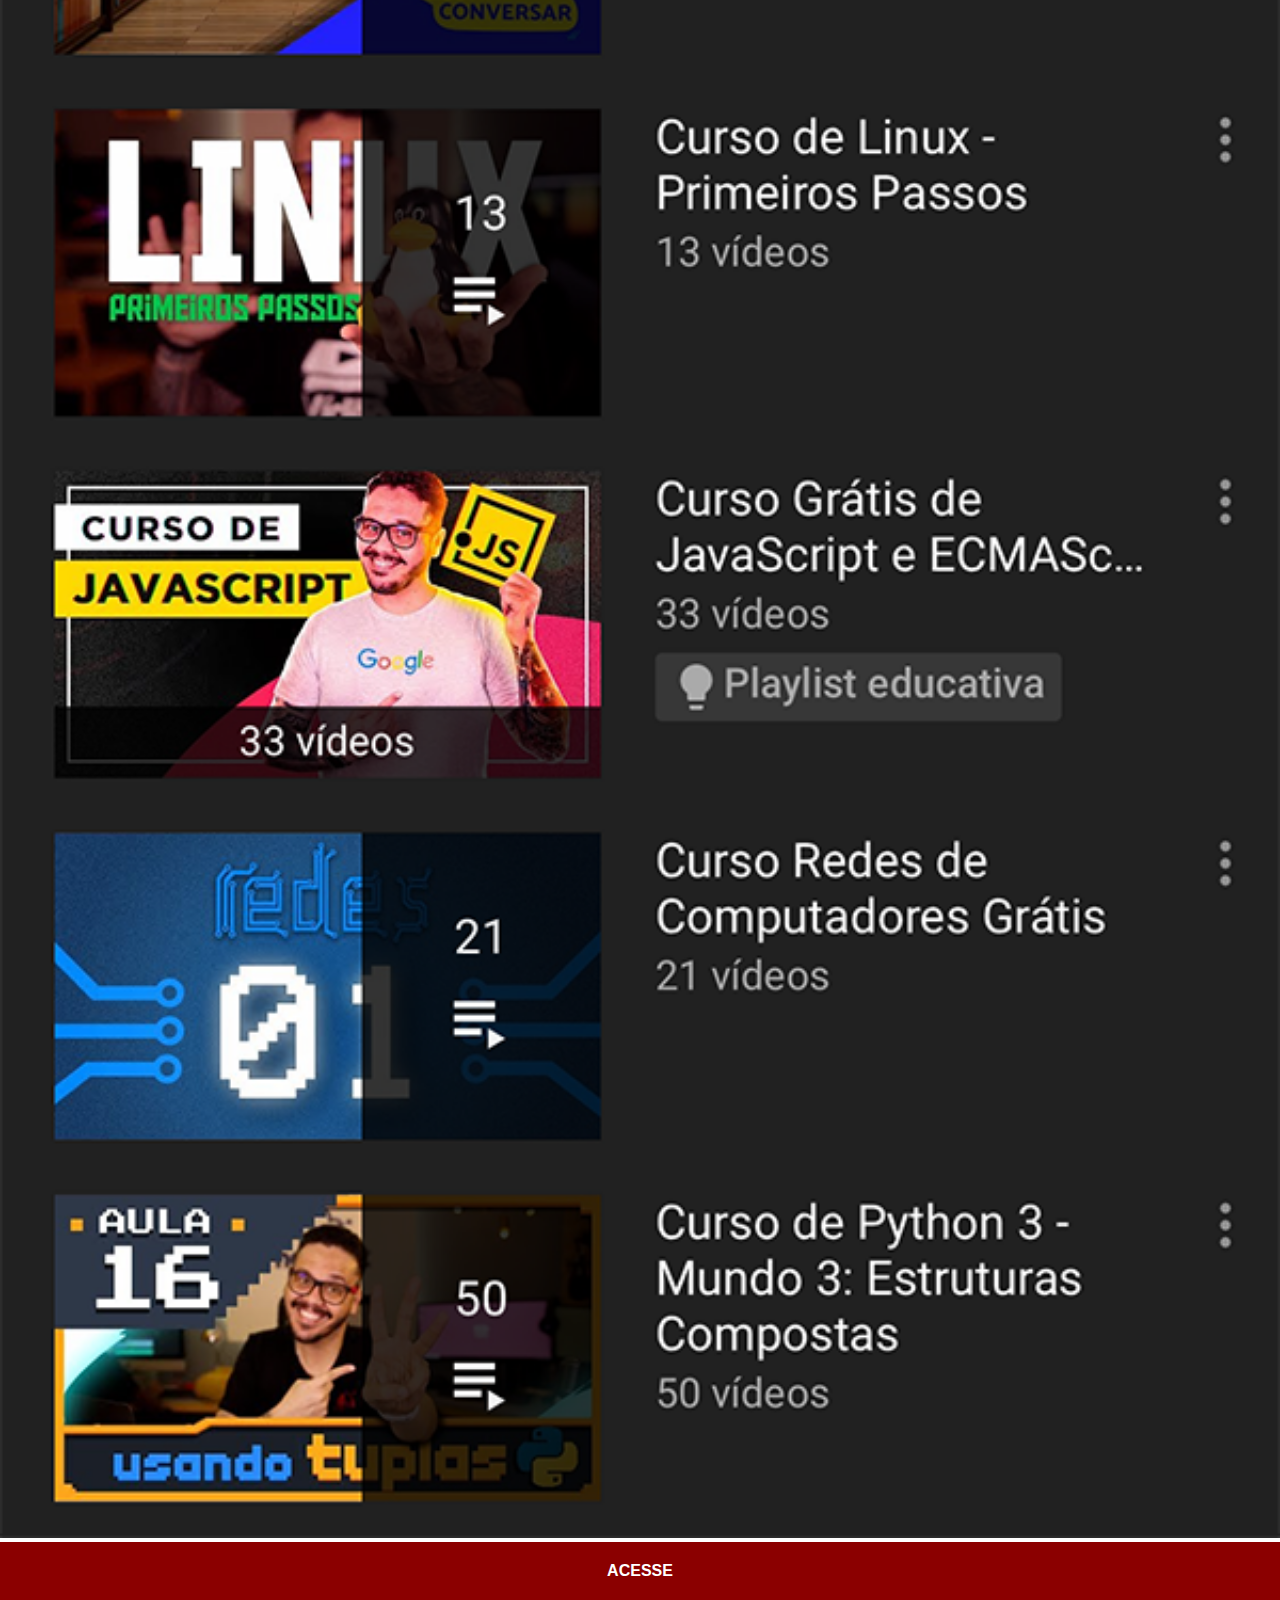
<file: desafios/rede social/botõesHTML/youtube.html>
<!DOCTYPE html>
<html lang="pt-br">
<head>
    <meta charset="UTF-8">
    <meta http-equiv="X-UA-Compatible" content="IE=edge">
    <meta name="viewport" content="width=device-width, initial-scale=1.0">
    <link rel="stylesheet" href="../stylo/social.css">
    <title>INSTAGRAM</title>
</head>
<body>
    <img src="../imagens/tela-youtube.png" alt="">
    <a href="https://www.youtube.com/channel/UC1fxAwa5scg7y5fFMHiYmVg/featured" target="_blank">ACESSE</a>
</body>
</html>
</file>
<file: desafios/rede social/stylo/style.css>
@charset "UTF-8";
*{
    margin: 0px;
    padding: 0px;
}
html, body {
    height: 100vh;
    width: 98.6vw;
    background: url(../imagens/fundo-madeira.jpg) no-repeat top center;
    background-size: cover;
    background-attachment: fixed;
}
h1 {
    text-align: center;
}
div {
    text-align: left;
    background-color: aliceblue;
    height: 400px;
    width: 400px;
}

img {
    text-align: cover;
    width: 800px;
    margin: auto;
    padding: auto;
}
main {
    height: 100vh;
    position: relative;
}
section {
    margin: 20px;
}
#telefone {
    position: absolute;
    top: 50%;
    left: 50%;
    transform: translate(-50%, -50%);
    height: 627px;
    width: 311px;
    background-color: blue;
    background: url(../imagens/frame-iphone.png) no-repeat;

}
iframe {
    position: relative;
    top: 80px;
    left: 22px;
    width: 268px;
    height: 470px;
}
#social {
    padding-top: 40px;
    text-align: right;
}

#social img{
    width: 50px;
    margin: 10px;
    border-radius: 50%;
    box-sizing: border-box;
    box-shadow: 3px 3px 5px rgba(0, 0, 0, 0.742);
}
#social img:hover {
    width: 70px;
    border: 2px solid white;
    box-shadow: 3px 3px 5px black;
    transform: translate(-3px, -3px);
    transition: transform .2s, border 0.5s ;
}
</file>
<file: exercicios/MEDIA QUERY/media01/tela.css>
@charset "UTF-8";

/*ESTILO PRA TELA*/

* {
    margin: 0px;
    padding: 0px;

}

html {
    background-color: aqua;
    font-family: Arial, Helvetica, sans-serif;
    font-size: 1em;

}
</file>
<file: exercicios/MEDIA QUERY/media01/impressora.css>
@charset "UTF-8";

* {
    margin: 10px;
    padding: 10px;
}

html, body {
    font-family: 'Courier New', Courier, monospace;
    font-size: 1.5em;
    line-height: 1.5em;
    color: blueviolet;
}



h1 {
    font-size: 2em;
    text-align: center;
}
menu {
    display: none;
}

article::after {
    content: 'este artigo foi digitado por Marcos Vinicios';
}
</file>
<file: exercicios/MEDIA QUERY/media02/style.css>
@charset "UTF-8";
/*configuraçoes gerais*/

* {
    margin: 0px;
    padding: 0px;
    font-family: Arial, Helvetica, sans-serif;
}

html, body {
    width: 100vw;
    height: 100vh;
    background-color: black;
    background-size: contain;
    background-repeat: no-repeat;
    
}

h1 {
    color: rgb(215, 18, 18);
}
</file>
<file: exercicios/MEDIA QUERY/media02/empe.css>
@charset "UTF-8";
/*comfiguraçoes em pe*/

body {
    background: url(../imagens/cev-portrait.jpg);
    background-position: center bottom;

}
</file>
<file: exercicios/MEDIA QUERY/media02/deitado.css>
@charset "UTF-8";
/*configuraçoes deitado*/

body {
    background: url(../imagens/cev-landscape.jpg);
    background-position: left bottom;
    background-repeat: no-repeat;
}
</file>
<file: desafios/rede social/stylo/social.css>
* {
    margin: 0px;
    padding: 0px;
    font-family: Arial, Helvetica, sans-serif;
}
::-webkit-scrollbar {
    width: 0px;
    height: 0px;
}

img {
    width: 100vw;
}
a {
    display: block;
    background-color: darkred;
    color: white;
    padding: 20px;
    text-align: center;
    font-weight: bold;
    text-decoration: none;
}
a:hover {
    font-size: 1.4em;
    color: rgb(239, 239, 239);
}
</file>
